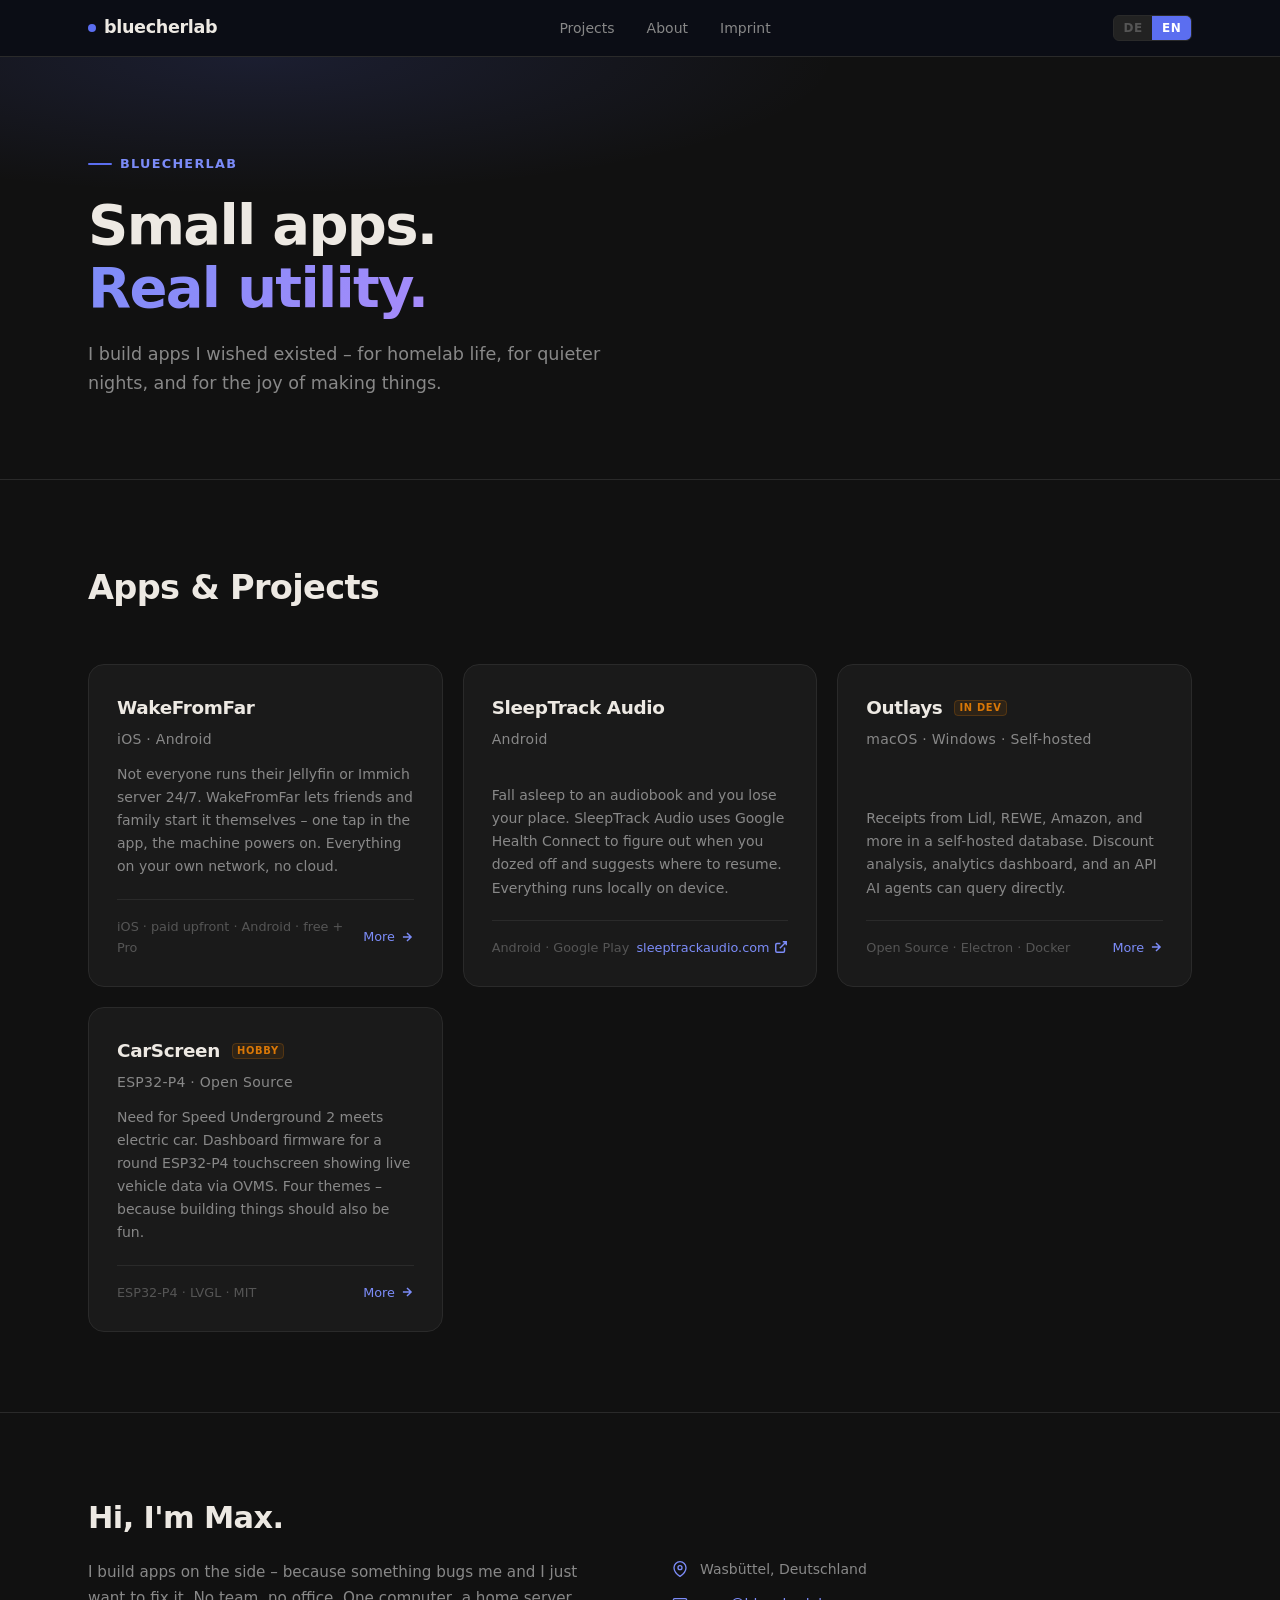
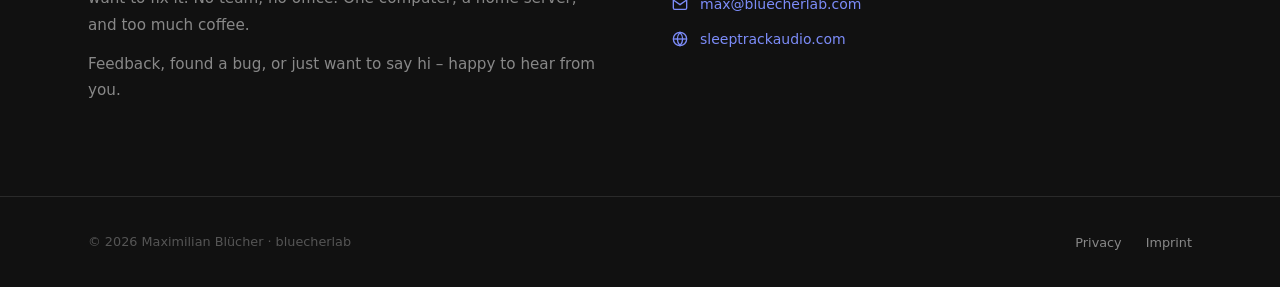
<file: website/index.html>
<!DOCTYPE html>
<html lang="de" class="lang-de">
<head>
  <meta charset="UTF-8">
  <meta name="viewport" content="width=device-width, initial-scale=1.0">
  <title>bluecherlab – Apps & Projekte von Maximilian Blücher</title>
  <meta name="description" content="Apps und Projekte von Maximilian Blücher. WakeFromFar, SleepTrack Audio, CarScreen.">
  <meta name="robots" content="index, follow">
  <link rel="canonical" href="https://bluecherlab.com">
  <meta property="og:type" content="website">
  <meta property="og:url" content="https://bluecherlab.com">
  <meta property="og:title" content="bluecherlab – Maximilian Blücher">
  <meta property="og:description" content="Apps und Projekte von Maximilian Blücher aus Wasbüttel.">
  <link rel="stylesheet" href="style.css">
</head>
<body>

<header>
  <div class="container">
    <nav class="nav">
      <a href="." class="logo">
        <span class="logo-dot"></span>
        bluecherlab
      </a>
      <ul class="nav-links">
        <li><a href="#apps"><span class="de">Projekte</span><span class="en">Projects</span></a></li>
        <li><a href="#about"><span class="de">Über mich</span><span class="en">About</span></a></li>
        <li><a href="imprint.html"><span class="de">Impressum</span><span class="en">Imprint</span></a></li>
      </ul>
      <div class="nav-right">
        <div class="lang-switch" role="group" aria-label="Language / Sprache">
          <button id="btn-de" onclick="setLang('de')" aria-label="Deutsch" class="active">DE</button>
          <button id="btn-en" onclick="setLang('en')" aria-label="English">EN</button>
        </div>
      </div>
    </nav>
  </div>
</header>

<!-- ===== HERO ===== -->
<section class="hero section">
  <div class="container">
    <p class="hero-eyebrow">bluecherlab</p>
    <h1>
      <span class="de">Kleine Apps.<br><em>Echter Nutzen.</em></span>
      <span class="en">Small apps.<br><em>Real utility.</em></span>
    </h1>
    <p class="hero-sub">
      <span class="de">Ich baue Apps, die ich selbst vermisst habe – für den Heimserver-Alltag, für ruhigere Nächte, und weil Bauen einfach Spaß macht.</span>
      <span class="en">I build apps I wished existed – for homelab life, for quieter nights, and for the joy of making things.</span>
    </p>
  </div>
</section>

<hr class="divider">

<!-- ===== PROJECTS ===== -->
<section class="section" id="apps">
  <div class="container">
    <div class="section-header">
      <h2>
        <span class="de">Apps &amp; Projekte</span>
        <span class="en">Apps &amp; Projects</span>
      </h2>
    </div>

    <div class="projects-grid">

      <!-- WakeFromFar -->
      <a href="wakefromfar/" class="project-card">
        <h3>WakeFromFar</h3>
        <p class="project-card-platform">iOS · Android</p>
        <p>
          <span class="de">Manche Jellyfin- oder Immich-Server laufen nicht 24/7. WakeFromFar lässt Freunde und Familie den Server trotzdem selbst starten – ein Tap in der App, der Rechner fährt hoch. Alles im eigenen Netzwerk, keine Cloud.</span>
          <span class="en">Not everyone runs their Jellyfin or Immich server 24/7. WakeFromFar lets friends and family start it themselves – one tap in the app, the machine powers on. Everything on your own network, no cloud.</span>
        </p>
        <div class="project-card-footer">
          <span>
            <span class="de">iOS · Einmaliger Kauf · Android · Kostenlos + Pro</span>
            <span class="en">iOS · paid upfront · Android · free + Pro</span>
          </span>
          <span class="project-card-link">
            <span class="de">Mehr</span><span class="en">More</span>
            <svg width="14" height="14" viewBox="0 0 24 24" fill="none" stroke="currentColor" stroke-width="2.5"><path d="M5 12h14M12 5l7 7-7 7"/></svg>
          </span>
        </div>
      </a>

      <!-- SleepTrack Audio -->
      <a href="https://sleeptrackaudio.com" target="_blank" rel="noopener noreferrer" class="project-card">
        <h3>SleepTrack Audio</h3>
        <p class="project-card-platform">Android</p>
        <p>
          <span class="de">Beim Einschlafen verliert man seinen Platz im Hörbuch. SleepTrack Audio merkt sich über Google Health Connect, wann du weggedämmert bist, und schlägt morgens den richtigen Moment vor. Alles lokal auf dem Gerät.</span>
          <span class="en">Fall asleep to an audiobook and you lose your place. SleepTrack Audio uses Google Health Connect to figure out when you dozed off and suggests where to resume. Everything runs locally on device.</span>
        </p>
        <div class="project-card-footer">
          <span>Android · Google Play</span>
          <span class="project-card-link">
            sleeptrackaudio.com
            <svg width="14" height="14" viewBox="0 0 24 24" fill="none" stroke="currentColor" stroke-width="2.5"><path d="M18 13v6a2 2 0 01-2 2H5a2 2 0 01-2-2V8a2 2 0 012-2h6M15 3h6v6M10 14L21 3"/></svg>
          </span>
        </div>
      </a>

      <!-- Outlays -->
      <a href="outlays/" class="project-card">
        <h3>Outlays <span class="hobby-badge"><span class="de">In Entwicklung</span><span class="en">In Dev</span></span></h3>
        <p class="project-card-platform">
          <span class="de">macOS · Windows · Self-hosted</span>
          <span class="en">macOS · Windows · Self-hosted</span>
        </p>
        <p>
          <span class="de">Kassenbons von Lidl, REWE, Amazon und mehr in einer selbst gehosteten Datenbank. Mit Rabatt-Auswertung, Analytics-Dashboard und einer API, über die auch KI-Agenten direkt abfragen können.</span>
          <span class="en">Receipts from Lidl, REWE, Amazon, and more in a self-hosted database. Discount analysis, analytics dashboard, and an API AI agents can query directly.</span>
        </p>
        <div class="project-card-footer">
          <span>Open Source · Electron · Docker</span>
          <span class="project-card-link">
            <span class="de">Mehr</span><span class="en">More</span>
            <svg width="14" height="14" viewBox="0 0 24 24" fill="none" stroke="currentColor" stroke-width="2.5"><path d="M5 12h14M12 5l7 7-7 7"/></svg>
          </span>
        </div>
      </a>

      <!-- CarScreen -->
      <a href="carscreen/" class="project-card">
        <h3>CarScreen <span class="hobby-badge"><span class="de">Hobby</span><span class="en">Hobby</span></span></h3>
        <p class="project-card-platform">ESP32-P4 · Open Source</p>
        <p>
          <span class="de">Need for Speed Underground 2 trifft Elektroauto. Dashboard-Firmware für ein rundes ESP32-P4 Touchdisplay, das Live-Fahrzeugdaten per OVMS empfängt. Vier Themes, weil Basteln auch Spaß machen darf.</span>
          <span class="en">Need for Speed Underground 2 meets electric car. Dashboard firmware for a round ESP32-P4 touchscreen showing live vehicle data via OVMS. Four themes – because building things should also be fun.</span>
        </p>
        <div class="project-card-footer">
          <span>ESP32-P4 · LVGL · MIT</span>
          <span class="project-card-link">
            <span class="de">Mehr</span><span class="en">More</span>
            <svg width="14" height="14" viewBox="0 0 24 24" fill="none" stroke="currentColor" stroke-width="2.5"><path d="M5 12h14M12 5l7 7-7 7"/></svg>
          </span>
        </div>
      </a>

    </div>
  </div>
</section>

<hr class="divider">

<!-- ===== ABOUT ===== -->
<section class="section" id="about">
  <div class="container">
    <div class="about-grid">
      <div class="about-text">
        <h2>
          <span class="de">Hallo, ich bin Max.</span>
          <span class="en">Hi, I'm Max.</span>
        </h2>
        <p>
          <span class="de">Ich entwickle Apps nebenbei – weil mich etwas nervt und ich's einfach bauen will. Kein Team, kein Büro. Ein Rechner, ein Heimserver und zu viel Kaffee.</span>
          <span class="en">I build apps on the side – because something bugs me and I just want to fix it. No team, no office. One computer, a home server, and too much coffee.</span>
        </p>
        <p>
          <span class="de">Feedback, Fehler gefunden, oder einfach Hallo sagen – ich freue mich über eine Mail.</span>
          <span class="en">Feedback, found a bug, or just want to say hi – happy to hear from you.</span>
        </p>
      </div>
      <div class="about-meta">
        <div class="meta-item">
          <svg width="16" height="16" viewBox="0 0 24 24" fill="none" stroke="currentColor" stroke-width="2"><path d="M21 10c0 7-9 13-9 13s-9-6-9-13a9 9 0 0118 0z"/><circle cx="12" cy="10" r="3"/></svg>
          Wasbüttel, Deutschland
        </div>
        <div class="meta-item">
          <svg width="16" height="16" viewBox="0 0 24 24" fill="none" stroke="currentColor" stroke-width="2"><path d="M4 4h16c1.1 0 2 .9 2 2v12c0 1.1-.9 2-2 2H4c-1.1 0-2-.9-2-2V6c0-1.1.9-2 2-2z"/><polyline points="22,6 12,13 2,6"/></svg>
          <a href="mailto:max@bluecherlab.com">max@bluecherlab.com</a>
        </div>
        <div class="meta-item">
          <svg width="16" height="16" viewBox="0 0 24 24" fill="none" stroke="currentColor" stroke-width="2"><circle cx="12" cy="12" r="10"/><line x1="2" y1="12" x2="22" y2="12"/><path d="M12 2a15.3 15.3 0 014 10 15.3 15.3 0 01-4 10 15.3 15.3 0 01-4-10 15.3 15.3 0 014-10z"/></svg>
          <a href="https://sleeptrackaudio.com" target="_blank" rel="noopener noreferrer">sleeptrackaudio.com</a>
        </div>
      </div>
    </div>
  </div>
</section>

<!-- ===== FOOTER ===== -->
<footer>
  <div class="container">
    <div class="footer-inner">
      <p class="footer-copy">© 2026 Maximilian Blücher · bluecherlab</p>
      <ul class="footer-links">
        <li><a href="privacy.html"><span class="de">Datenschutz</span><span class="en">Privacy</span></a></li>
        <li><a href="imprint.html"><span class="de">Impressum</span><span class="en">Imprint</span></a></li>
      </ul>
    </div>
  </div>
</footer>

<script>
  const LS_KEY = 'wff-lang';
  function setLang(lang) {
    document.documentElement.classList.remove('lang-de', 'lang-en');
    document.documentElement.classList.add('lang-' + lang);
    document.documentElement.lang = lang;
    document.getElementById('btn-de').classList.toggle('active', lang === 'de');
    document.getElementById('btn-en').classList.toggle('active', lang === 'en');
    try { localStorage.setItem(LS_KEY, lang); } catch(e) {}
  }
  (function() {
    let lang;
    try { lang = localStorage.getItem(LS_KEY); } catch(e) {}
    if (!lang) lang = (navigator.language || 'de').startsWith('de') ? 'de' : 'en';
    setLang(lang);
  })();
</script>

</body>
</html>
</file>
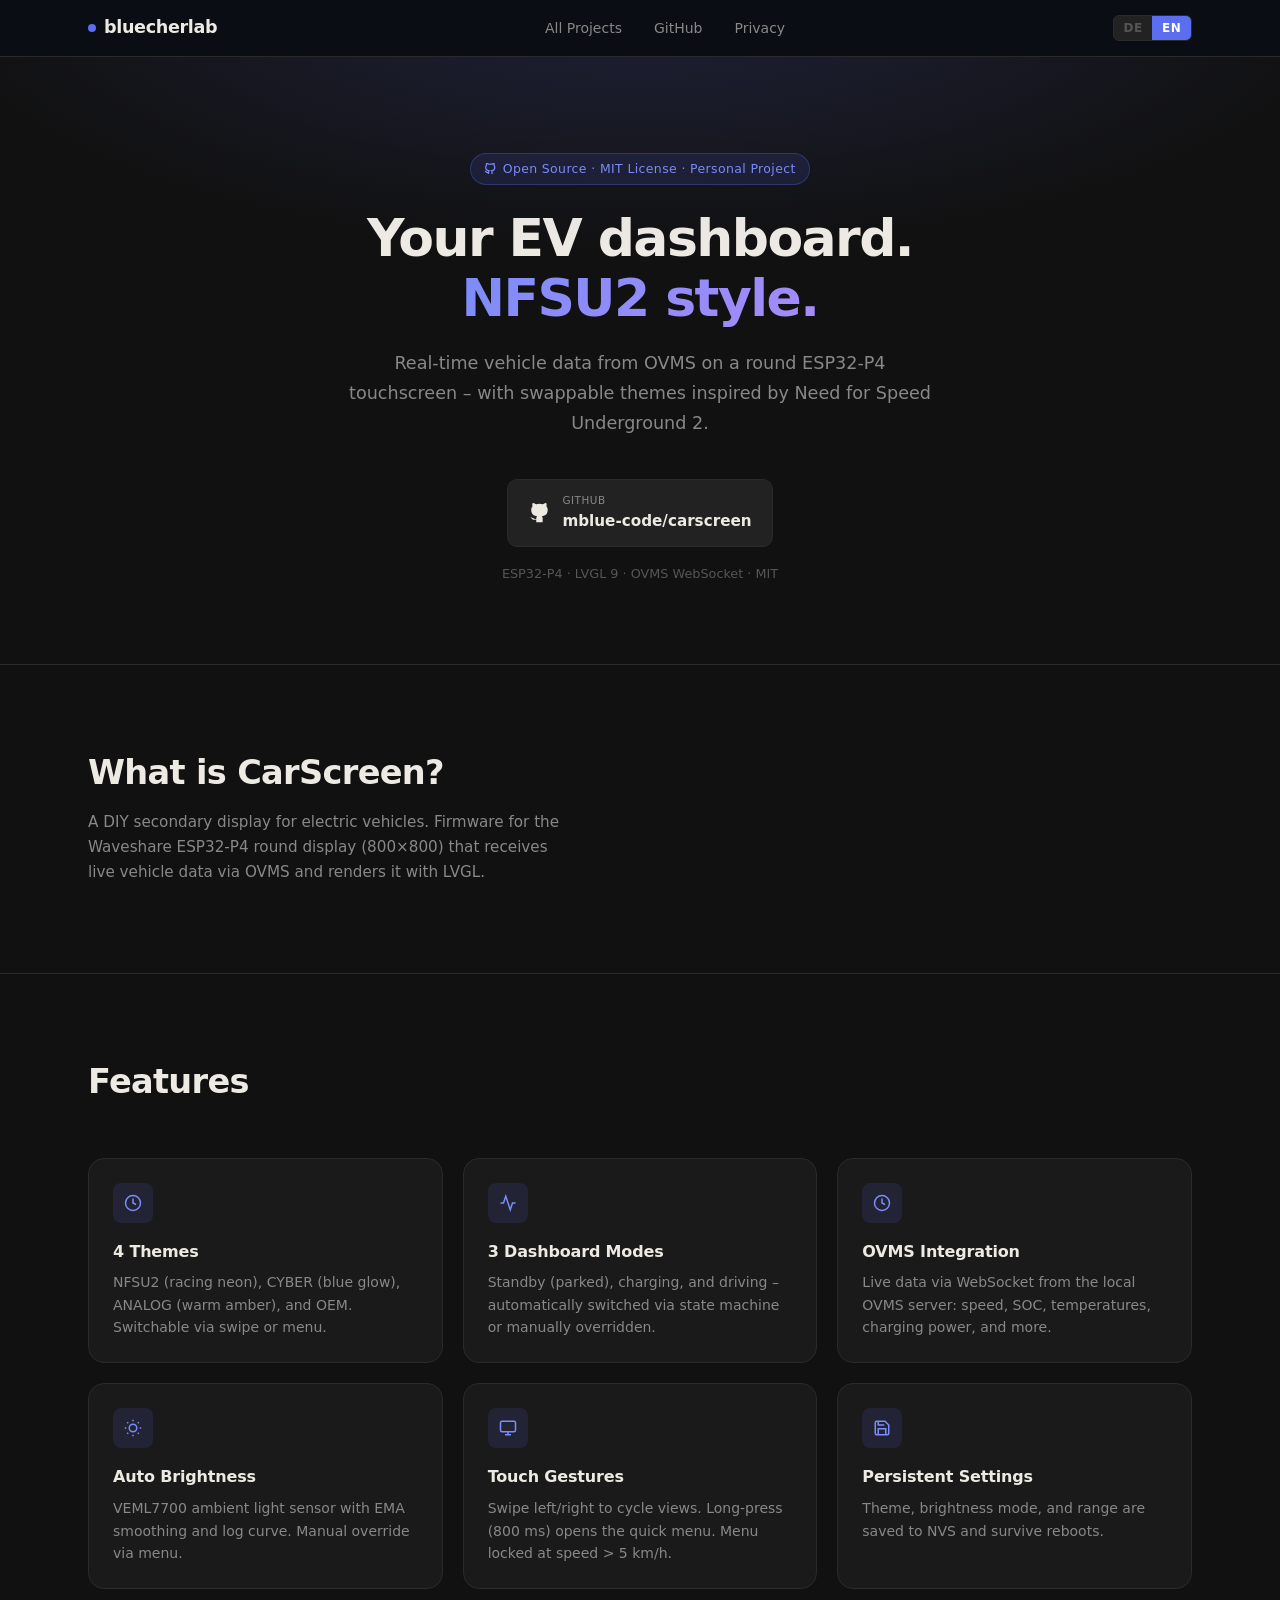
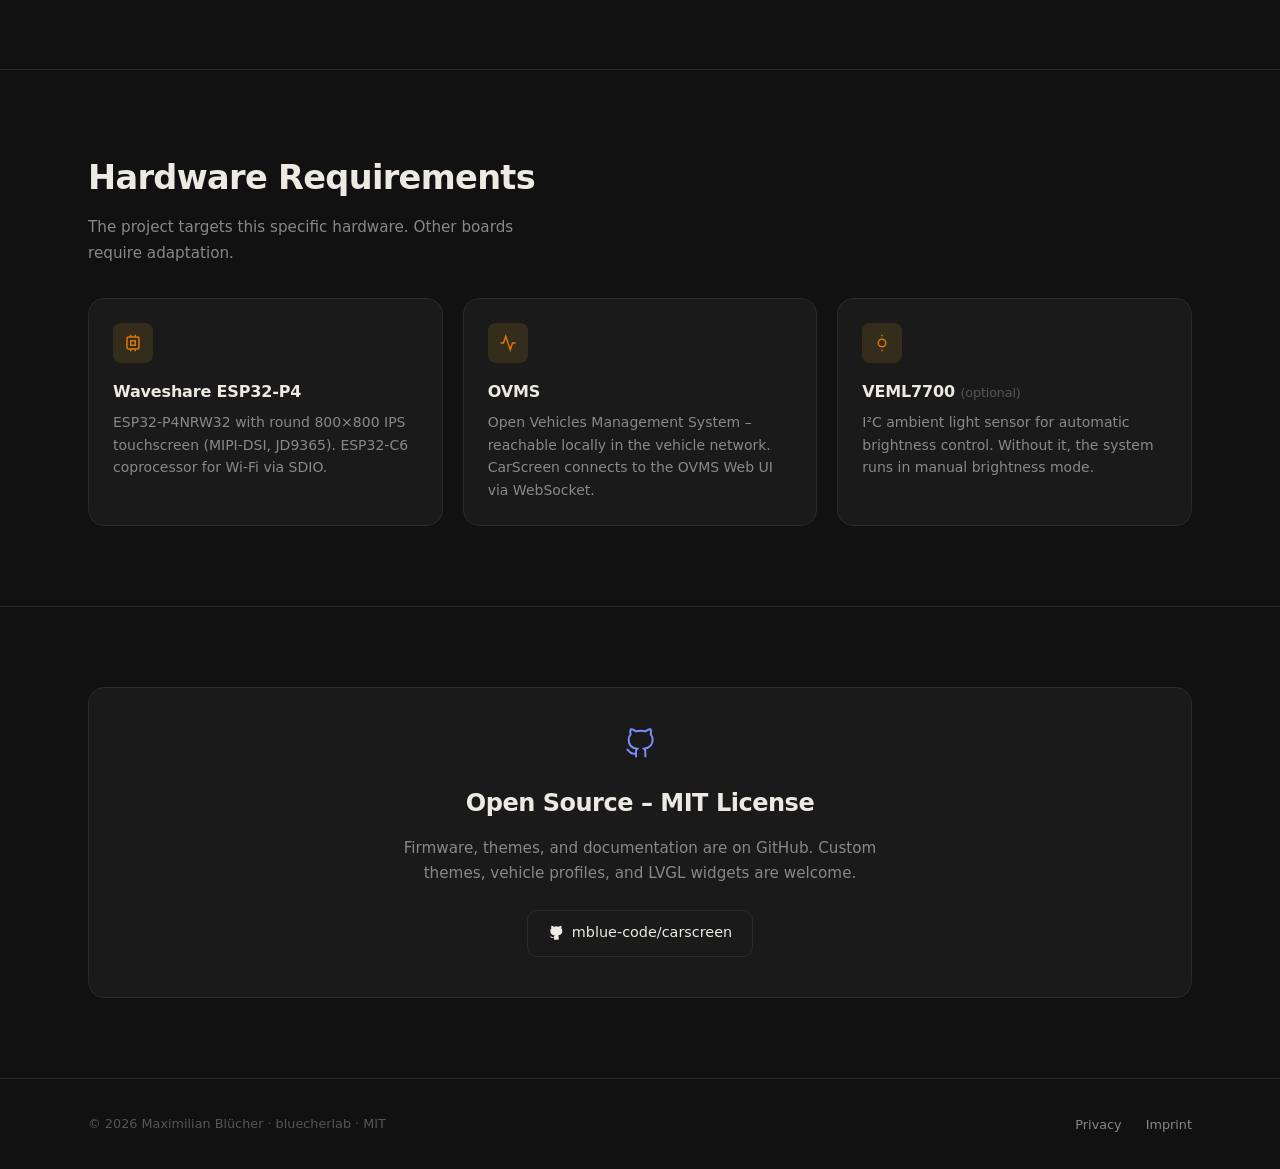
<file: website/carscreen/index.html>
<!DOCTYPE html>
<html lang="de" class="lang-de">
<head>
  <meta charset="UTF-8">
  <meta name="viewport" content="width=device-width, initial-scale=1.0">
  <title>CarScreen – EV Dashboard im NFSU2-Stil</title>
  <meta name="description" content="Selbstgebautes EV-Dashboard auf ESP32-P4 mit LVGL. NFSU2-inspirierte Themes, OVMS-Integration, Touchscreen. Open Source, MIT Lizenz.">
  <meta name="robots" content="index, follow">
  <link rel="canonical" href="https://bluecherlab.com/carscreen/">
  <meta property="og:type" content="website">
  <meta property="og:url" content="https://bluecherlab.com/carscreen/">
  <meta property="og:title" content="CarScreen – EV Dashboard">
  <meta property="og:description" content="Need for Speed Underground 2 trifft Elektroauto. ESP32-P4 Dashboard mit OVMS.">
  <link rel="stylesheet" href="../style.css">
</head>
<body>

<header>
  <div class="container">
    <nav class="nav">
      <a href="../" class="logo">
        <span class="logo-dot"></span>
        bluecherlab
      </a>
      <ul class="nav-links">
        <li><a href="../#apps"><span class="de">Alle Projekte</span><span class="en">All Projects</span></a></li>
        <li><a href="https://github.com/mblue-code/carscreen" target="_blank" rel="noopener noreferrer">GitHub</a></li>
        <li><a href="../privacy.html"><span class="de">Datenschutz</span><span class="en">Privacy</span></a></li>
      </ul>
      <div class="nav-right">
        <div class="lang-switch" role="group" aria-label="Language / Sprache">
          <button id="btn-de" onclick="setLang('de')" aria-label="Deutsch" class="active">DE</button>
          <button id="btn-en" onclick="setLang('en')" aria-label="English">EN</button>
        </div>
      </div>
    </nav>
  </div>
</header>

<!-- ===== HERO ===== -->
<section class="hero-centered">
  <div class="container">
    <div class="badge">
      <svg width="12" height="12" viewBox="0 0 24 24" fill="none" stroke="currentColor" stroke-width="2.5"><path d="M9 19c-5 1.5-5-2.5-7-3m14 6v-3.87a3.37 3.37 0 0 0-.94-2.61c3.14-.35 6.44-1.54 6.44-7A5.44 5.44 0 0 0 20 4.77 5.07 5.07 0 0 0 19.91 1S18.73.65 16 2.48a13.38 13.38 0 0 0-7 0C6.27.65 5.09 1 5.09 1A5.07 5.07 0 0 0 5 4.77a5.44 5.44 0 0 0-1.5 3.78c0 5.42 3.3 6.61 6.44 7A3.37 3.37 0 0 0 9 18.13V22"/></svg>
      <span class="de">Open Source · MIT Lizenz · Persönliches Projekt</span>
      <span class="en">Open Source · MIT License · Personal Project</span>
    </div>

    <h1>
      <span class="de">Dein EV-Dashboard.<br><em>NFSU2-Style.</em></span>
      <span class="en">Your EV dashboard.<br><em>NFSU2 style.</em></span>
    </h1>

    <p class="hero-sub-centered">
      <span class="de">Echtzeit-Fahrzeugdaten vom OVMS-System auf einem runden ESP32-P4 Touchscreen – mit wechselbaren Themes im Need for Speed Underground 2-Stil.</span>
      <span class="en">Real-time vehicle data from OVMS on a round ESP32-P4 touchscreen – with swappable themes inspired by Need for Speed Underground 2.</span>
    </p>

    <div class="store-buttons">
      <a href="https://github.com/mblue-code/carscreen" target="_blank" rel="noopener noreferrer" class="store-btn">
        <svg width="22" height="22" viewBox="0 0 24 24" fill="currentColor" aria-hidden="true">
          <path d="M9 19c-5 1.5-5-2.5-7-3m14 6v-3.87a3.37 3.37 0 0 0-.94-2.61c3.14-.35 6.44-1.54 6.44-7A5.44 5.44 0 0 0 20 4.77 5.07 5.07 0 0 0 19.91 1S18.73.65 16 2.48a13.38 13.38 0 0 0-7 0C6.27.65 5.09 1 5.09 1A5.07 5.07 0 0 0 5 4.77a5.44 5.44 0 0 0-1.5 3.78c0 5.42 3.3 6.61 6.44 7A3.37 3.37 0 0 0 9 18.13V22"/>
        </svg>
        <div class="store-btn-text">
          <small>GitHub</small>
          <strong>mblue-code/carscreen</strong>
        </div>
      </a>
    </div>

    <p class="hero-note">
      <span class="de">ESP32-P4 · LVGL 9 · OVMS WebSocket · MIT</span>
      <span class="en">ESP32-P4 · LVGL 9 · OVMS WebSocket · MIT</span>
    </p>
  </div>
</section>

<hr class="divider">

<!-- ===== ABOUT ===== -->
<section class="section" id="about">
  <div class="container">
    <div class="section-header">
      <h2>
        <span class="de">Was ist CarScreen?</span>
        <span class="en">What is CarScreen?</span>
      </h2>
      <p>
        <span class="de">Ein selbstgebautes Sekundärdisplay für Elektrofahrzeuge. Firmware für das Waveshare ESP32-P4 Round Display (800×800), das Fahrzeugdaten live über OVMS empfängt und mit LVGL visualisiert.</span>
        <span class="en">A DIY secondary display for electric vehicles. Firmware for the Waveshare ESP32-P4 round display (800×800) that receives live vehicle data via OVMS and renders it with LVGL.</span>
      </p>
    </div>
  </div>
</section>

<hr class="divider">

<!-- ===== FEATURES ===== -->
<section class="section" id="features">
  <div class="container">
    <div class="section-header">
      <h2>
        <span class="de">Funktionen</span>
        <span class="en">Features</span>
      </h2>
    </div>

    <div class="features-grid">

      <div class="feature-card">
        <div class="feature-icon">
          <svg width="18" height="18" viewBox="0 0 24 24" fill="none" stroke="currentColor" stroke-width="2"><circle cx="12" cy="12" r="10"/><polyline points="12 6 12 12 16 14"/></svg>
        </div>
        <h3><span class="de">4 Themes</span><span class="en">4 Themes</span></h3>
        <p>
          <span class="de">NFSU2 (Rennsport-Neon), CYBER (blaues Glow), ANALOG (warmes Amber) und OEM. Per Swipe oder Menü wechselbar.</span>
          <span class="en">NFSU2 (racing neon), CYBER (blue glow), ANALOG (warm amber), and OEM. Switchable via swipe or menu.</span>
        </p>
      </div>

      <div class="feature-card">
        <div class="feature-icon">
          <svg width="18" height="18" viewBox="0 0 24 24" fill="none" stroke="currentColor" stroke-width="2"><polyline points="22 12 18 12 15 21 9 3 6 12 2 12"/></svg>
        </div>
        <h3><span class="de">3 Dashboard-Modi</span><span class="en">3 Dashboard Modes</span></h3>
        <p>
          <span class="de">Standby (geparkt), Laden und Fahren – automatisch per State Machine umgeschaltet oder manuell überschrieben.</span>
          <span class="en">Standby (parked), charging, and driving – automatically switched via state machine or manually overridden.</span>
        </p>
      </div>

      <div class="feature-card">
        <div class="feature-icon">
          <svg width="18" height="18" viewBox="0 0 24 24" fill="none" stroke="currentColor" stroke-width="2"><path d="M12 2a10 10 0 110 20A10 10 0 0112 2z"/><path d="M12 6v6l4 2"/></svg>
        </div>
        <h3><span class="de">OVMS-Integration</span><span class="en">OVMS Integration</span></h3>
        <p>
          <span class="de">Live-Daten per WebSocket vom lokalen OVMS-Server: Geschwindigkeit, SOC, Temperaturen, Ladeleistung und mehr.</span>
          <span class="en">Live data via WebSocket from the local OVMS server: speed, SOC, temperatures, charging power, and more.</span>
        </p>
      </div>

      <div class="feature-card">
        <div class="feature-icon">
          <svg width="18" height="18" viewBox="0 0 24 24" fill="none" stroke="currentColor" stroke-width="2"><circle cx="12" cy="12" r="5"/><line x1="12" y1="1" x2="12" y2="3"/><line x1="12" y1="21" x2="12" y2="23"/><line x1="4.22" y1="4.22" x2="5.64" y2="5.64"/><line x1="18.36" y1="18.36" x2="19.78" y2="19.78"/><line x1="1" y1="12" x2="3" y2="12"/><line x1="21" y1="12" x2="23" y2="12"/><line x1="4.22" y1="19.78" x2="5.64" y2="18.36"/><line x1="18.36" y1="5.64" x2="19.78" y2="4.22"/></svg>
        </div>
        <h3><span class="de">Auto-Helligkeit</span><span class="en">Auto Brightness</span></h3>
        <p>
          <span class="de">VEML7700-Umgebungslichtsensor mit EMA-Glättung und logarithmischer Kurve. Manuelle Überschreibung im Menü.</span>
          <span class="en">VEML7700 ambient light sensor with EMA smoothing and log curve. Manual override via menu.</span>
        </p>
      </div>

      <div class="feature-card">
        <div class="feature-icon">
          <svg width="18" height="18" viewBox="0 0 24 24" fill="none" stroke="currentColor" stroke-width="2"><rect x="2" y="3" width="20" height="14" rx="2"/><path d="M8 21h8M12 17v4"/></svg>
        </div>
        <h3><span class="de">Touch-Gesten</span><span class="en">Touch Gestures</span></h3>
        <p>
          <span class="de">Swipe links/rechts zum Wechseln der Ansicht. Lang-Press (800 ms) öffnet das Quick-Menü. Fahrsperre bei Tempo &gt; 5 km/h.</span>
          <span class="en">Swipe left/right to cycle views. Long-press (800 ms) opens the quick menu. Menu locked at speed &gt; 5 km/h.</span>
        </p>
      </div>

      <div class="feature-card">
        <div class="feature-icon">
          <svg width="18" height="18" viewBox="0 0 24 24" fill="none" stroke="currentColor" stroke-width="2"><path d="M19 21H5a2 2 0 01-2-2V5a2 2 0 012-2h11l5 5v11a2 2 0 01-2 2z"/><polyline points="17 21 17 13 7 13 7 21"/><polyline points="7 3 7 8 15 8"/></svg>
        </div>
        <h3><span class="de">Persistente Einstellungen</span><span class="en">Persistent Settings</span></h3>
        <p>
          <span class="de">Theme, Helligkeitsmodus und -bereich werden im NVS gespeichert und überleben Neustarts.</span>
          <span class="en">Theme, brightness mode, and range are saved to NVS and survive reboots.</span>
        </p>
      </div>

    </div>
  </div>
</section>

<hr class="divider">

<!-- ===== HARDWARE ===== -->
<section class="section" id="hardware">
  <div class="container">
    <div class="section-header">
      <h2>
        <span class="de">Hardware-Voraussetzungen</span>
        <span class="en">Hardware Requirements</span>
      </h2>
      <p>
        <span class="de">Das Projekt ist auf diese Hardware ausgelegt. Andere Boards erfordern Anpassungen.</span>
        <span class="en">The project targets this specific hardware. Other boards require adaptation.</span>
      </p>
    </div>

    <div class="features-grid" style="margin-top: 2rem;">

      <div class="feature-card">
        <div class="feature-icon" style="background: rgba(240,180,41,0.12); color: var(--amber);">
          <svg width="18" height="18" viewBox="0 0 24 24" fill="none" stroke="currentColor" stroke-width="2"><rect x="4" y="4" width="16" height="16" rx="2"/><rect x="9" y="9" width="6" height="6"/><line x1="9" y1="1" x2="9" y2="4"/><line x1="15" y1="1" x2="15" y2="4"/><line x1="9" y1="20" x2="9" y2="23"/><line x1="15" y1="20" x2="15" y2="23"/></svg>
        </div>
        <h3>Waveshare ESP32-P4</h3>
        <p>
          <span class="de">ESP32-P4NRW32 mit rundem 800×800 IPS-Touchscreen (MIPI-DSI, JD9365). ESP32-C6 Koprozessor für Wi-Fi über SDIO.</span>
          <span class="en">ESP32-P4NRW32 with round 800×800 IPS touchscreen (MIPI-DSI, JD9365). ESP32-C6 coprocessor for Wi-Fi via SDIO.</span>
        </p>
      </div>

      <div class="feature-card">
        <div class="feature-icon" style="background: rgba(240,180,41,0.12); color: var(--amber);">
          <svg width="18" height="18" viewBox="0 0 24 24" fill="none" stroke="currentColor" stroke-width="2"><polyline points="22 12 18 12 15 21 9 3 6 12 2 12"/></svg>
        </div>
        <h3>OVMS</h3>
        <p>
          <span class="de">Open Vehicles Management System – lokal im Fahrzeugnetzwerk erreichbar. CarScreen verbindet sich per WebSocket mit dem OVMS Web-UI.</span>
          <span class="en">Open Vehicles Management System – reachable locally in the vehicle network. CarScreen connects to the OVMS Web UI via WebSocket.</span>
        </p>
      </div>

      <div class="feature-card">
        <div class="feature-icon" style="background: rgba(240,180,41,0.12); color: var(--amber);">
          <svg width="18" height="18" viewBox="0 0 24 24" fill="none" stroke="currentColor" stroke-width="2"><circle cx="12" cy="12" r="5"/><line x1="12" y1="1" x2="12" y2="3"/><line x1="12" y1="21" x2="12" y2="23"/></svg>
        </div>
        <h3>VEML7700 <span style="color:var(--dim);font-weight:400;font-size:0.8rem;">(optional)</span></h3>
        <p>
          <span class="de">I²C-Umgebungslichtsensor für automatische Helligkeitsregelung. Ohne den Sensor läuft das System im manuellen Modus.</span>
          <span class="en">I²C ambient light sensor for automatic brightness control. Without it, the system runs in manual brightness mode.</span>
        </p>
      </div>

    </div>
  </div>
</section>

<hr class="divider">

<!-- ===== OSS ===== -->
<section class="section">
  <div class="container">
    <div class="oss-banner">
      <svg width="32" height="32" viewBox="0 0 24 24" fill="none" stroke="currentColor" stroke-width="1.5" style="margin: 0 auto 1rem; color: var(--accent-h);" aria-hidden="true">
        <path d="M9 19c-5 1.5-5-2.5-7-3m14 6v-3.87a3.37 3.37 0 0 0-.94-2.61c3.14-.35 6.44-1.54 6.44-7A5.44 5.44 0 0 0 20 4.77 5.07 5.07 0 0 0 19.91 1S18.73.65 16 2.48a13.38 13.38 0 0 0-7 0C6.27.65 5.09 1 5.09 1A5.07 5.07 0 0 0 5 4.77a5.44 5.44 0 0 0-1.5 3.78c0 5.42 3.3 6.61 6.44 7A3.37 3.37 0 0 0 9 18.13V22"/>
      </svg>
      <h2>
        <span class="de">Open Source – MIT Lizenz</span>
        <span class="en">Open Source – MIT License</span>
      </h2>
      <p>
        <span class="de">Firmware, Themes und Dokumentation sind auf GitHub verfügbar. Eigene Themes, Fahrzeugprofile und LVGL-Widgets willkommen.</span>
        <span class="en">Firmware, themes, and documentation are on GitHub. Custom themes, vehicle profiles, and LVGL widgets are welcome.</span>
      </p>
      <a href="https://github.com/mblue-code/carscreen" target="_blank" rel="noopener noreferrer" class="btn btn-outline">
        <svg width="16" height="16" viewBox="0 0 24 24" fill="currentColor" aria-hidden="true">
          <path d="M9 19c-5 1.5-5-2.5-7-3m14 6v-3.87a3.37 3.37 0 0 0-.94-2.61c3.14-.35 6.44-1.54 6.44-7A5.44 5.44 0 0 0 20 4.77 5.07 5.07 0 0 0 19.91 1S18.73.65 16 2.48a13.38 13.38 0 0 0-7 0C6.27.65 5.09 1 5.09 1A5.07 5.07 0 0 0 5 4.77a5.44 5.44 0 0 0-1.5 3.78c0 5.42 3.3 6.61 6.44 7A3.37 3.37 0 0 0 9 18.13V22"/>
        </svg>
        mblue-code/carscreen
      </a>
    </div>
  </div>
</section>

<!-- ===== FOOTER ===== -->
<footer>
  <div class="container">
    <div class="footer-inner">
      <p class="footer-copy">© 2026 Maximilian Blücher · bluecherlab · MIT</p>
      <ul class="footer-links">
        <li><a href="../privacy.html"><span class="de">Datenschutz</span><span class="en">Privacy</span></a></li>
        <li><a href="../imprint.html"><span class="de">Impressum</span><span class="en">Imprint</span></a></li>
      </ul>
    </div>
  </div>
</footer>

<script>
  const LS_KEY = 'wff-lang';
  function setLang(lang) {
    document.documentElement.classList.remove('lang-de', 'lang-en');
    document.documentElement.classList.add('lang-' + lang);
    document.documentElement.lang = lang;
    document.getElementById('btn-de').classList.toggle('active', lang === 'de');
    document.getElementById('btn-en').classList.toggle('active', lang === 'en');
    try { localStorage.setItem(LS_KEY, lang); } catch(e) {}
  }
  (function() {
    let lang;
    try { lang = localStorage.getItem(LS_KEY); } catch(e) {}
    if (!lang) lang = (navigator.language || 'de').startsWith('de') ? 'de' : 'en';
    setLang(lang);
  })();
</script>

</body>
</html>
</file>
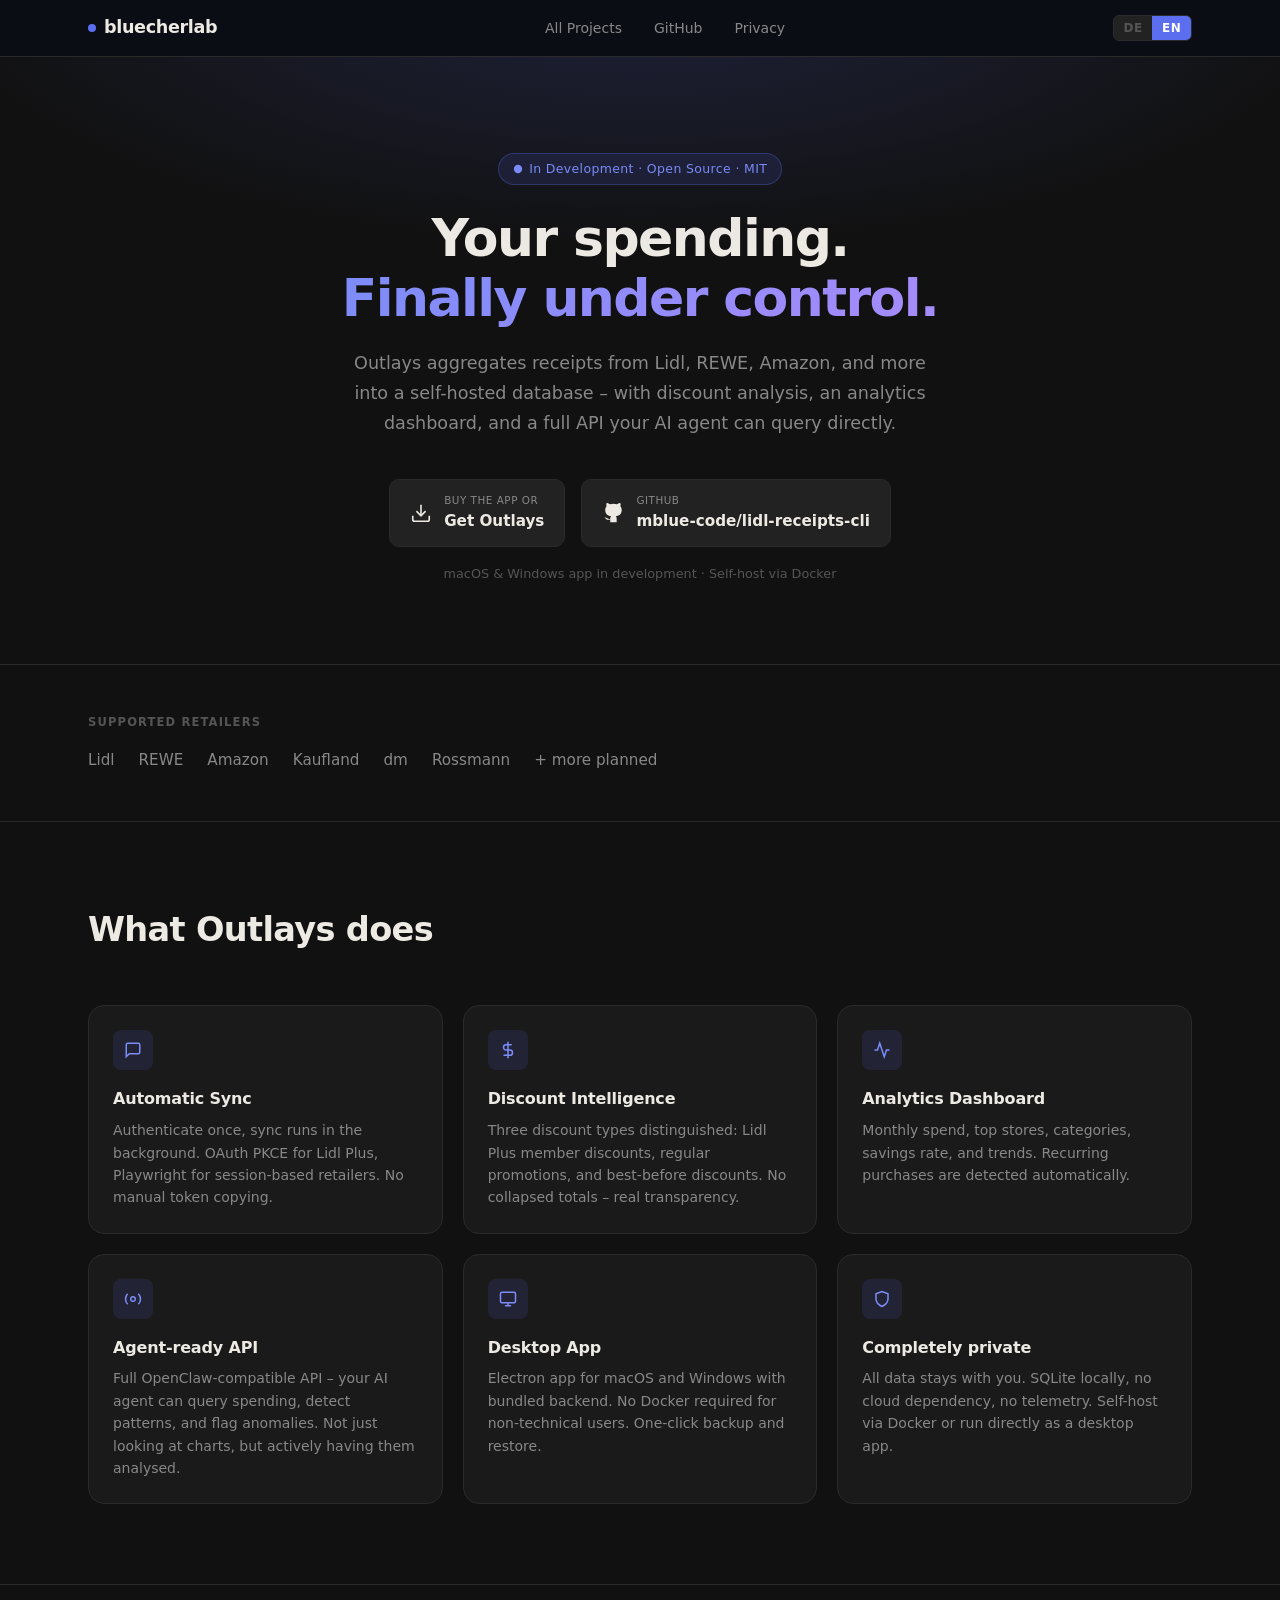
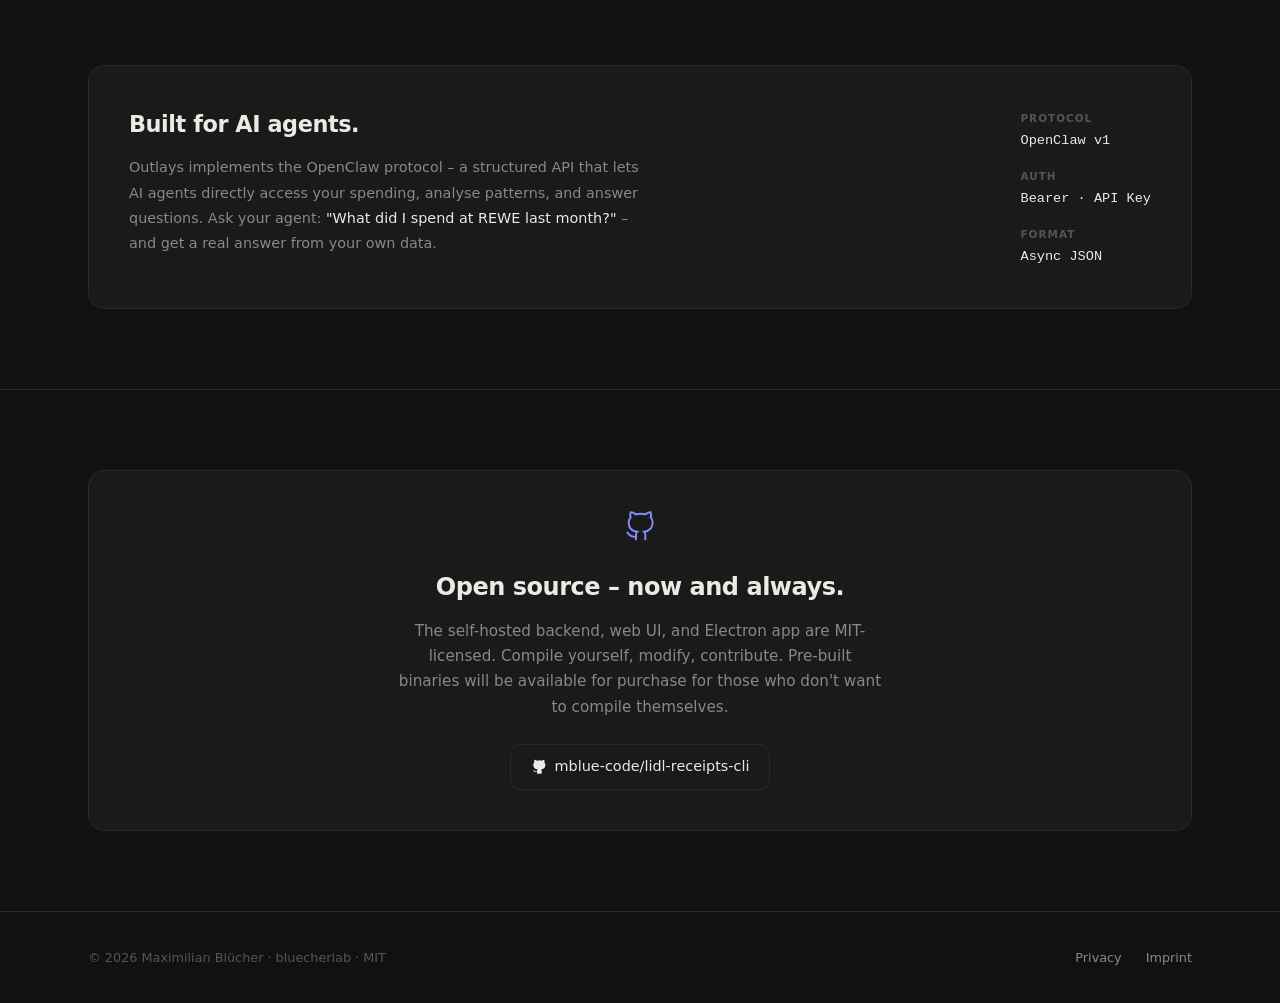
<file: website/outlays/index.html>
<!DOCTYPE html>
<html lang="de" class="lang-de">
<head>
  <meta charset="UTF-8">
  <meta name="viewport" content="width=device-width, initial-scale=1.0">
  <title>Outlays – Haushaltsausgaben. Selbst gehostet. Agent-ready.</title>
  <meta name="description" content="Outlays aggregiert deine Kassenbons von Lidl, REWE, Amazon und mehr – selbst gehostet, open source, und mit einer vollständigen API für KI-Agenten.">
  <meta name="robots" content="index, follow">
  <link rel="canonical" href="https://bluecherlab.com/outlays/">
  <meta property="og:type" content="website">
  <meta property="og:url" content="https://bluecherlab.com/outlays/">
  <meta property="og:title" content="Outlays – Self-hosted spending tracker">
  <meta property="og:description" content="Receipt aggregation, discount intelligence, and an agent-ready API. Self-hosted, open source.">
  <link rel="stylesheet" href="../style.css">
</head>
<body>

<header>
  <div class="container">
    <nav class="nav">
      <a href="../" class="logo">
        <span class="logo-dot"></span>
        bluecherlab
      </a>
      <ul class="nav-links">
        <li><a href="../#apps"><span class="de">Alle Projekte</span><span class="en">All Projects</span></a></li>
        <li><a href="https://github.com/mblue-code/lidl-receipts-cli" target="_blank" rel="noopener noreferrer">GitHub</a></li>
        <li><a href="../privacy.html"><span class="de">Datenschutz</span><span class="en">Privacy</span></a></li>
      </ul>
      <div class="nav-right">
        <div class="lang-switch" role="group" aria-label="Language / Sprache">
          <button id="btn-de" onclick="setLang('de')" aria-label="Deutsch" class="active">DE</button>
          <button id="btn-en" onclick="setLang('en')" aria-label="English">EN</button>
        </div>
      </div>
    </nav>
  </div>
</header>

<!-- ===== HERO ===== -->
<section class="hero-centered">
  <div class="container">
    <div class="badge">
      <svg width="10" height="10" viewBox="0 0 24 24" fill="currentColor" aria-hidden="true"><circle cx="12" cy="12" r="10"/></svg>
      <span class="de">In Entwicklung · Open Source · MIT</span>
      <span class="en">In Development · Open Source · MIT</span>
    </div>

    <h1>
      <span class="de">Deine Ausgaben.<br><em>Endlich im Griff.</em></span>
      <span class="en">Your spending.<br><em>Finally under control.</em></span>
    </h1>

    <p class="hero-sub-centered">
      <span class="de">Outlays sammelt Kassenbons von Lidl, REWE, Amazon und mehr in einer selbst gehosteten Datenbank – mit Rabatt-Auswertung, Analytics-Dashboard und einer vollständigen API, über die auch dein KI-Agent direkt abfragen kann.</span>
      <span class="en">Outlays aggregates receipts from Lidl, REWE, Amazon, and more into a self-hosted database – with discount analysis, an analytics dashboard, and a full API your AI agent can query directly.</span>
    </p>

    <div class="store-buttons">
      <a href="get.html" class="store-btn">
        <svg width="22" height="22" viewBox="0 0 24 24" fill="none" stroke="currentColor" stroke-width="1.75" aria-hidden="true"><path d="M21 15v4a2 2 0 01-2 2H5a2 2 0 01-2-2v-4"/><polyline points="7 10 12 15 17 10"/><line x1="12" y1="15" x2="12" y2="3"/></svg>
        <div class="store-btn-text">
          <small><span class="de">App kaufen oder</span><span class="en">Buy the app or</span></small>
          <strong><span class="de">Herunterladen</span><span class="en">Get Outlays</span></strong>
        </div>
      </a>
      <a href="https://github.com/mblue-code/lidl-receipts-cli" target="_blank" rel="noopener noreferrer" class="store-btn">
        <svg width="22" height="22" viewBox="0 0 24 24" fill="currentColor" aria-hidden="true">
          <path d="M9 19c-5 1.5-5-2.5-7-3m14 6v-3.87a3.37 3.37 0 0 0-.94-2.61c3.14-.35 6.44-1.54 6.44-7A5.44 5.44 0 0 0 20 4.77 5.07 5.07 0 0 0 19.91 1S18.73.65 16 2.48a13.38 13.38 0 0 0-7 0C6.27.65 5.09 1 5.09 1A5.07 5.07 0 0 0 5 4.77a5.44 5.44 0 0 0-1.5 3.78c0 5.42 3.3 6.61 6.44 7A3.37 3.37 0 0 0 9 18.13V22"/>
        </svg>
        <div class="store-btn-text">
          <small>GitHub</small>
          <strong>mblue-code/lidl-receipts-cli</strong>
        </div>
      </a>
    </div>

    <p class="hero-note">
      <span class="de">macOS &amp; Windows App in Entwicklung · Selbst-Hosting via Docker</span>
      <span class="en">macOS &amp; Windows app in development · Self-host via Docker</span>
    </p>
  </div>
</section>

<hr class="divider">

<!-- ===== RETAILERS ===== -->
<section class="section-sm">
  <div class="container">
    <p class="retailers-label">
      <span class="de">Unterstützte Händler</span>
      <span class="en">Supported retailers</span>
    </p>
    <div class="retailers-row">
      <span>Lidl</span>
      <span>REWE</span>
      <span>Amazon</span>
      <span>Kaufland</span>
      <span>dm</span>
      <span>Rossmann</span>
      <span class="retailers-more">
        <span class="de">+ mehr geplant</span>
        <span class="en">+ more planned</span>
      </span>
    </div>
  </div>
</section>

<hr class="divider">

<!-- ===== FEATURES ===== -->
<section class="section" id="features">
  <div class="container">
    <div class="section-header">
      <h2>
        <span class="de">Was Outlays kann</span>
        <span class="en">What Outlays does</span>
      </h2>
    </div>

    <div class="features-grid">

      <div class="feature-card">
        <div class="feature-icon">
          <svg width="18" height="18" viewBox="0 0 24 24" fill="none" stroke="currentColor" stroke-width="2"><path d="M21 15a2 2 0 0 1-2 2H7l-4 4V5a2 2 0 0 1 2-2h14a2 2 0 0 1 2 2z"/></svg>
        </div>
        <h3><span class="de">Automatische Synchronisation</span><span class="en">Automatic Sync</span></h3>
        <p>
          <span class="de">Einmal anmelden, dann läuft der Sync im Hintergrund. OAuth PKCE für Lidl Plus, Playwright für session-basierte Händler. Keine manuelle Token-Kopiererei.</span>
          <span class="en">Authenticate once, sync runs in the background. OAuth PKCE for Lidl Plus, Playwright for session-based retailers. No manual token copying.</span>
        </p>
      </div>

      <div class="feature-card">
        <div class="feature-icon">
          <svg width="18" height="18" viewBox="0 0 24 24" fill="none" stroke="currentColor" stroke-width="2"><line x1="12" y1="1" x2="12" y2="23"/><path d="M17 5H9.5a3.5 3.5 0 0 0 0 7h5a3.5 3.5 0 0 1 0 7H6"/></svg>
        </div>
        <h3><span class="de">Rabatt-Intelligenz</span><span class="en">Discount Intelligence</span></h3>
        <p>
          <span class="de">Drei Rabatttypen auseinandergehalten: Lidl Plus Mitgliedsrabatte, reguläre Aktionen und MHD-Rabatte. Keine zusammengefassten Totals – echte Transparenz.</span>
          <span class="en">Three discount types distinguished: Lidl Plus member discounts, regular promotions, and best-before discounts. No collapsed totals – real transparency.</span>
        </p>
      </div>

      <div class="feature-card">
        <div class="feature-icon">
          <svg width="18" height="18" viewBox="0 0 24 24" fill="none" stroke="currentColor" stroke-width="2"><polyline points="22 12 18 12 15 21 9 3 6 12 2 12"/></svg>
        </div>
        <h3><span class="de">Analytics Dashboard</span><span class="en">Analytics Dashboard</span></h3>
        <p>
          <span class="de">Monatliche Ausgaben, Top-Händler, Kategorien, Sparquote und Trends. Wiederkehrende Ausgaben werden automatisch erkannt.</span>
          <span class="en">Monthly spend, top stores, categories, savings rate, and trends. Recurring purchases are detected automatically.</span>
        </p>
      </div>

      <div class="feature-card">
        <div class="feature-icon">
          <svg width="18" height="18" viewBox="0 0 24 24" fill="none" stroke="currentColor" stroke-width="2"><circle cx="12" cy="12" r="3"/><path d="M19.07 4.93a10 10 0 0 1 0 14.14M4.93 4.93a10 10 0 0 0 0 14.14"/></svg>
        </div>
        <h3><span class="de">Agent-ready API</span><span class="en">Agent-ready API</span></h3>
        <p>
          <span class="de">Vollständige OpenClaw-kompatible API – dein KI-Agent kann Ausgaben abfragen, Muster erkennen und Anomalien melden. Nicht nur Diagramme ansehen, sondern aktiv analysieren lassen.</span>
          <span class="en">Full OpenClaw-compatible API – your AI agent can query spending, detect patterns, and flag anomalies. Not just looking at charts, but actively having them analysed.</span>
        </p>
      </div>

      <div class="feature-card">
        <div class="feature-icon">
          <svg width="18" height="18" viewBox="0 0 24 24" fill="none" stroke="currentColor" stroke-width="2"><rect x="2" y="3" width="20" height="14" rx="2"/><path d="M8 21h8M12 17v4"/></svg>
        </div>
        <h3><span class="de">Desktop App</span><span class="en">Desktop App</span></h3>
        <p>
          <span class="de">Electron-App für macOS und Windows mit gebündeltem Backend. Kein Docker nötig für Nicht-Techniker. Backup und Restore per Klick.</span>
          <span class="en">Electron app for macOS and Windows with bundled backend. No Docker required for non-technical users. One-click backup and restore.</span>
        </p>
      </div>

      <div class="feature-card">
        <div class="feature-icon">
          <svg width="18" height="18" viewBox="0 0 24 24" fill="none" stroke="currentColor" stroke-width="2"><path d="M12 22s8-4 8-10V5l-8-3-8 3v7c0 6 8 10 8 10z"/></svg>
        </div>
        <h3><span class="de">Komplett privat</span><span class="en">Completely private</span></h3>
        <p>
          <span class="de">Alle Daten bleiben bei dir. SQLite lokal, kein Cloud-Zwang, keine Telemetrie. Selbst gehostet via Docker oder direkt als Desktop-App.</span>
          <span class="en">All data stays with you. SQLite locally, no cloud dependency, no telemetry. Self-host via Docker or run directly as a desktop app.</span>
        </p>
      </div>

    </div>
  </div>
</section>

<hr class="divider">

<!-- ===== AGENT SECTION ===== -->
<section class="section">
  <div class="container">
    <div class="agent-banner">
      <div class="agent-banner-text">
        <h2>
          <span class="de">Gebaut für KI-Agenten.</span>
          <span class="en">Built for AI agents.</span>
        </h2>
        <p>
          <span class="de">Outlays implementiert das OpenClaw-Protokoll – eine strukturierte API, über die KI-Agenten direkt auf deine Ausgaben zugreifen, Muster analysieren und Fragen beantworten können. Frag deinen Agenten: <em>„Was habe ich letzten Monat bei REWE ausgegeben?"</em> – und bekomm eine echte Antwort aus deinen eigenen Daten.</span>
          <span class="en">Outlays implements the OpenClaw protocol – a structured API that lets AI agents directly access your spending, analyse patterns, and answer questions. Ask your agent: <em>"What did I spend at REWE last month?"</em> – and get a real answer from your own data.</span>
        </p>
      </div>
      <div class="agent-banner-meta">
        <div class="agent-meta-item">
          <span class="agent-meta-label">Protocol</span>
          <span class="agent-meta-value">OpenClaw v1</span>
        </div>
        <div class="agent-meta-item">
          <span class="agent-meta-label">Auth</span>
          <span class="agent-meta-value">Bearer · API Key</span>
        </div>
        <div class="agent-meta-item">
          <span class="agent-meta-label">Format</span>
          <span class="agent-meta-value">Async JSON</span>
        </div>
      </div>
    </div>
  </div>
</section>

<hr class="divider">

<!-- ===== OSS ===== -->
<section class="section">
  <div class="container">
    <div class="oss-banner">
      <svg width="32" height="32" viewBox="0 0 24 24" fill="none" stroke="currentColor" stroke-width="1.5" style="margin: 0 auto 1rem; color: var(--accent-h);" aria-hidden="true">
        <path d="M9 19c-5 1.5-5-2.5-7-3m14 6v-3.87a3.37 3.37 0 0 0-.94-2.61c3.14-.35 6.44-1.54 6.44-7A5.44 5.44 0 0 0 20 4.77 5.07 5.07 0 0 0 19.91 1S18.73.65 16 2.48a13.38 13.38 0 0 0-7 0C6.27.65 5.09 1 5.09 1A5.07 5.07 0 0 0 5 4.77a5.44 5.44 0 0 0-1.5 3.78c0 5.42 3.3 6.61 6.44 7A3.37 3.37 0 0 0 9 18.13V22"/>
      </svg>
      <h2>
        <span class="de">Open Source – jetzt und für immer.</span>
        <span class="en">Open source – now and always.</span>
      </h2>
      <p>
        <span class="de">Das selbst gehostete Backend, die Web-UI und die Electron-App sind MIT-lizenziert. Selbst kompilieren, anpassen, beitragen. Wer nicht selbst kompilieren möchte, kann später vorkompilierte Builds kaufen.</span>
        <span class="en">The self-hosted backend, web UI, and Electron app are MIT-licensed. Compile yourself, modify, contribute. Pre-built binaries will be available for purchase for those who don't want to compile themselves.</span>
      </p>
      <a href="https://github.com/mblue-code/lidl-receipts-cli" target="_blank" rel="noopener noreferrer" class="btn btn-outline">
        <svg width="16" height="16" viewBox="0 0 24 24" fill="currentColor" aria-hidden="true">
          <path d="M9 19c-5 1.5-5-2.5-7-3m14 6v-3.87a3.37 3.37 0 0 0-.94-2.61c3.14-.35 6.44-1.54 6.44-7A5.44 5.44 0 0 0 20 4.77 5.07 5.07 0 0 0 19.91 1S18.73.65 16 2.48a13.38 13.38 0 0 0-7 0C6.27.65 5.09 1 5.09 1A5.07 5.07 0 0 0 5 4.77a5.44 5.44 0 0 0-1.5 3.78c0 5.42 3.3 6.61 6.44 7A3.37 3.37 0 0 0 9 18.13V22"/>
        </svg>
        mblue-code/lidl-receipts-cli
      </a>
    </div>
  </div>
</section>

<!-- ===== FOOTER ===== -->
<footer>
  <div class="container">
    <div class="footer-inner">
      <p class="footer-copy">© 2026 Maximilian Blücher · bluecherlab · MIT</p>
      <ul class="footer-links">
        <li><a href="../privacy.html"><span class="de">Datenschutz</span><span class="en">Privacy</span></a></li>
        <li><a href="../imprint.html"><span class="de">Impressum</span><span class="en">Imprint</span></a></li>
      </ul>
    </div>
  </div>
</footer>

<script>
  const LS_KEY = 'wff-lang';
  function setLang(lang) {
    document.documentElement.classList.remove('lang-de', 'lang-en');
    document.documentElement.classList.add('lang-' + lang);
    document.documentElement.lang = lang;
    document.getElementById('btn-de').classList.toggle('active', lang === 'de');
    document.getElementById('btn-en').classList.toggle('active', lang === 'en');
    try { localStorage.setItem(LS_KEY, lang); } catch(e) {}
  }
  (function() {
    let lang;
    try { lang = localStorage.getItem(LS_KEY); } catch(e) {}
    if (!lang) lang = (navigator.language || 'de').startsWith('de') ? 'de' : 'en';
    setLang(lang);
  })();
</script>

</body>
</html>
</file>
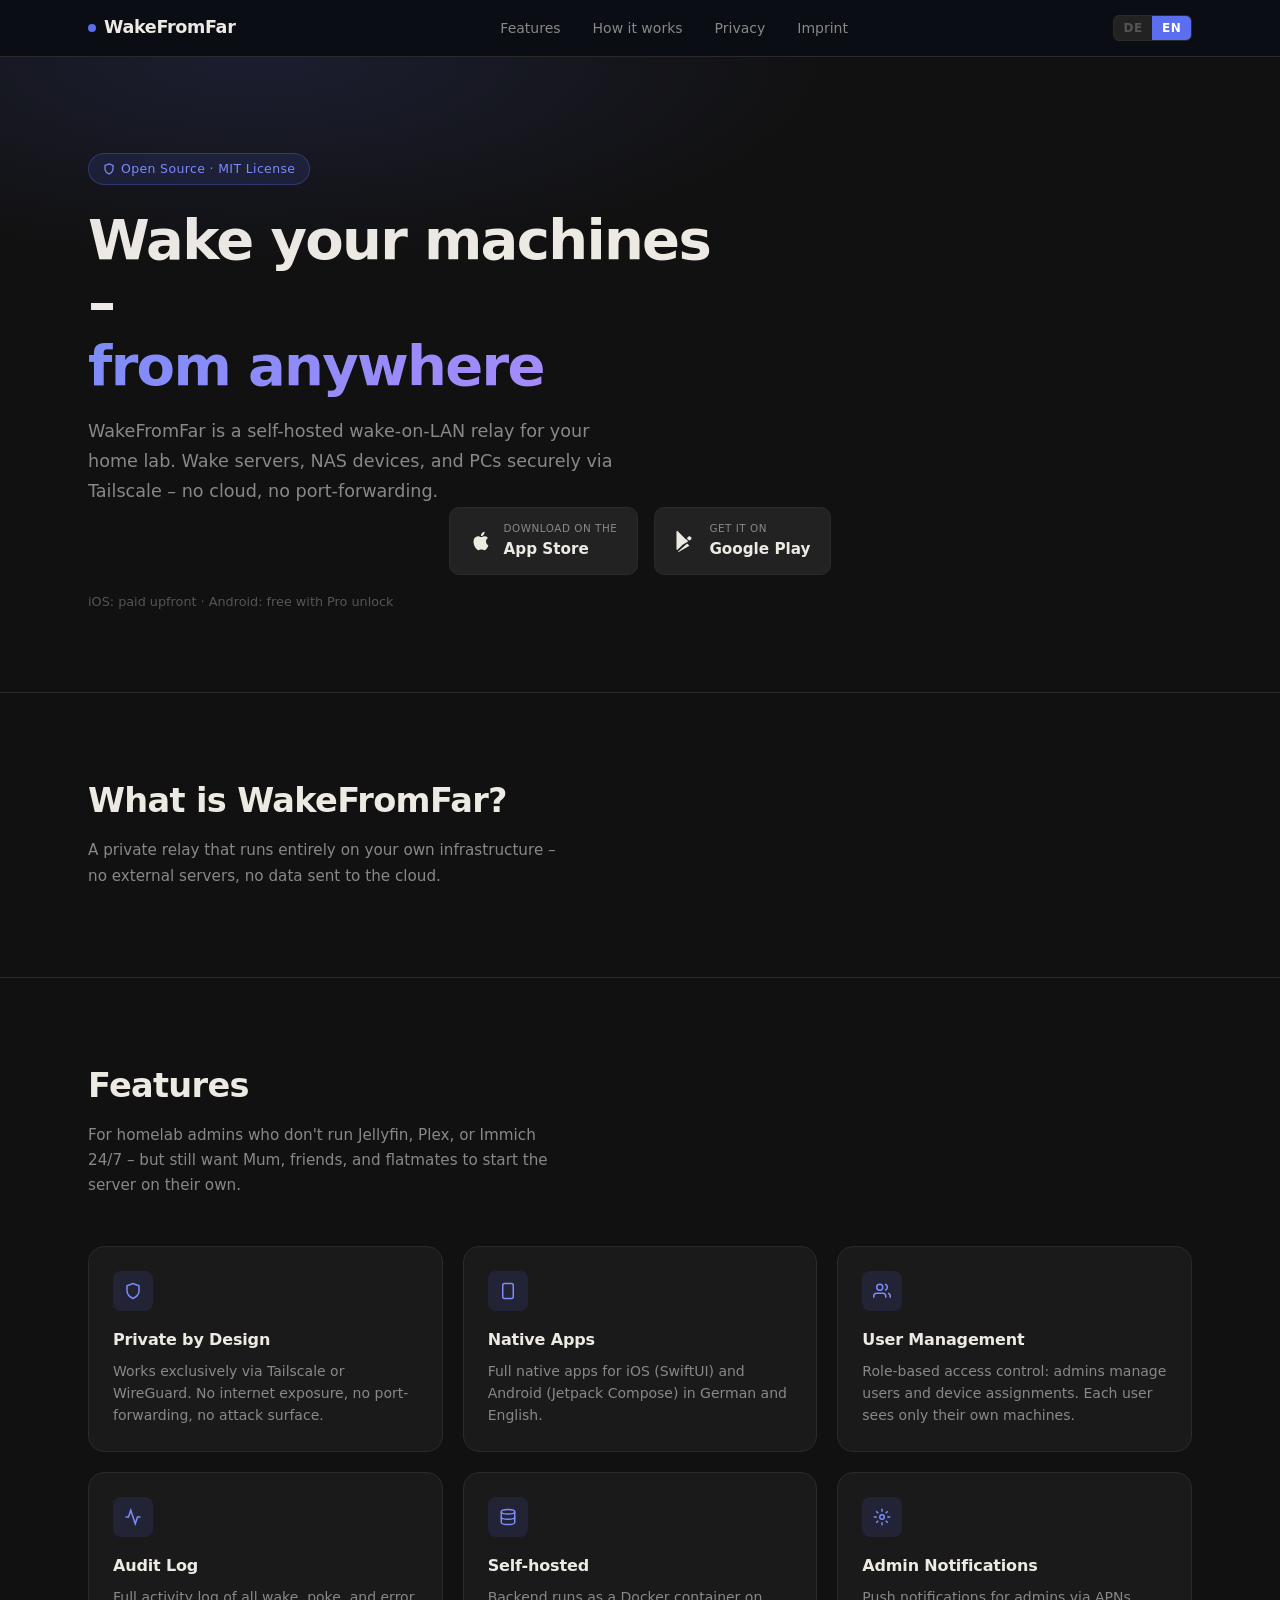
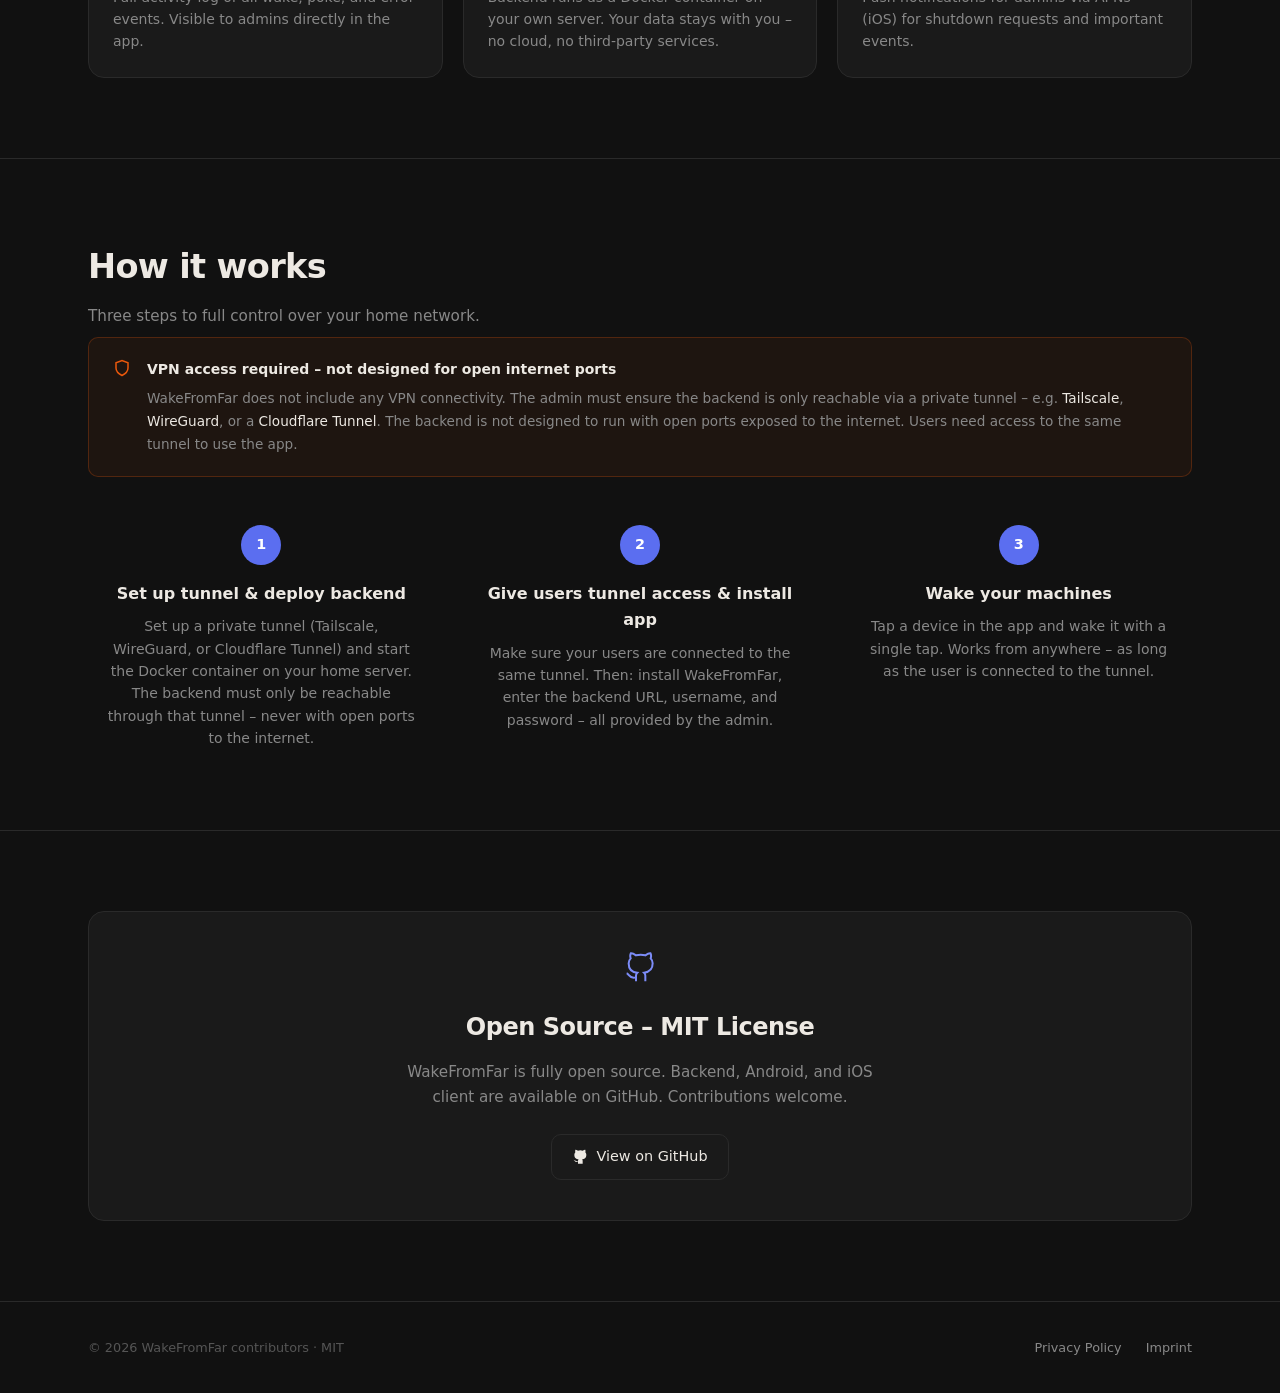
<file: website/wakefromfar/index.html>
<!DOCTYPE html>
<html lang="de" class="lang-de">
<head>
  <meta charset="UTF-8">
  <meta name="viewport" content="width=device-width, initial-scale=1.0">
  <title>WakeFromFar – Remote Wake-on-LAN für dein Heimnetz</title>
  <meta name="description" content="Selbst gehostetes Wake-on-LAN-Relay für dein Heimlabor. Wecke Server und NAS-Geräte sicher über Tailscale – ohne Cloud, ohne Port-Forwarding. Apps für iOS und Android.">
  <meta name="robots" content="index, follow">
  <link rel="canonical" href="https://bluecherlab.com/wakefromfar/">
  <!-- Open Graph -->
  <meta property="og:type" content="website">
  <meta property="og:url" content="https://projects.bluecherlab.com/wakefromfar">
  <meta property="og:title" content="WakeFromFar – Remote Wake-on-LAN">
  <meta property="og:description" content="Selbst gehostetes Wake-on-LAN-Relay. Wecke Maschinen sicher über deinen VPN-Tunnel.">
  <link rel="stylesheet" href="../style.css">
</head>
<body>

<header>
  <div class="container">
    <nav class="nav">
      <a href="../" class="logo">
        <span class="logo-dot"></span>
        WakeFromFar
      </a>
      <ul class="nav-links">
        <li><a href="#features"><span class="de">Funktionen</span><span class="en">Features</span></a></li>
        <li><a href="#how-it-works"><span class="de">So funktioniert's</span><span class="en">How it works</span></a></li>
        <li><a href="../privacy.html"><span class="de">Datenschutz</span><span class="en">Privacy</span></a></li>
        <li><a href="../imprint.html"><span class="de">Impressum</span><span class="en">Imprint</span></a></li>
      </ul>
      <div class="nav-right">
        <div class="lang-switch" role="group" aria-label="Language / Sprache">
          <button id="btn-de" onclick="setLang('de')" aria-label="Deutsch" class="active">DE</button>
          <button id="btn-en" onclick="setLang('en')" aria-label="English">EN</button>
        </div>
      </div>
    </nav>
  </div>
</header>

<!-- ===== HERO ===== -->
<section class="hero">
  <div class="container">
    <div class="badge">
      <svg width="12" height="12" viewBox="0 0 24 24" fill="none" stroke="currentColor" stroke-width="2.5"><path d="M12 22s8-4 8-10V5l-8-3-8 3v7c0 6 8 10 8 10z"/></svg>
      <span class="de">Open Source · MIT Lizenz</span>
      <span class="en">Open Source · MIT License</span>
    </div>

    <h1>
      <span class="de">Wecke deine Maschinen –<br><em>von überall</em></span>
      <span class="en">Wake your machines –<br><em>from anywhere</em></span>
    </h1>

    <p class="hero-sub">
      <span class="de">WakeFromFar ist ein selbst gehostetes Wake-on-LAN-Relay für dein Heimlabor. Server, NAS und PCs sicher über Tailscale aufwecken – ohne Cloud, ohne Port-Forwarding.</span>
      <span class="en">WakeFromFar is a self-hosted wake-on-LAN relay for your home lab. Wake servers, NAS devices, and PCs securely via Tailscale – no cloud, no port-forwarding.</span>
    </p>

    <div class="store-buttons">
      <!-- iOS: Replace href with actual App Store URL when published -->
      <a href="#" class="store-btn" id="ios-badge" aria-label="Download on the App Store">
        <svg width="22" height="22" viewBox="0 0 24 24" fill="currentColor" aria-hidden="true">
          <path d="M18.71 19.5c-.83 1.24-1.71 2.45-3.05 2.47-1.34.03-1.77-.79-3.29-.79-1.53 0-2 .77-3.27.82-1.31.05-2.3-1.32-3.14-2.53C4.25 17 2.94 12.45 4.7 9.39c.87-1.52 2.43-2.48 4.12-2.51 1.28-.02 2.5.87 3.29.87.78 0 2.26-1.07 3.8-.91.65.03 2.47.26 3.64 1.98-.09.06-2.17 1.28-2.15 3.81.03 3.02 2.65 4.03 2.68 4.04-.03.07-.42 1.44-1.38 2.83M13 3.5c.73-.83 1.94-1.46 2.94-1.5.13 1.17-.34 2.35-1.04 3.19-.69.85-1.83 1.51-2.95 1.42-.15-1.15.41-2.35 1.05-3.11z"/>
        </svg>
        <div class="store-btn-text">
          <small><span class="de">Laden im</span><span class="en">Download on the</span></small>
          <strong>App Store</strong>
        </div>
      </a>

      <!-- Android: Replace href with actual Play Store URL when published -->
      <a href="#" class="store-btn" id="android-badge" aria-label="Get it on Google Play">
        <svg width="22" height="22" viewBox="0 0 24 24" fill="currentColor" aria-hidden="true">
          <path d="M3.18 23.76c.37.21.82.21 1.25-.05l11.32-6.53-2.5-2.5L3.18 23.76zm-1.56-1.9V2.14c0-.65.34-1.17.87-1.4l10.59 10.59L2.49 21.9c-.53-.23-.87-.75-.87-1.04zm16.02-11.59l-2.26 1.31-2.5-2.5 2.5-2.5 2.28 1.31c.63.36.63 1.01 0 1.38zm-5.19 3.48l-10.63 6.14 10.15-10.15 2.5 2.5-2.02 1.51z"/>
        </svg>
        <div class="store-btn-text">
          <small><span class="de">Jetzt bei</span><span class="en">Get it on</span></small>
          <strong>Google Play</strong>
        </div>
      </a>
    </div>

    <p class="hero-note">
      <span class="de">iOS: Einmaliger Kauf · Android: Kostenlos mit Pro-Erweiterung</span>
      <span class="en">iOS: paid upfront · Android: free with Pro unlock</span>
    </p>
  </div>
</section>

<hr class="divider">

<!-- ===== ABOUT ===== -->
<section class="section" id="about">
  <div class="container">
    <div class="section-header">
      <h2>
        <span class="de">Was ist WakeFromFar?</span>
        <span class="en">What is WakeFromFar?</span>
      </h2>
      <p>
        <span class="de">Ein privates Relay, das vollständig auf deiner eigenen Infrastruktur läuft – ohne fremde Server, ohne Datenübertragung in die Cloud.</span>
        <span class="en">A private relay that runs entirely on your own infrastructure – no external servers, no data sent to the cloud.</span>
      </p>
    </div>
  </div>
</section>

<hr class="divider">

<!-- ===== FEATURES ===== -->
<section class="section" id="features">
  <div class="container">
    <div class="section-header">
      <h2>
        <span class="de">Funktionen</span>
        <span class="en">Features</span>
      </h2>
      <p>
        <span class="de">Für Heimserver-Admins, die Jellyfin, Plex oder Immich nicht 24/7 laufen lassen – aber Mütter, Freunde und Mitbewohner trotzdem selbstständig den Server starten lassen wollen.</span>
        <span class="en">For homelab admins who don't run Jellyfin, Plex, or Immich 24/7 – but still want Mum, friends, and flatmates to start the server on their own.</span>
      </p>
    </div>

    <div class="features-grid">

      <div class="feature-card">
        <div class="feature-icon">
          <svg width="18" height="18" viewBox="0 0 24 24" fill="none" stroke="currentColor" stroke-width="2"><path d="M12 22s8-4 8-10V5l-8-3-8 3v7c0 6 8 10 8 10z"/></svg>
        </div>
        <h3><span class="de">Privat by Design</span><span class="en">Private by Design</span></h3>
        <p>
          <span class="de">Funktioniert ausschließlich über Tailscale oder WireGuard. Kein Internetzugang, kein Port-Forwarding, keine Angriffsfläche.</span>
          <span class="en">Works exclusively via Tailscale or WireGuard. No internet exposure, no port-forwarding, no attack surface.</span>
        </p>
      </div>

      <div class="feature-card">
        <div class="feature-icon">
          <svg width="18" height="18" viewBox="0 0 24 24" fill="none" stroke="currentColor" stroke-width="2"><rect x="5" y="2" width="14" height="20" rx="2"/><path d="M12 18h.01"/></svg>
        </div>
        <h3><span class="de">Native Apps</span><span class="en">Native Apps</span></h3>
        <p>
          <span class="de">Vollständige native Apps für iOS (SwiftUI) und Android (Jetpack Compose) mit Deutsch und Englisch.</span>
          <span class="en">Full native apps for iOS (SwiftUI) and Android (Jetpack Compose) in German and English.</span>
        </p>
      </div>

      <div class="feature-card">
        <div class="feature-icon">
          <svg width="18" height="18" viewBox="0 0 24 24" fill="none" stroke="currentColor" stroke-width="2"><path d="M17 21v-2a4 4 0 0 0-4-4H5a4 4 0 0 0-4 4v2"/><circle cx="9" cy="7" r="4"/><path d="M23 21v-2a4 4 0 0 0-3-3.87"/><path d="M16 3.13a4 4 0 0 1 0 7.75"/></svg>
        </div>
        <h3><span class="de">Nutzerverwaltung</span><span class="en">User Management</span></h3>
        <p>
          <span class="de">Rollenbasiertes Zugriffsmodell: Admins verwalten Nutzer und Gerätezuweisungen. Jeder Nutzer sieht nur seine eigenen Maschinen.</span>
          <span class="en">Role-based access control: admins manage users and device assignments. Each user sees only their own machines.</span>
        </p>
      </div>

      <div class="feature-card">
        <div class="feature-icon">
          <svg width="18" height="18" viewBox="0 0 24 24" fill="none" stroke="currentColor" stroke-width="2"><polyline points="22 12 18 12 15 21 9 3 6 12 2 12"/></svg>
        </div>
        <h3><span class="de">Audit-Log</span><span class="en">Audit Log</span></h3>
        <p>
          <span class="de">Vollständiges Aktivitätsprotokoll aller Wake-, Poke- und Fehler-Ereignisse. Nachvollziehbar für Admins in der App.</span>
          <span class="en">Full activity log of all wake, poke, and error events. Visible to admins directly in the app.</span>
        </p>
      </div>

      <div class="feature-card">
        <div class="feature-icon">
          <svg width="18" height="18" viewBox="0 0 24 24" fill="none" stroke="currentColor" stroke-width="2"><ellipse cx="12" cy="5" rx="9" ry="3"/><path d="M3 5v14c0 1.66 4 3 9 3s9-1.34 9-3V5"/><path d="M3 12c0 1.66 4 3 9 3s9-1.34 9-3"/></svg>
        </div>
        <h3><span class="de">Selbst gehostet</span><span class="en">Self-hosted</span></h3>
        <p>
          <span class="de">Backend als Docker-Container auf deinem eigenen Server. Deine Daten bleiben bei dir – keine Cloud, kein Drittanbieter.</span>
          <span class="en">Backend runs as a Docker container on your own server. Your data stays with you – no cloud, no third-party services.</span>
        </p>
      </div>

      <div class="feature-card">
        <div class="feature-icon">
          <svg width="18" height="18" viewBox="0 0 24 24" fill="none" stroke="currentColor" stroke-width="2"><circle cx="12" cy="12" r="3"/><path d="M12 1v4M12 19v4M4.22 4.22l2.83 2.83M16.95 16.95l2.83 2.83M1 12h4M19 12h4M4.22 19.78l2.83-2.83M16.95 7.05l2.83-2.83"/></svg>
        </div>
        <h3><span class="de">Admin-Benachrichtigungen</span><span class="en">Admin Notifications</span></h3>
        <p>
          <span class="de">Push-Benachrichtigungen für Admins über APNs (iOS) bei Shutdown-Anfragen und wichtigen Ereignissen.</span>
          <span class="en">Push notifications for admins via APNs (iOS) for shutdown requests and important events.</span>
        </p>
      </div>

    </div>
  </div>
</section>

<hr class="divider">

<!-- ===== HOW IT WORKS ===== -->
<section class="section" id="how-it-works">
  <div class="container">
    <div class="section-header">
      <h2>
        <span class="de">So funktioniert's</span>
        <span class="en">How it works</span>
      </h2>
      <p>
        <span class="de">Drei Schritte zur vollständigen Kontrolle über dein Heimnetz.</span>
        <span class="en">Three steps to full control over your home network.</span>
      </p>
    </div>

    <!-- Security requirement notice -->
    <div class="security-notice">
      <div class="security-notice-icon">
        <svg width="18" height="18" viewBox="0 0 24 24" fill="none" stroke="currentColor" stroke-width="2"><path d="M12 22s8-4 8-10V5l-8-3-8 3v7c0 6 8 10 8 10z"/></svg>
      </div>
      <div>
        <p class="security-notice-title">
          <span class="de">VPN-Zugang erforderlich – nicht für offene Ports gedacht</span>
          <span class="en">VPN access required – not designed for open internet ports</span>
        </p>
        <p class="security-notice-body">
          <span class="de">WakeFromFar bringt keine eigene VPN-Verbindung mit. Der Admin muss sicherstellen, dass das Backend ausschließlich über einen privaten Tunnel erreichbar ist – z.B. <strong>Tailscale</strong>, <strong>WireGuard</strong> oder einen <strong>Cloudflare Tunnel</strong>. Das Backend ist nicht dafür ausgelegt, mit offenen Ports im Internet betrieben zu werden. Nutzer brauchen Zugang zum selben Tunnel, um die App verwenden zu können.</span>
          <span class="en">WakeFromFar does not include any VPN connectivity. The admin must ensure the backend is only reachable via a private tunnel – e.g. <strong>Tailscale</strong>, <strong>WireGuard</strong>, or a <strong>Cloudflare Tunnel</strong>. The backend is not designed to run with open ports exposed to the internet. Users need access to the same tunnel to use the app.</span>
        </p>
      </div>
    </div>

    <div class="steps">

      <div class="step">
        <div class="step-num">1</div>
        <h3>
          <span class="de">Tunnel einrichten &amp; Backend deployen</span>
          <span class="en">Set up tunnel &amp; deploy backend</span>
        </h3>
        <p>
          <span class="de">Richte einen privaten Tunnel ein (Tailscale, WireGuard oder Cloudflare Tunnel) und starte den Docker-Container auf deinem Heimserver. Das Backend darf nur über diesen Tunnel erreichbar sein – niemals mit offenen Ports ins Internet.</span>
          <span class="en">Set up a private tunnel (Tailscale, WireGuard, or Cloudflare Tunnel) and start the Docker container on your home server. The backend must only be reachable through that tunnel – never with open ports to the internet.</span>
        </p>
      </div>

      <div class="step">
        <div class="step-num">2</div>
        <h3>
          <span class="de">Nutzer Tunnel-Zugang geben &amp; App installieren</span>
          <span class="en">Give users tunnel access &amp; install app</span>
        </h3>
        <p>
          <span class="de">Stelle sicher, dass deine Nutzer über denselben Tunnel erreichbar sind. Dann: WakeFromFar installieren, Backend-URL, Nutzername und Passwort eingeben – alles vom Admin bereitgestellt.</span>
          <span class="en">Make sure your users are connected to the same tunnel. Then: install WakeFromFar, enter the backend URL, username, and password – all provided by the admin.</span>
        </p>
      </div>

      <div class="step">
        <div class="step-num">3</div>
        <h3>
          <span class="de">Maschinen aufwecken</span>
          <span class="en">Wake your machines</span>
        </h3>
        <p>
          <span class="de">Tippe auf ein Gerät in der App und wecke es mit einem Tap auf. Funktioniert von überall – solange der Nutzer mit dem Tunnel verbunden ist.</span>
          <span class="en">Tap a device in the app and wake it with a single tap. Works from anywhere – as long as the user is connected to the tunnel.</span>
        </p>
      </div>

    </div>
  </div>
</section>

<hr class="divider">

<!-- ===== OPEN SOURCE ===== -->
<section class="section">
  <div class="container">
    <div class="oss-banner">
      <svg width="32" height="32" viewBox="0 0 24 24" fill="none" stroke="currentColor" stroke-width="1.5" style="margin: 0 auto 1rem; color: var(--accent-h);" aria-hidden="true">
        <path d="M9 19c-5 1.5-5-2.5-7-3m14 6v-3.87a3.37 3.37 0 0 0-.94-2.61c3.14-.35 6.44-1.54 6.44-7A5.44 5.44 0 0 0 20 4.77 5.07 5.07 0 0 0 19.91 1S18.73.65 16 2.48a13.38 13.38 0 0 0-7 0C6.27.65 5.09 1 5.09 1A5.07 5.07 0 0 0 5 4.77a5.44 5.44 0 0 0-1.5 3.78c0 5.42 3.3 6.61 6.44 7A3.37 3.37 0 0 0 9 18.13V22"/>
      </svg>
      <h2>
        <span class="de">Open Source – MIT Lizenz</span>
        <span class="en">Open Source – MIT License</span>
      </h2>
      <p>
        <span class="de">WakeFromFar ist vollständig quelloffen. Backend, Android- und iOS-Client sind auf GitHub verfügbar. Beiträge willkommen.</span>
        <span class="en">WakeFromFar is fully open source. Backend, Android, and iOS client are available on GitHub. Contributions welcome.</span>
      </p>
      <!-- Replace href with actual GitHub URL when published -->
      <a href="#" class="btn btn-outline" aria-label="GitHub Repository">
        <svg width="16" height="16" viewBox="0 0 24 24" fill="currentColor" aria-hidden="true">
          <path d="M9 19c-5 1.5-5-2.5-7-3m14 6v-3.87a3.37 3.37 0 0 0-.94-2.61c3.14-.35 6.44-1.54 6.44-7A5.44 5.44 0 0 0 20 4.77 5.07 5.07 0 0 0 19.91 1S18.73.65 16 2.48a13.38 13.38 0 0 0-7 0C6.27.65 5.09 1 5.09 1A5.07 5.07 0 0 0 5 4.77a5.44 5.44 0 0 0-1.5 3.78c0 5.42 3.3 6.61 6.44 7A3.37 3.37 0 0 0 9 18.13V22"/>
        </svg>
        <span class="de">Auf GitHub ansehen</span>
        <span class="en">View on GitHub</span>
      </a>
    </div>
  </div>
</section>

<!-- ===== FOOTER ===== -->
<footer>
  <div class="container">
    <div class="footer-inner">
      <p class="footer-copy">© 2026 WakeFromFar <span class="de">Mitwirkende</span><span class="en">contributors</span> · MIT</p>
      <ul class="footer-links">
        <li><a href="../privacy.html"><span class="de">Datenschutzerklärung</span><span class="en">Privacy Policy</span></a></li>
        <li><a href="../imprint.html"><span class="de">Impressum</span><span class="en">Imprint</span></a></li>
      </ul>
    </div>
  </div>
</footer>

<script>
  const LS_KEY = 'wff-lang';

  function setLang(lang) {
    document.documentElement.classList.remove('lang-de', 'lang-en');
    document.documentElement.classList.add('lang-' + lang);
    document.documentElement.lang = lang;
    document.getElementById('btn-de').classList.toggle('active', lang === 'de');
    document.getElementById('btn-en').classList.toggle('active', lang === 'en');
    try { localStorage.setItem(LS_KEY, lang); } catch(e) {}
  }

  (function() {
    let lang;
    try { lang = localStorage.getItem(LS_KEY); } catch(e) {}
    if (!lang) {
      lang = (navigator.language || navigator.userLanguage || 'de').startsWith('de') ? 'de' : 'en';
    }
    setLang(lang);
  })();
</script>

</body>
</html>
</file>
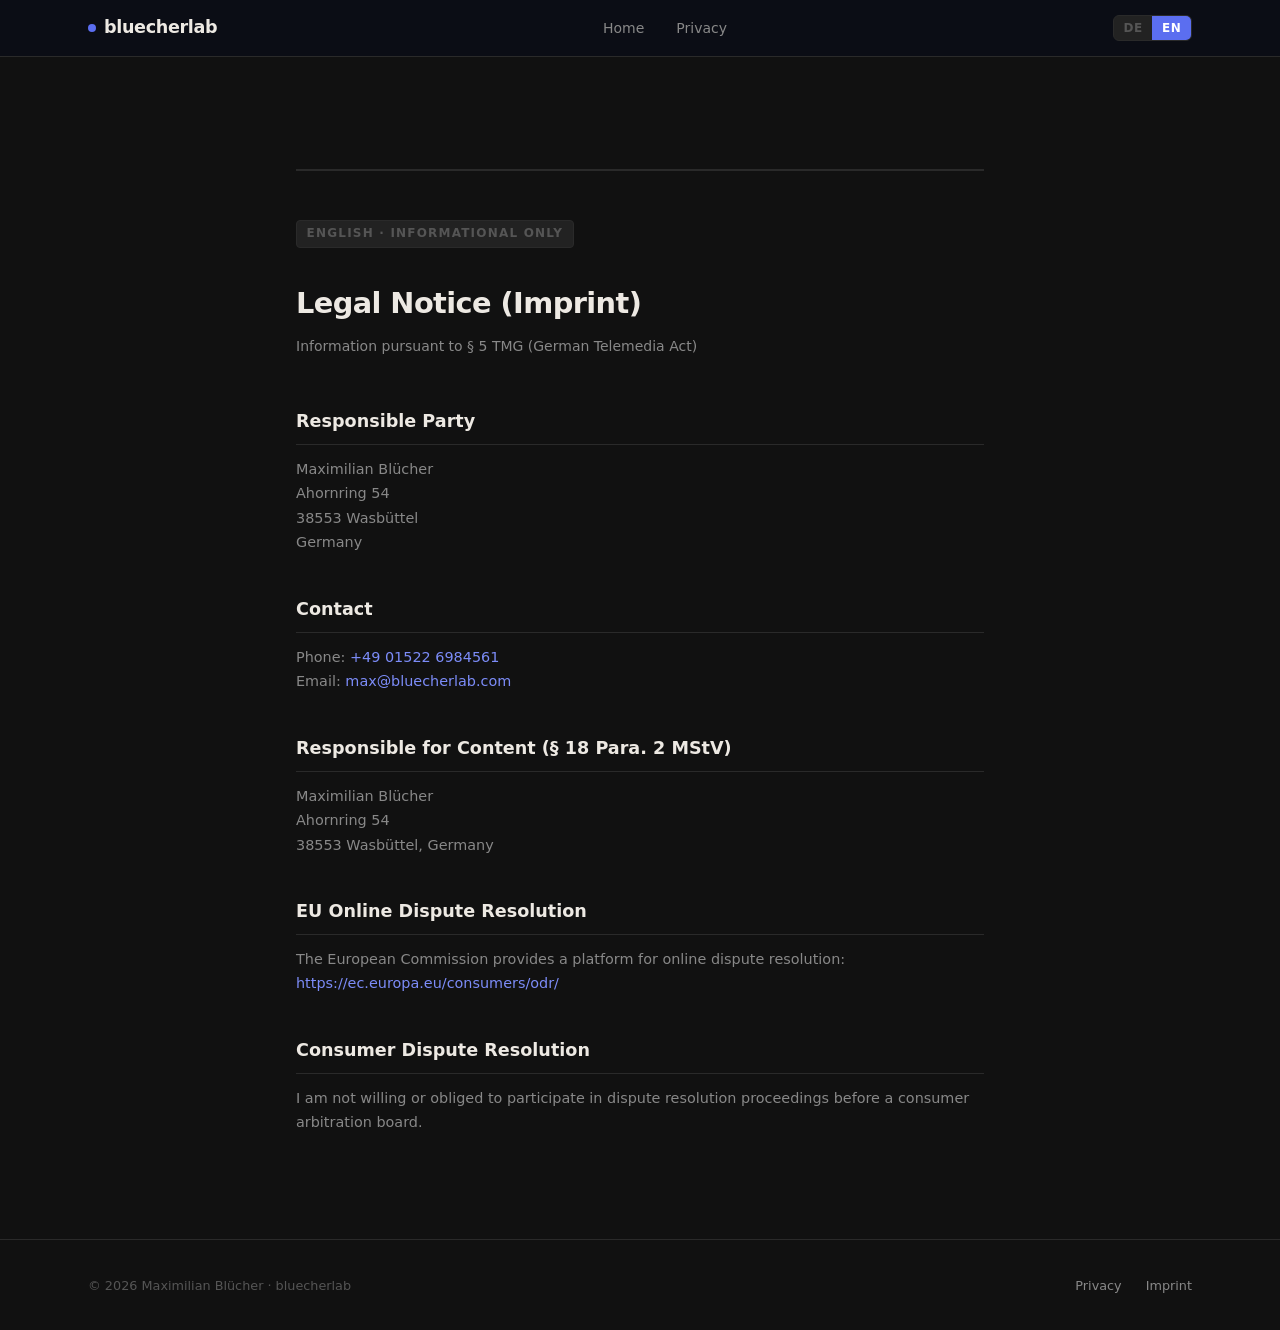
<file: website/imprint.html>
<!DOCTYPE html>
<html lang="de" class="lang-de">
<head>
  <meta charset="UTF-8">
  <meta name="viewport" content="width=device-width, initial-scale=1.0">
  <title>Impressum / Imprint – bluecherlab</title>
  <meta name="robots" content="noindex, follow">
  <link rel="stylesheet" href="style.css">
</head>
<body>

<header>
  <div class="container">
    <nav class="nav">
      <a href="." class="logo"><span class="logo-dot"></span>bluecherlab</a>
      <ul class="nav-links">
        <li><a href="."><span class="de">Startseite</span><span class="en">Home</span></a></li>
        <li><a href="privacy.html"><span class="de">Datenschutz</span><span class="en">Privacy</span></a></li>
      </ul>
      <div class="nav-right">
        <div class="lang-switch" role="group" aria-label="Language / Sprache">
          <button id="btn-de" onclick="setLang('de')" aria-label="Deutsch" class="active">DE</button>
          <button id="btn-en" onclick="setLang('en')" aria-label="English">EN</button>
        </div>
      </div>
    </nav>
  </div>
</header>

<main>
  <div class="legal-page">

    <div class="de">
      <span class="lang-label">Deutsch · Rechtsverbindliche Fassung</span>
      <h1>Impressum</h1>
      <p class="subtitle">Angaben gemäß § 5 TMG</p>

      <div class="legal-section">
        <h2>Verantwortlicher</h2>
        <p>Maximilian Blücher<br>Ahornring 54<br>38553 Wasbüttel<br>Deutschland</p>
      </div>

      <div class="legal-section">
        <h2>Kontakt</h2>
        <p>
          Telefon: <a href="tel:+4901522698456">+49 01522 6984561</a><br>
          E-Mail: <a href="mailto:max@bluecherlab.com">max@bluecherlab.com</a>
        </p>
      </div>

      <div class="legal-section">
        <h2>Inhaltlich Verantwortlicher gemäß § 18 Abs. 2 MStV</h2>
        <p>Maximilian Blücher<br>Ahornring 54<br>38553 Wasbüttel</p>
      </div>

      <div class="legal-section">
        <h2>EU-Streitschlichtung</h2>
        <p>Die Europäische Kommission stellt eine Plattform zur Online-Streitbeilegung (OS) bereit:
        <a href="https://ec.europa.eu/consumers/odr/" target="_blank" rel="noopener noreferrer">https://ec.europa.eu/consumers/odr/</a></p>
        <p>Meine E-Mail-Adresse finden Sie oben im Impressum.</p>
      </div>

      <div class="legal-section">
        <h2>Verbraucherstreitbeilegung</h2>
        <p>Ich bin nicht bereit oder verpflichtet, an Streitbeilegungsverfahren vor einer Verbraucherschlichtungsstelle teilzunehmen.</p>
      </div>

      <div class="legal-section">
        <h2>Haftung für Inhalte</h2>
        <p>Als Diensteanbieter bin ich gemäß § 7 Abs. 1 TMG für eigene Inhalte auf diesen Seiten nach den allgemeinen Gesetzen verantwortlich. Nach §§ 8 bis 10 TMG bin ich als Diensteanbieter jedoch nicht verpflichtet, übermittelte oder gespeicherte fremde Informationen zu überwachen oder nach Umständen zu forschen, die auf eine rechtswidrige Tätigkeit hinweisen.</p>
        <p>Verpflichtungen zur Entfernung oder Sperrung der Nutzung von Informationen nach den allgemeinen Gesetzen bleiben hiervon unberührt. Eine diesbezügliche Haftung ist jedoch erst ab dem Zeitpunkt der Kenntnis einer konkreten Rechtsverletzung möglich. Bei Bekanntwerden von entsprechenden Rechtsverletzungen werde ich diese Inhalte umgehend entfernen.</p>
      </div>

      <div class="legal-section">
        <h2>Haftung für Links</h2>
        <p>Unser Angebot enthält Links zu externen Websites Dritter, auf deren Inhalte wir keinen Einfluss haben. Für die Inhalte der verlinkten Seiten ist stets der jeweilige Anbieter oder Betreiber der Seiten verantwortlich. Die verlinkten Seiten wurden zum Zeitpunkt der Verlinkung auf mögliche Rechtsverstöße überprüft. Bei Bekanntwerden von Rechtsverletzungen werde ich derartige Links umgehend entfernen.</p>
      </div>

      <div class="legal-section">
        <h2>Urheberrecht</h2>
        <p>Die durch den Seitenbetreiber erstellten Inhalte und Werke auf diesen Seiten unterliegen dem deutschen Urheberrecht. Downloads und Kopien dieser Seite sind nur für den privaten, nicht kommerziellen Gebrauch gestattet. Bei Bekanntwerden von Rechtsverletzungen werde ich entsprechende Inhalte umgehend entfernen.</p>
      </div>
    </div>

    <hr class="lang-divider">

    <div class="en">
      <span class="lang-label">English · Informational only</span>
      <h1>Legal Notice (Imprint)</h1>
      <p class="subtitle">Information pursuant to § 5 TMG (German Telemedia Act)</p>

      <div class="legal-section">
        <h2>Responsible Party</h2>
        <p>Maximilian Blücher<br>Ahornring 54<br>38553 Wasbüttel<br>Germany</p>
      </div>

      <div class="legal-section">
        <h2>Contact</h2>
        <p>
          Phone: <a href="tel:+4901522698456">+49 01522 6984561</a><br>
          Email: <a href="mailto:max@bluecherlab.com">max@bluecherlab.com</a>
        </p>
      </div>

      <div class="legal-section">
        <h2>Responsible for Content (§ 18 Para. 2 MStV)</h2>
        <p>Maximilian Blücher<br>Ahornring 54<br>38553 Wasbüttel, Germany</p>
      </div>

      <div class="legal-section">
        <h2>EU Online Dispute Resolution</h2>
        <p>The European Commission provides a platform for online dispute resolution:
        <a href="https://ec.europa.eu/consumers/odr/" target="_blank" rel="noopener noreferrer">https://ec.europa.eu/consumers/odr/</a></p>
      </div>

      <div class="legal-section">
        <h2>Consumer Dispute Resolution</h2>
        <p>I am not willing or obliged to participate in dispute resolution proceedings before a consumer arbitration board.</p>
      </div>
    </div>

  </div>
</main>

<footer>
  <div class="container">
    <div class="footer-inner">
      <p class="footer-copy">© 2026 Maximilian Blücher · bluecherlab</p>
      <ul class="footer-links">
        <li><a href="privacy.html"><span class="de">Datenschutz</span><span class="en">Privacy</span></a></li>
        <li><a href="imprint.html"><span class="de">Impressum</span><span class="en">Imprint</span></a></li>
      </ul>
    </div>
  </div>
</footer>

<script>
  const LS_KEY = 'wff-lang';
  function setLang(lang) {
    document.documentElement.classList.remove('lang-de', 'lang-en');
    document.documentElement.classList.add('lang-' + lang);
    document.documentElement.lang = lang;
    document.getElementById('btn-de').classList.toggle('active', lang === 'de');
    document.getElementById('btn-en').classList.toggle('active', lang === 'en');
    try { localStorage.setItem(LS_KEY, lang); } catch(e) {}
  }
  (function() {
    let lang;
    try { lang = localStorage.getItem(LS_KEY); } catch(e) {}
    if (!lang) lang = (navigator.language || 'de').startsWith('de') ? 'de' : 'en';
    setLang(lang);
  })();
</script>

</body>
</html>
</file>
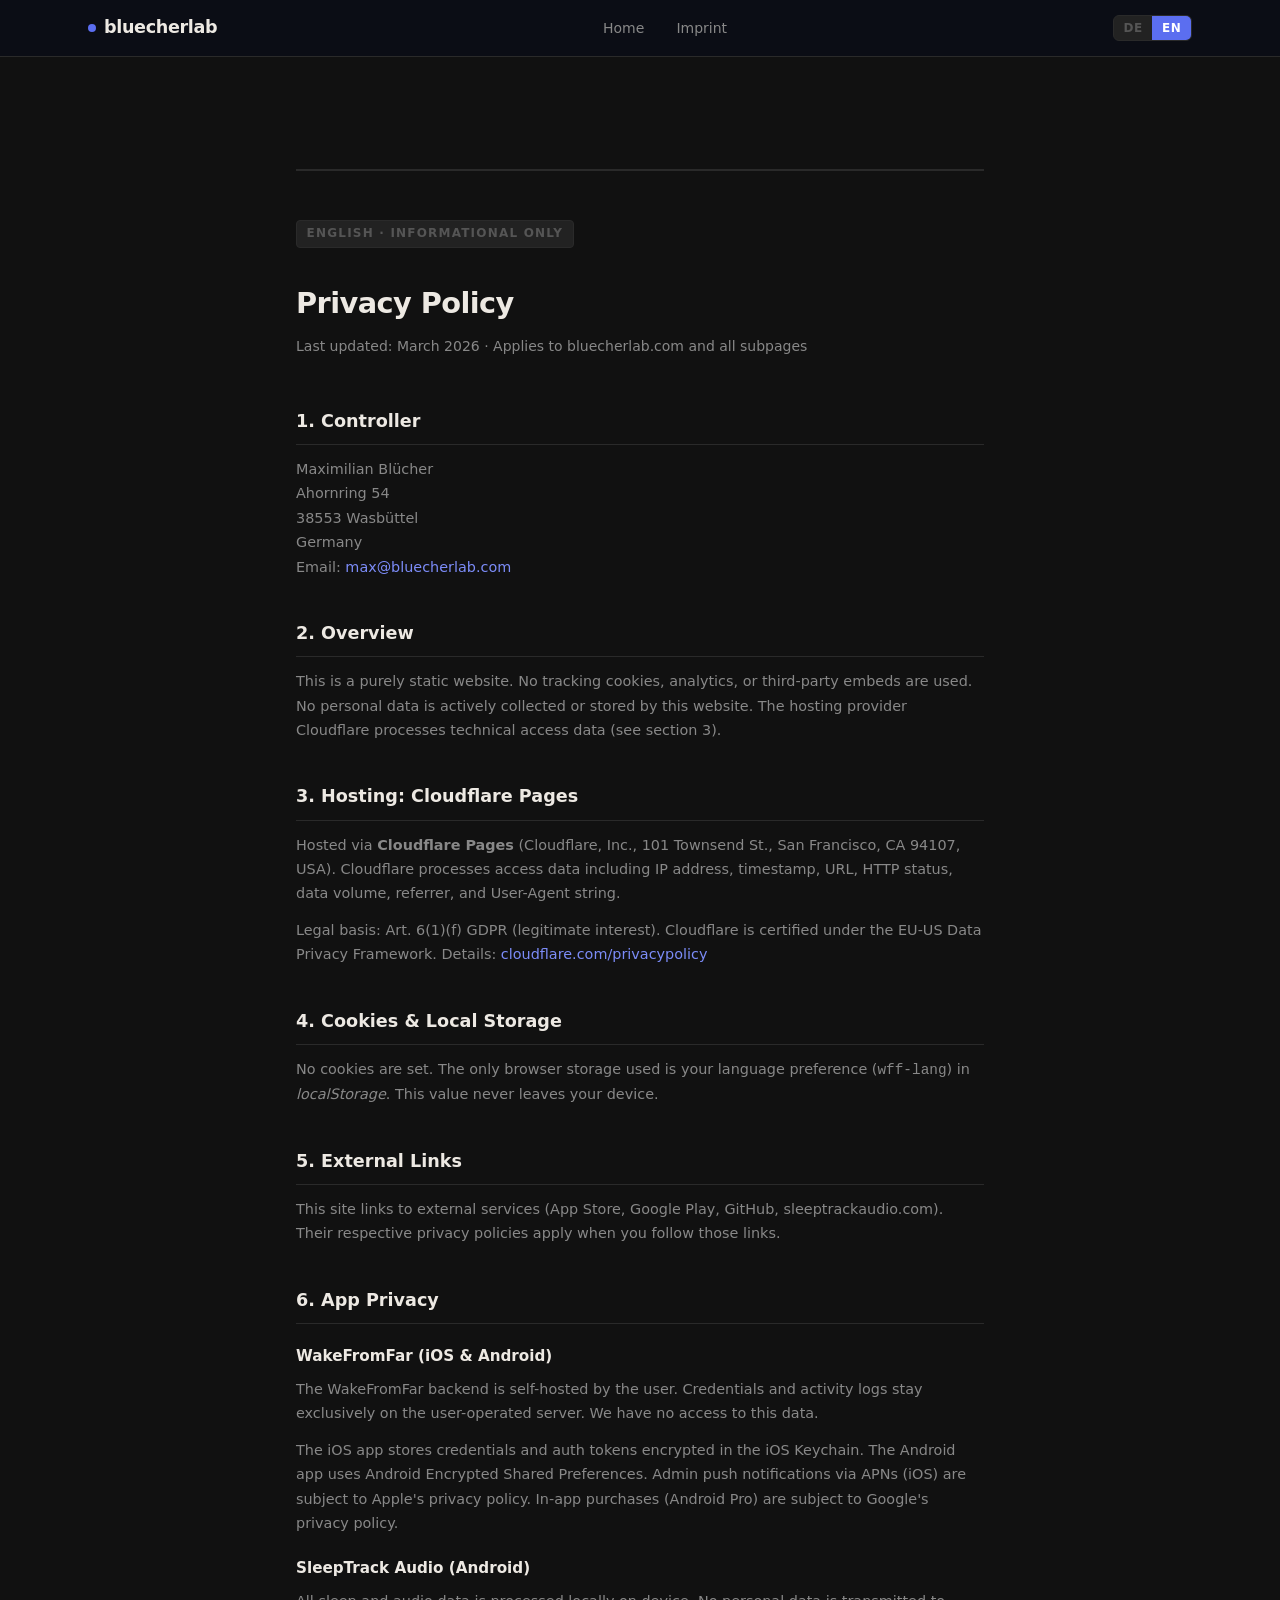
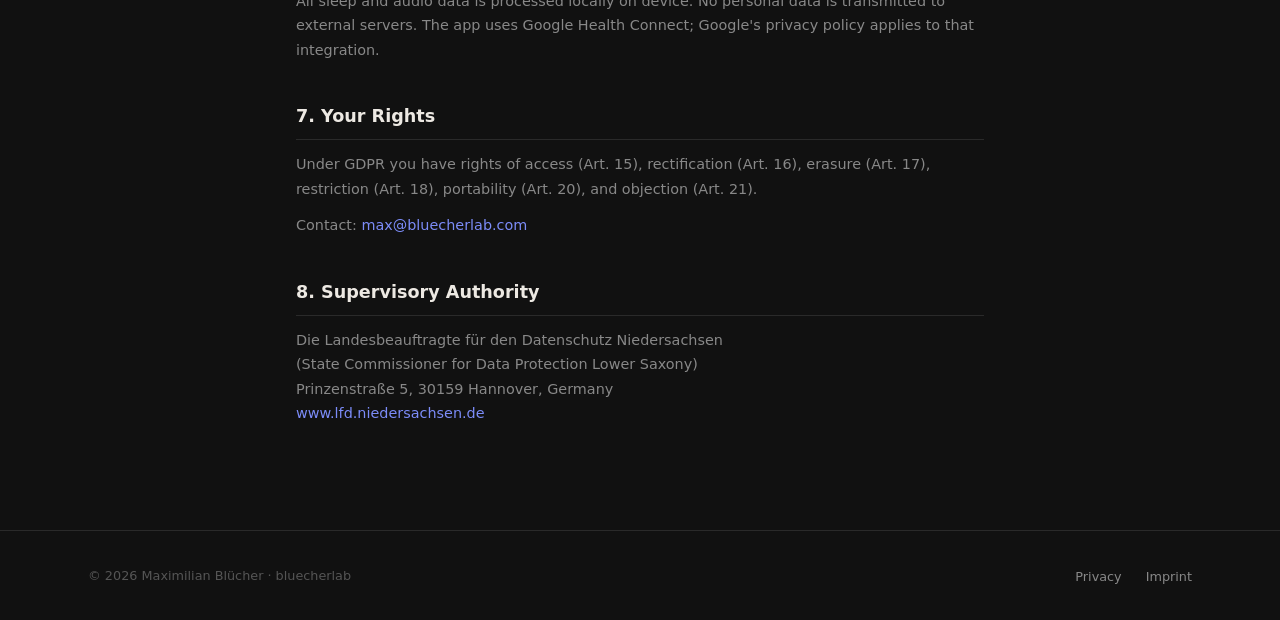
<file: website/privacy.html>
<!DOCTYPE html>
<html lang="de" class="lang-de">
<head>
  <meta charset="UTF-8">
  <meta name="viewport" content="width=device-width, initial-scale=1.0">
  <title>Datenschutzerklärung / Privacy Policy – bluecherlab</title>
  <meta name="robots" content="noindex, follow">
  <link rel="stylesheet" href="style.css">
</head>
<body>

<header>
  <div class="container">
    <nav class="nav">
      <a href="." class="logo"><span class="logo-dot"></span>bluecherlab</a>
      <ul class="nav-links">
        <li><a href="."><span class="de">Startseite</span><span class="en">Home</span></a></li>
        <li><a href="imprint.html"><span class="de">Impressum</span><span class="en">Imprint</span></a></li>
      </ul>
      <div class="nav-right">
        <div class="lang-switch" role="group" aria-label="Language / Sprache">
          <button id="btn-de" onclick="setLang('de')" aria-label="Deutsch" class="active">DE</button>
          <button id="btn-en" onclick="setLang('en')" aria-label="English">EN</button>
        </div>
      </div>
    </nav>
  </div>
</header>

<main>
  <div class="legal-page">

    <!-- ========== DEUTSCH ========== -->
    <div class="de">
      <span class="lang-label">Deutsch · Rechtsverbindliche Fassung</span>
      <h1>Datenschutzerklärung</h1>
      <p class="subtitle">Stand: März 2026 · Gilt für bluecherlab.com und alle Subseiten</p>

      <div class="legal-section">
        <h2>1. Verantwortlicher</h2>
        <p>Maximilian Blücher<br>Ahornring 54<br>38553 Wasbüttel<br>Deutschland<br>
        E-Mail: <a href="mailto:max@bluecherlab.com">max@bluecherlab.com</a></p>
      </div>

      <div class="legal-section">
        <h2>2. Allgemeines</h2>
        <p>Diese Website ist eine rein statische Informationsseite. Es werden keine Tracking-Cookies, keine Analyse-Dienste und keine eingebetteten Inhalte Dritter eingesetzt. Es werden durch diese Website selbst keine personenbezogenen Daten aktiv erhoben oder gespeichert.</p>
        <p>Beim Abruf der Seite verarbeitet der Hosting-Anbieter Cloudflare technisch bedingte Zugriffsdaten (siehe Abschnitt 3).</p>
      </div>

      <div class="legal-section">
        <h2>3. Hosting: Cloudflare Pages</h2>
        <p>Diese Website wird über <strong>Cloudflare Pages</strong> der Cloudflare, Inc., 101 Townsend St., San Francisco, CA 94107, USA bereitgestellt. Cloudflare verarbeitet beim Seitenaufruf technische Zugriffsdaten, darunter:</p>
        <ul>
          <li>IP-Adresse des anfragenden Endgeräts</li>
          <li>Datum und Uhrzeit des Abrufs</li>
          <li>Aufgerufene URL, HTTP-Statuscode</li>
          <li>Übertragene Datenmenge, Referrer-URL</li>
          <li>Browser- und Betriebssysteminformationen (User-Agent)</li>
        </ul>
        <p>Rechtsgrundlage: Art. 6 Abs. 1 lit. f DSGVO (berechtigtes Interesse). Cloudflare ist unter dem EU-US Data Privacy Framework zertifiziert. Weitere Infos: <a href="https://www.cloudflare.com/privacypolicy/" target="_blank" rel="noopener noreferrer">cloudflare.com/privacypolicy</a></p>
      </div>

      <div class="legal-section">
        <h2>4. Cookies &amp; lokaler Speicher</h2>
        <p>Diese Website setzt keine Cookies. Die einzige im Browser gespeicherte Information ist die gewählte Spracheinstellung (<code>wff-lang</code>) im <em>localStorage</em>. Dieser Wert verlässt Ihr Gerät nicht und wird nicht an Server übertragen.</p>
      </div>

      <div class="legal-section">
        <h2>5. Externe Links</h2>
        <p>Diese Website enthält Links zu externen Diensten (App Store, Google Play, GitHub, sleeptrackaudio.com). Beim Aufruf dieser Links gelten die jeweiligen Datenschutzerklärungen der verlinkten Anbieter. Auf die dortige Datenverarbeitung haben wir keinen Einfluss.</p>
      </div>

      <div class="legal-section">
        <h2>6. Datenschutz in den Apps</h2>

        <h3>WakeFromFar (iOS &amp; Android)</h3>
        <p>Das Backend von WakeFromFar wird vom Nutzer selbst auf eigener Infrastruktur betrieben. Zugangsdaten und Aktivitätsprotokolle verbleiben ausschließlich auf dem nutzerseitig betriebenen Server. Wir als Entwickler haben keinen Zugriff auf diese Daten.</p>
        <p>Die iOS-App speichert Backend-URL, Zugangsdaten und Auth-Token verschlüsselt im iOS-Keychain. Die Android-App nutzt Android Encrypted Shared Preferences. Admin-Push-Benachrichtigungen über APNs (iOS) unterliegen Apples Datenschutzerklärung. In-App-Käufe (Android, Pro) unterliegen Googles Datenschutzerklärung.</p>

        <h3>SleepTrack Audio (Android)</h3>
        <p>SleepTrack Audio verarbeitet Schlaf- und Audiodaten ausschließlich lokal auf dem Gerät. Es werden keine personenbezogenen Daten an externe Server übertragen. Die App nutzt Google Health Connect; die dortige Datenverarbeitung unterliegt Googles Datenschutzerklärung.</p>
      </div>

      <div class="legal-section">
        <h2>7. Ihre Rechte</h2>
        <p>Sie haben das Recht auf Auskunft (Art. 15), Berichtigung (Art. 16), Löschung (Art. 17), Einschränkung (Art. 18), Datenübertragbarkeit (Art. 20) und Widerspruch (Art. 21 DSGVO).</p>
        <p>Zur Ausübung Ihrer Rechte: <a href="mailto:max@bluecherlab.com">max@bluecherlab.com</a></p>
      </div>

      <div class="legal-section">
        <h2>8. Beschwerderecht</h2>
        <p>Sie haben das Recht, sich bei einer Datenschutzbehörde zu beschweren. Zuständige Aufsichtsbehörde:</p>
        <p>Die Landesbeauftragte für den Datenschutz Niedersachsen<br>
        Prinzenstraße 5, 30159 Hannover<br>
        <a href="https://www.lfd.niedersachsen.de" target="_blank" rel="noopener noreferrer">www.lfd.niedersachsen.de</a></p>
      </div>
    </div>

    <hr class="lang-divider">

    <!-- ========== ENGLISH ========== -->
    <div class="en">
      <span class="lang-label">English · Informational only</span>
      <h1>Privacy Policy</h1>
      <p class="subtitle">Last updated: March 2026 · Applies to bluecherlab.com and all subpages</p>

      <div class="legal-section">
        <h2>1. Controller</h2>
        <p>Maximilian Blücher<br>Ahornring 54<br>38553 Wasbüttel<br>Germany<br>
        Email: <a href="mailto:max@bluecherlab.com">max@bluecherlab.com</a></p>
      </div>

      <div class="legal-section">
        <h2>2. Overview</h2>
        <p>This is a purely static website. No tracking cookies, analytics, or third-party embeds are used. No personal data is actively collected or stored by this website. The hosting provider Cloudflare processes technical access data (see section 3).</p>
      </div>

      <div class="legal-section">
        <h2>3. Hosting: Cloudflare Pages</h2>
        <p>Hosted via <strong>Cloudflare Pages</strong> (Cloudflare, Inc., 101 Townsend St., San Francisco, CA 94107, USA). Cloudflare processes access data including IP address, timestamp, URL, HTTP status, data volume, referrer, and User-Agent string.</p>
        <p>Legal basis: Art. 6(1)(f) GDPR (legitimate interest). Cloudflare is certified under the EU-US Data Privacy Framework. Details: <a href="https://www.cloudflare.com/privacypolicy/" target="_blank" rel="noopener noreferrer">cloudflare.com/privacypolicy</a></p>
      </div>

      <div class="legal-section">
        <h2>4. Cookies &amp; Local Storage</h2>
        <p>No cookies are set. The only browser storage used is your language preference (<code>wff-lang</code>) in <em>localStorage</em>. This value never leaves your device.</p>
      </div>

      <div class="legal-section">
        <h2>5. External Links</h2>
        <p>This site links to external services (App Store, Google Play, GitHub, sleeptrackaudio.com). Their respective privacy policies apply when you follow those links.</p>
      </div>

      <div class="legal-section">
        <h2>6. App Privacy</h2>

        <h3>WakeFromFar (iOS &amp; Android)</h3>
        <p>The WakeFromFar backend is self-hosted by the user. Credentials and activity logs stay exclusively on the user-operated server. We have no access to this data.</p>
        <p>The iOS app stores credentials and auth tokens encrypted in the iOS Keychain. The Android app uses Android Encrypted Shared Preferences. Admin push notifications via APNs (iOS) are subject to Apple's privacy policy. In-app purchases (Android Pro) are subject to Google's privacy policy.</p>

        <h3>SleepTrack Audio (Android)</h3>
        <p>All sleep and audio data is processed locally on device. No personal data is transmitted to external servers. The app uses Google Health Connect; Google's privacy policy applies to that integration.</p>
      </div>

      <div class="legal-section">
        <h2>7. Your Rights</h2>
        <p>Under GDPR you have rights of access (Art. 15), rectification (Art. 16), erasure (Art. 17), restriction (Art. 18), portability (Art. 20), and objection (Art. 21).</p>
        <p>Contact: <a href="mailto:max@bluecherlab.com">max@bluecherlab.com</a></p>
      </div>

      <div class="legal-section">
        <h2>8. Supervisory Authority</h2>
        <p>Die Landesbeauftragte für den Datenschutz Niedersachsen<br>
        (State Commissioner for Data Protection Lower Saxony)<br>
        Prinzenstraße 5, 30159 Hannover, Germany<br>
        <a href="https://www.lfd.niedersachsen.de" target="_blank" rel="noopener noreferrer">www.lfd.niedersachsen.de</a></p>
      </div>
    </div>

  </div>
</main>

<footer>
  <div class="container">
    <div class="footer-inner">
      <p class="footer-copy">© 2026 Maximilian Blücher · bluecherlab</p>
      <ul class="footer-links">
        <li><a href="privacy.html"><span class="de">Datenschutz</span><span class="en">Privacy</span></a></li>
        <li><a href="imprint.html"><span class="de">Impressum</span><span class="en">Imprint</span></a></li>
      </ul>
    </div>
  </div>
</footer>

<script>
  const LS_KEY = 'wff-lang';
  function setLang(lang) {
    document.documentElement.classList.remove('lang-de', 'lang-en');
    document.documentElement.classList.add('lang-' + lang);
    document.documentElement.lang = lang;
    document.getElementById('btn-de').classList.toggle('active', lang === 'de');
    document.getElementById('btn-en').classList.toggle('active', lang === 'en');
    try { localStorage.setItem(LS_KEY, lang); } catch(e) {}
  }
  (function() {
    let lang;
    try { lang = localStorage.getItem(LS_KEY); } catch(e) {}
    if (!lang) lang = (navigator.language || 'de').startsWith('de') ? 'de' : 'en';
    setLang(lang);
  })();
</script>

</body>
</html>
</file>
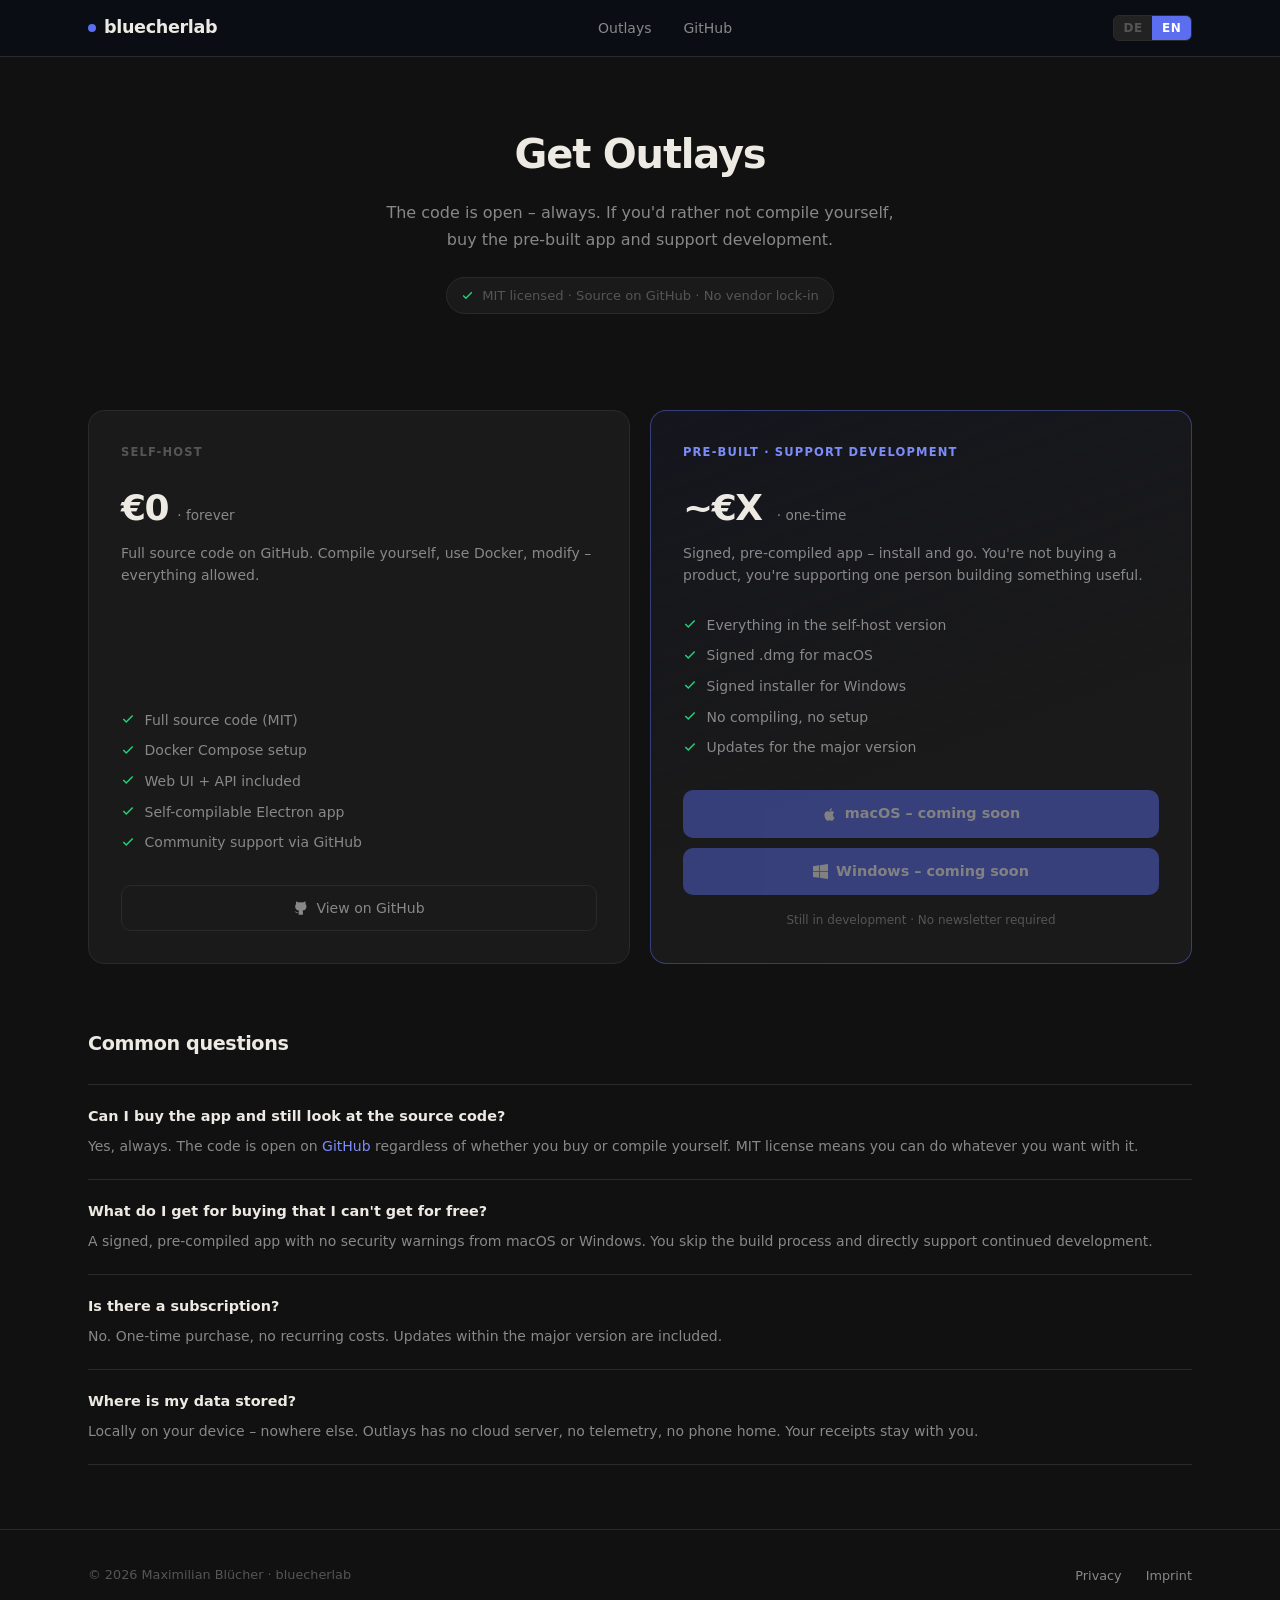
<file: website/outlays/get.html>
<!DOCTYPE html>
<html lang="de" class="lang-de">
<head>
  <meta charset="UTF-8">
  <meta name="viewport" content="width=device-width, initial-scale=1.0">
  <title>Outlays herunterladen – bluecherlab</title>
  <meta name="robots" content="noindex">
  <link rel="stylesheet" href="../style.css">
  <style>
    /* ===== Get page specific ===== */
    .get-intro {
      padding: 4rem 0 3rem;
      text-align: center;
    }

    .get-intro h1 {
      font-size: clamp(1.8rem, 4vw, 2.5rem);
      font-weight: 700;
      letter-spacing: -0.03em;
      margin-bottom: 0.75rem;
    }

    .get-intro p {
      font-size: 1rem;
      color: var(--muted);
      max-width: 50ch;
      margin: 0 auto;
      line-height: 1.7;
    }

    .oss-statement {
      display: inline-flex;
      align-items: center;
      gap: 0.5rem;
      margin-top: 1.5rem;
      font-size: 0.82rem;
      color: var(--dim);
      background: var(--surface);
      border: 1px solid var(--border);
      padding: 0.4rem 0.9rem;
      border-radius: 999px;
    }

    .oss-statement svg { color: var(--green); flex-shrink: 0; }

    /* ===== Pricing grid ===== */
    .pricing-grid {
      display: grid;
      grid-template-columns: 1fr 1fr;
      gap: 1.25rem;
      margin-top: 3rem;
    }

    .pricing-card {
      background: var(--surface);
      border: 1px solid var(--border);
      border-radius: var(--r-lg);
      padding: 2rem;
      display: flex;
      flex-direction: column;
    }

    .pricing-card.featured {
      border-color: rgba(91,110,240,0.45);
      background: linear-gradient(160deg, rgba(91,110,240,0.06) 0%, var(--surface) 60%);
    }

    .pricing-tier {
      font-size: 0.72rem;
      font-weight: 600;
      letter-spacing: 0.1em;
      text-transform: uppercase;
      color: var(--dim);
      margin-bottom: 1rem;
    }

    .pricing-card.featured .pricing-tier {
      color: var(--accent-h);
    }

    .pricing-price {
      margin-bottom: 0.3rem;
    }

    .pricing-price .amount {
      font-size: 2.25rem;
      font-weight: 800;
      letter-spacing: -0.04em;
      color: var(--text);
    }

    .pricing-price .period {
      font-size: 0.85rem;
      color: var(--muted);
      margin-left: 0.25rem;
    }

    .pricing-desc {
      font-size: 0.875rem;
      color: var(--muted);
      line-height: 1.6;
      margin-bottom: 1.75rem;
      flex: 1;
    }

    .pricing-features {
      list-style: none;
      padding: 0;
      margin: 0 0 2rem;
      display: flex;
      flex-direction: column;
      gap: 0.6rem;
    }

    .pricing-features li {
      display: flex;
      align-items: flex-start;
      gap: 0.6rem;
      font-size: 0.875rem;
      color: var(--muted);
      line-height: 1.5;
    }

    .pricing-features li svg {
      flex-shrink: 0;
      margin-top: 0.15rem;
      color: var(--green);
    }

    .pricing-features li.muted svg { color: var(--dim); }
    .pricing-features li.muted { color: var(--dim); }

    .pricing-actions {
      display: flex;
      flex-direction: column;
      gap: 0.6rem;
      margin-top: auto;
    }

    .btn-primary {
      display: flex;
      align-items: center;
      justify-content: center;
      gap: 0.5rem;
      padding: 0.75rem 1.25rem;
      border-radius: var(--radius);
      font-family: var(--font);
      font-size: 0.9rem;
      font-weight: 600;
      cursor: pointer;
      background: var(--accent);
      color: #fff;
      border: none;
      text-decoration: none;
      transition: background var(--trans), transform var(--trans);
    }

    .btn-primary:hover {
      background: var(--accent-h);
      color: #fff;
      transform: translateY(-1px);
    }

    .btn-primary:disabled,
    .btn-primary.soon {
      opacity: 0.45;
      cursor: not-allowed;
      transform: none;
    }

    .btn-secondary {
      display: flex;
      align-items: center;
      justify-content: center;
      gap: 0.5rem;
      padding: 0.65rem 1.25rem;
      border-radius: var(--radius);
      font-family: var(--font);
      font-size: 0.875rem;
      font-weight: 500;
      cursor: pointer;
      background: transparent;
      color: var(--muted);
      border: 1px solid var(--border);
      text-decoration: none;
      transition: border-color var(--trans), color var(--trans);
    }

    .btn-secondary:hover {
      border-color: var(--accent);
      color: var(--accent-h);
    }

    .soon-note {
      text-align: center;
      font-size: 0.75rem;
      color: var(--dim);
      margin-top: 0.4rem;
    }

    /* ===== FAQ ===== */
    .faq { margin-top: 4rem; }

    .faq h2 {
      font-size: 1.2rem;
      font-weight: 700;
      letter-spacing: -0.02em;
      margin-bottom: 1.5rem;
    }

    .faq-list {
      display: flex;
      flex-direction: column;
      gap: 0;
    }

    .faq-item {
      padding: 1.25rem 0;
      border-top: 1px solid var(--border);
    }

    .faq-item:last-child { border-bottom: 1px solid var(--border); }

    .faq-q {
      font-size: 0.9rem;
      font-weight: 600;
      color: var(--text);
      margin-bottom: 0.4rem;
    }

    .faq-a {
      font-size: 0.875rem;
      color: var(--muted);
      line-height: 1.7;
    }

    .faq-a a { color: var(--accent-h); }

    @media (max-width: 640px) {
      .pricing-grid { grid-template-columns: 1fr; }
    }
  </style>
</head>
<body>

<header>
  <div class="container">
    <nav class="nav">
      <a href="../" class="logo"><span class="logo-dot"></span>bluecherlab</a>
      <ul class="nav-links">
        <li><a href="index.html">Outlays</a></li>
        <li><a href="https://github.com/mblue-code/lidl-receipts-cli" target="_blank" rel="noopener noreferrer">GitHub</a></li>
      </ul>
      <div class="nav-right">
        <div class="lang-switch" role="group" aria-label="Language / Sprache">
          <button id="btn-de" onclick="setLang('de')" aria-label="Deutsch" class="active">DE</button>
          <button id="btn-en" onclick="setLang('en')" aria-label="English">EN</button>
        </div>
      </div>
    </nav>
  </div>
</header>

<main>
  <div class="container">

    <!-- Intro -->
    <div class="get-intro">
      <h1>
        <span class="de">Outlays herunterladen</span>
        <span class="en">Get Outlays</span>
      </h1>
      <p>
        <span class="de">Der Code ist offen – immer. Wer nicht selbst kompilieren möchte, kann die fertige App kaufen und damit die Entwicklung unterstützen.</span>
        <span class="en">The code is open – always. If you'd rather not compile yourself, buy the pre-built app and support development.</span>
      </p>
      <div class="oss-statement">
        <svg width="13" height="13" viewBox="0 0 24 24" fill="none" stroke="currentColor" stroke-width="2.5"><polyline points="20 6 9 17 4 12"/></svg>
        <span class="de">MIT-lizenziert · Quellcode auf GitHub · Keine Vendor Lock-in</span>
        <span class="en">MIT licensed · Source on GitHub · No vendor lock-in</span>
      </div>
    </div>

    <!-- Pricing -->
    <div class="pricing-grid">

      <!-- Free / Self-host -->
      <div class="pricing-card">
        <p class="pricing-tier">
          <span class="de">Selbst hosten</span>
          <span class="en">Self-host</span>
        </p>
        <div class="pricing-price">
          <span class="amount">€0</span>
          <span class="period">
            <span class="de">· für immer</span>
            <span class="en">· forever</span>
          </span>
        </div>
        <p class="pricing-desc">
          <span class="de">Vollständiger Quellcode auf GitHub. Selbst kompilieren, Docker nutzen, anpassen – alles erlaubt.</span>
          <span class="en">Full source code on GitHub. Compile yourself, use Docker, modify – everything allowed.</span>
        </p>

        <ul class="pricing-features">
          <li>
            <svg width="14" height="14" viewBox="0 0 24 24" fill="none" stroke="currentColor" stroke-width="2.5"><polyline points="20 6 9 17 4 12"/></svg>
            <span class="de">Vollständiger Quellcode (MIT)</span><span class="en">Full source code (MIT)</span>
          </li>
          <li>
            <svg width="14" height="14" viewBox="0 0 24 24" fill="none" stroke="currentColor" stroke-width="2.5"><polyline points="20 6 9 17 4 12"/></svg>
            <span class="de">Docker Compose Setup</span><span class="en">Docker Compose setup</span>
          </li>
          <li>
            <svg width="14" height="14" viewBox="0 0 24 24" fill="none" stroke="currentColor" stroke-width="2.5"><polyline points="20 6 9 17 4 12"/></svg>
            <span class="de">Web UI + API inklusive</span><span class="en">Web UI + API included</span>
          </li>
          <li>
            <svg width="14" height="14" viewBox="0 0 24 24" fill="none" stroke="currentColor" stroke-width="2.5"><polyline points="20 6 9 17 4 12"/></svg>
            <span class="de">Selbst kompilierbare Electron-App</span><span class="en">Self-compilable Electron app</span>
          </li>
          <li>
            <svg width="14" height="14" viewBox="0 0 24 24" fill="none" stroke="currentColor" stroke-width="2.5"><polyline points="20 6 9 17 4 12"/></svg>
            <span class="de">Community Support via GitHub</span><span class="en">Community support via GitHub</span>
          </li>
        </ul>

        <div class="pricing-actions">
          <a href="https://github.com/mblue-code/lidl-receipts-cli" target="_blank" rel="noopener noreferrer" class="btn-secondary">
            <svg width="15" height="15" viewBox="0 0 24 24" fill="currentColor"><path d="M9 19c-5 1.5-5-2.5-7-3m14 6v-3.87a3.37 3.37 0 0 0-.94-2.61c3.14-.35 6.44-1.54 6.44-7A5.44 5.44 0 0 0 20 4.77 5.07 5.07 0 0 0 19.91 1S18.73.65 16 2.48a13.38 13.38 0 0 0-7 0C6.27.65 5.09 1 5.09 1A5.07 5.07 0 0 0 5 4.77a5.44 5.44 0 0 0-1.5 3.78c0 5.42 3.3 6.61 6.44 7A3.37 3.37 0 0 0 9 18.13V22"/></svg>
            <span class="de">Auf GitHub ansehen</span><span class="en">View on GitHub</span>
          </a>
        </div>
      </div>

      <!-- Paid / Pre-built -->
      <div class="pricing-card featured">
        <p class="pricing-tier">
          <span class="de">Fertige App · Entwicklung unterstützen</span>
          <span class="en">Pre-built · Support development</span>
        </p>
        <div class="pricing-price">
          <span class="amount">
            <span class="de">~€X</span>
            <span class="en">~€X</span>
          </span>
          <span class="period">
            <span class="de">· einmalig</span>
            <span class="en">· one-time</span>
          </span>
        </div>
        <p class="pricing-desc">
          <span class="de">Signierte, fertig kompilierte App – einfach installieren und loslegen. Kaufst du nicht ein Produkt, sondern unterstützt eine Person beim Bauen.</span>
          <span class="en">Signed, pre-compiled app – install and go. You're not buying a product, you're supporting one person building something useful.</span>
        </p>

        <ul class="pricing-features">
          <li>
            <svg width="14" height="14" viewBox="0 0 24 24" fill="none" stroke="currentColor" stroke-width="2.5"><polyline points="20 6 9 17 4 12"/></svg>
            <span class="de">Alles aus der Self-Host-Version</span><span class="en">Everything in the self-host version</span>
          </li>
          <li>
            <svg width="14" height="14" viewBox="0 0 24 24" fill="none" stroke="currentColor" stroke-width="2.5"><polyline points="20 6 9 17 4 12"/></svg>
            <span class="de">Signiertes .dmg für macOS</span><span class="en">Signed .dmg for macOS</span>
          </li>
          <li>
            <svg width="14" height="14" viewBox="0 0 24 24" fill="none" stroke="currentColor" stroke-width="2.5"><polyline points="20 6 9 17 4 12"/></svg>
            <span class="de">Signierter Installer für Windows</span><span class="en">Signed installer for Windows</span>
          </li>
          <li>
            <svg width="14" height="14" viewBox="0 0 24 24" fill="none" stroke="currentColor" stroke-width="2.5"><polyline points="20 6 9 17 4 12"/></svg>
            <span class="de">Kein Compilieren, kein Setup</span><span class="en">No compiling, no setup</span>
          </li>
          <li>
            <svg width="14" height="14" viewBox="0 0 24 24" fill="none" stroke="currentColor" stroke-width="2.5"><polyline points="20 6 9 17 4 12"/></svg>
            <span class="de">Updates für die Hauptversion</span><span class="en">Updates for the major version</span>
          </li>
        </ul>

        <div class="pricing-actions">
          <a href="#" class="btn-primary soon" aria-disabled="true">
            <svg width="15" height="15" viewBox="0 0 24 24" fill="currentColor"><path d="M18.71 19.5c-.83 1.24-1.71 2.45-3.05 2.47-1.34.03-1.77-.79-3.29-.79-1.53 0-2 .77-3.27.82-1.31.05-2.3-1.32-3.14-2.53C4.25 17 2.94 12.45 4.7 9.39c.87-1.52 2.43-2.48 4.12-2.51 1.28-.02 2.5.87 3.29.87.78 0 2.26-1.07 3.8-.91.65.03 2.47.26 3.64 1.98-.09.06-2.17 1.28-2.15 3.81.03 3.02 2.65 4.03 2.68 4.04-.03.07-.42 1.44-1.38 2.83M13 3.5c.73-.83 1.94-1.46 2.94-1.5.13 1.17-.34 2.35-1.04 3.19-.69.85-1.83 1.51-2.95 1.42-.15-1.15.41-2.35 1.05-3.11z"/></svg>
            <span class="de">macOS – bald verfügbar</span><span class="en">macOS – coming soon</span>
          </a>
          <a href="#" class="btn-primary soon" aria-disabled="true">
            <svg width="15" height="15" viewBox="0 0 24 24" fill="currentColor"><path d="M0 3.449L9.75 2.1v9.451H0m10.949-9.602L24 0v11.4H10.949M0 12.6h9.75v9.451L0 20.699M10.949 12.6H24V24l-12.9-1.801"/></svg>
            <span class="de">Windows – bald verfügbar</span><span class="en">Windows – coming soon</span>
          </a>
          <p class="soon-note">
            <span class="de">Noch in Entwicklung · Kein Newsletter-Pflicht</span>
            <span class="en">Still in development · No newsletter required</span>
          </p>
        </div>
      </div>

    </div>

    <!-- FAQ -->
    <div class="faq">
      <h2>
        <span class="de">Häufige Fragen</span>
        <span class="en">Common questions</span>
      </h2>
      <div class="faq-list">

        <div class="faq-item">
          <p class="faq-q">
            <span class="de">Kann ich die App kaufen und trotzdem den Code anschauen?</span>
            <span class="en">Can I buy the app and still look at the source code?</span>
          </p>
          <p class="faq-a">
            <span class="de">Ja, immer. Der Code ist auf <a href="https://github.com/mblue-code/lidl-receipts-cli" target="_blank" rel="noopener noreferrer">GitHub</a> offen – egal ob du die App kaufst oder selbst kompilierst. MIT-Lizenz bedeutet: du kannst damit machen, was du willst.</span>
            <span class="en">Yes, always. The code is open on <a href="https://github.com/mblue-code/lidl-receipts-cli" target="_blank" rel="noopener noreferrer">GitHub</a> regardless of whether you buy or compile yourself. MIT license means you can do whatever you want with it.</span>
          </p>
        </div>

        <div class="faq-item">
          <p class="faq-q">
            <span class="de">Was bekomme ich für den Kauf, das ich nicht kostenlos bekommen kann?</span>
            <span class="en">What do I get for buying that I can't get for free?</span>
          </p>
          <p class="faq-a">
            <span class="de">Eine signierte, fertig kompilierte App ohne Sicherheitswarnungen von macOS oder Windows. Du sparst dir den Build-Prozess und unterstützt direkt die Weiterentwicklung.</span>
            <span class="en">A signed, pre-compiled app with no security warnings from macOS or Windows. You skip the build process and directly support continued development.</span>
          </p>
        </div>

        <div class="faq-item">
          <p class="faq-q">
            <span class="de">Gibt es ein Abo?</span>
            <span class="en">Is there a subscription?</span>
          </p>
          <p class="faq-a">
            <span class="de">Nein. Einmaliger Kauf, keine wiederkehrenden Kosten. Updates innerhalb der Hauptversion sind inklusive.</span>
            <span class="en">No. One-time purchase, no recurring costs. Updates within the major version are included.</span>
          </p>
        </div>

        <div class="faq-item">
          <p class="faq-q">
            <span class="de">Wie werden meine Daten gespeichert?</span>
            <span class="en">Where is my data stored?</span>
          </p>
          <p class="faq-a">
            <span class="de">Lokal auf deinem Gerät – nirgendwo sonst. Outlays hat keinen Cloud-Server, keine Telemetrie, keine Verbindung nach Hause. Deine Kassenbons bleiben bei dir.</span>
            <span class="en">Locally on your device – nowhere else. Outlays has no cloud server, no telemetry, no phone home. Your receipts stay with you.</span>
          </p>
        </div>

      </div>
    </div>

  </div>
</main>

<footer style="margin-top: 4rem;">
  <div class="container">
    <div class="footer-inner">
      <p class="footer-copy">© 2026 Maximilian Blücher · bluecherlab</p>
      <ul class="footer-links">
        <li><a href="../privacy.html"><span class="de">Datenschutz</span><span class="en">Privacy</span></a></li>
        <li><a href="../imprint.html"><span class="de">Impressum</span><span class="en">Imprint</span></a></li>
      </ul>
    </div>
  </div>
</footer>

<script>
  const LS_KEY = 'wff-lang';
  function setLang(lang) {
    document.documentElement.classList.remove('lang-de', 'lang-en');
    document.documentElement.classList.add('lang-' + lang);
    document.documentElement.lang = lang;
    document.getElementById('btn-de').classList.toggle('active', lang === 'de');
    document.getElementById('btn-en').classList.toggle('active', lang === 'en');
    try { localStorage.setItem(LS_KEY, lang); } catch(e) {}
  }
  (function() {
    let lang;
    try { lang = localStorage.getItem(LS_KEY); } catch(e) {}
    if (!lang) lang = (navigator.language || 'de').startsWith('de') ? 'de' : 'en';
    setLang(lang);
  })();
</script>

</body>
</html>
</file>
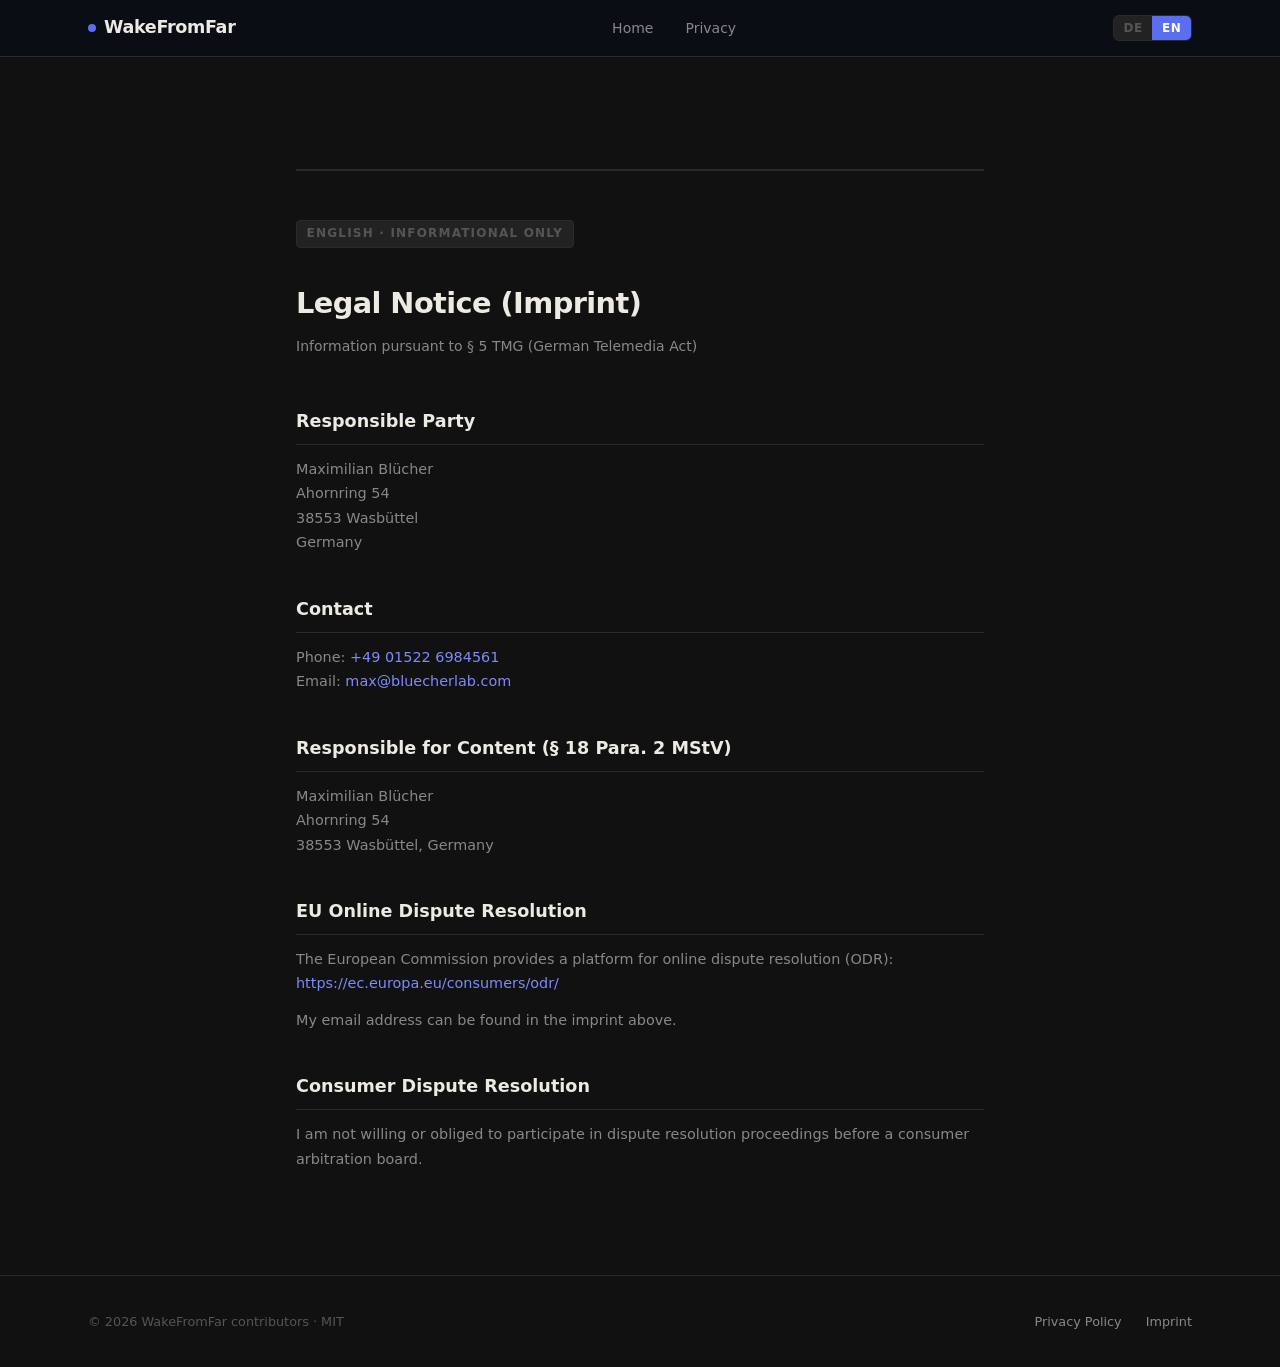
<file: website/wakefromfar/imprint.html>
<!DOCTYPE html>
<html lang="de" class="lang-de">
<head>
  <meta charset="UTF-8">
  <meta name="viewport" content="width=device-width, initial-scale=1.0">
  <title>Impressum / Imprint – WakeFromFar</title>
  <meta name="robots" content="noindex, follow">
  <link rel="stylesheet" href="../style.css">
</head>
<body>

<header>
  <div class="container">
    <nav class="nav">
      <a href="index.html" class="logo">
        <span class="logo-dot"></span>
        WakeFromFar
      </a>
      <ul class="nav-links">
        <li><a href="index.html"><span class="de">Startseite</span><span class="en">Home</span></a></li>
        <li><a href="privacy.html"><span class="de">Datenschutz</span><span class="en">Privacy</span></a></li>
      </ul>
      <div class="nav-right">
        <div class="lang-switch" role="group" aria-label="Language / Sprache">
          <button id="btn-de" onclick="setLang('de')" aria-label="Deutsch" class="active">DE</button>
          <button id="btn-en" onclick="setLang('en')" aria-label="English">EN</button>
        </div>
      </div>
    </nav>
  </div>
</header>

<main>
  <div class="legal-page">

    <!-- GERMAN (legally binding) -->
    <div class="de">
      <span class="lang-label">Deutsch · Rechtsverbindliche Fassung</span>
      <h1>Impressum</h1>
      <p class="subtitle">Angaben gemäß § 5 TMG</p>

      <div class="legal-section">
        <h2>Verantwortlicher</h2>
        <p>
          Maximilian Blücher<br>
          Ahornring 54<br>
          38553 Wasbüttel<br>
          Deutschland
        </p>
      </div>

      <div class="legal-section">
        <h2>Kontakt</h2>
        <p>
          Telefon: <a href="tel:+4901522698456">+49 01522 6984561</a><br>
          E-Mail: <a href="mailto:max@bluecherlab.com">max@bluecherlab.com</a>
        </p>
      </div>

      <div class="legal-section">
        <h2>Inhaltlich Verantwortlicher gemäß § 18 Abs. 2 MStV</h2>
        <p>
          Maximilian Blücher<br>
          Ahornring 54<br>
          38553 Wasbüttel
        </p>
      </div>

      <div class="legal-section">
        <h2>EU-Streitschlichtung</h2>
        <p>
          Die Europäische Kommission stellt eine Plattform zur Online-Streitbeilegung (OS) bereit:
          <a href="https://ec.europa.eu/consumers/odr/" target="_blank" rel="noopener noreferrer">https://ec.europa.eu/consumers/odr/</a>
        </p>
        <p>
          Meine E-Mail-Adresse finden Sie oben im Impressum.
        </p>
      </div>

      <div class="legal-section">
        <h2>Verbraucherstreitbeilegung / Universalschlichtungsstelle</h2>
        <p>
          Ich bin nicht bereit oder verpflichtet, an Streitbeilegungsverfahren vor einer
          Verbraucherschlichtungsstelle teilzunehmen.
        </p>
      </div>

      <div class="legal-section">
        <h2>Haftung für Inhalte</h2>
        <p>
          Als Diensteanbieter bin ich gemäß § 7 Abs. 1 TMG für eigene Inhalte auf diesen Seiten nach
          den allgemeinen Gesetzen verantwortlich. Nach §§ 8 bis 10 TMG bin ich als Diensteanbieter
          jedoch nicht verpflichtet, übermittelte oder gespeicherte fremde Informationen zu überwachen
          oder nach Umständen zu forschen, die auf eine rechtswidrige Tätigkeit hinweisen.
        </p>
        <p>
          Verpflichtungen zur Entfernung oder Sperrung der Nutzung von Informationen nach den
          allgemeinen Gesetzen bleiben hiervon unberührt. Eine diesbezügliche Haftung ist jedoch erst
          ab dem Zeitpunkt der Kenntnis einer konkreten Rechtsverletzung möglich. Bei Bekanntwerden
          von entsprechenden Rechtsverletzungen werde ich diese Inhalte umgehend entfernen.
        </p>
      </div>

      <div class="legal-section">
        <h2>Haftung für Links</h2>
        <p>
          Unser Angebot enthält Links zu externen Websites Dritter, auf deren Inhalte wir keinen
          Einfluss haben. Deshalb können wir für diese fremden Inhalte auch keine Gewähr übernehmen.
          Für die Inhalte der verlinkten Seiten ist stets der jeweilige Anbieter oder Betreiber der
          Seiten verantwortlich.
        </p>
        <p>
          Die verlinkten Seiten wurden zum Zeitpunkt der Verlinkung auf mögliche Rechtsverstöße
          überprüft. Rechtswidrige Inhalte waren zum Zeitpunkt der Verlinkung nicht erkennbar. Eine
          permanente inhaltliche Kontrolle der verlinkten Seiten ist jedoch ohne konkrete Anhaltspunkte
          einer Rechtsverletzung nicht zumutbar. Bei Bekanntwerden von Rechtsverletzungen werde ich
          derartige Links umgehend entfernen.
        </p>
      </div>

      <div class="legal-section">
        <h2>Urheberrecht</h2>
        <p>
          Die durch den Seitenbetreiber erstellten Inhalte und Werke auf diesen Seiten unterliegen dem
          deutschen Urheberrecht. Die Vervielfältigung, Bearbeitung, Verbreitung und jede Art der
          Verwertung außerhalb der Grenzen des Urheberrechtes bedürfen der schriftlichen Zustimmung
          des jeweiligen Autors bzw. Erstellers.
        </p>
        <p>
          Downloads und Kopien dieser Seite sind nur für den privaten, nicht kommerziellen Gebrauch
          gestattet. Soweit die Inhalte auf dieser Seite nicht vom Betreiber erstellt wurden, werden
          die Urheberrechte Dritter beachtet. Insbesondere werden Inhalte Dritter als solche
          gekennzeichnet. Sollten Sie trotzdem auf eine Urheberrechtsverletzung aufmerksam werden,
          bitten wir um einen entsprechenden Hinweis. Bei Bekanntwerden von Rechtsverletzungen werde
          ich derartige Inhalte umgehend entfernen.
        </p>
      </div>
    </div><!-- /de -->

    <hr class="lang-divider">

    <!-- ENGLISH (informational, not legally binding) -->
    <div class="en">
      <span class="lang-label">English · Informational only</span>
      <h1>Legal Notice (Imprint)</h1>
      <p class="subtitle">Information pursuant to § 5 TMG (German Telemedia Act)</p>

      <div class="legal-section">
        <h2>Responsible Party</h2>
        <p>
          Maximilian Blücher<br>
          Ahornring 54<br>
          38553 Wasbüttel<br>
          Germany
        </p>
      </div>

      <div class="legal-section">
        <h2>Contact</h2>
        <p>
          Phone: <a href="tel:+4901522698456">+49 01522 6984561</a><br>
          Email: <a href="mailto:max@bluecherlab.com">max@bluecherlab.com</a>
        </p>
      </div>

      <div class="legal-section">
        <h2>Responsible for Content (§ 18 Para. 2 MStV)</h2>
        <p>
          Maximilian Blücher<br>
          Ahornring 54<br>
          38553 Wasbüttel, Germany
        </p>
      </div>

      <div class="legal-section">
        <h2>EU Online Dispute Resolution</h2>
        <p>
          The European Commission provides a platform for online dispute resolution (ODR):
          <a href="https://ec.europa.eu/consumers/odr/" target="_blank" rel="noopener noreferrer">https://ec.europa.eu/consumers/odr/</a>
        </p>
        <p>My email address can be found in the imprint above.</p>
      </div>

      <div class="legal-section">
        <h2>Consumer Dispute Resolution</h2>
        <p>
          I am not willing or obliged to participate in dispute resolution proceedings before a
          consumer arbitration board.
        </p>
      </div>
    </div><!-- /en -->

  </div>
</main>

<footer>
  <div class="container">
    <div class="footer-inner">
      <p class="footer-copy">© 2026 WakeFromFar <span class="de">Mitwirkende</span><span class="en">contributors</span> · MIT</p>
      <ul class="footer-links">
        <li><a href="privacy.html"><span class="de">Datenschutzerklärung</span><span class="en">Privacy Policy</span></a></li>
        <li><a href="imprint.html"><span class="de">Impressum</span><span class="en">Imprint</span></a></li>
      </ul>
    </div>
  </div>
</footer>

<script>
  const LS_KEY = 'wff-lang';
  function setLang(lang) {
    document.documentElement.classList.remove('lang-de', 'lang-en');
    document.documentElement.classList.add('lang-' + lang);
    document.documentElement.lang = lang;
    document.getElementById('btn-de').classList.toggle('active', lang === 'de');
    document.getElementById('btn-en').classList.toggle('active', lang === 'en');
    try { localStorage.setItem(LS_KEY, lang); } catch(e) {}
  }
  (function() {
    let lang;
    try { lang = localStorage.getItem(LS_KEY); } catch(e) {}
    if (!lang) lang = (navigator.language || 'de').startsWith('de') ? 'de' : 'en';
    setLang(lang);
  })();
</script>

</body>
</html>
</file>
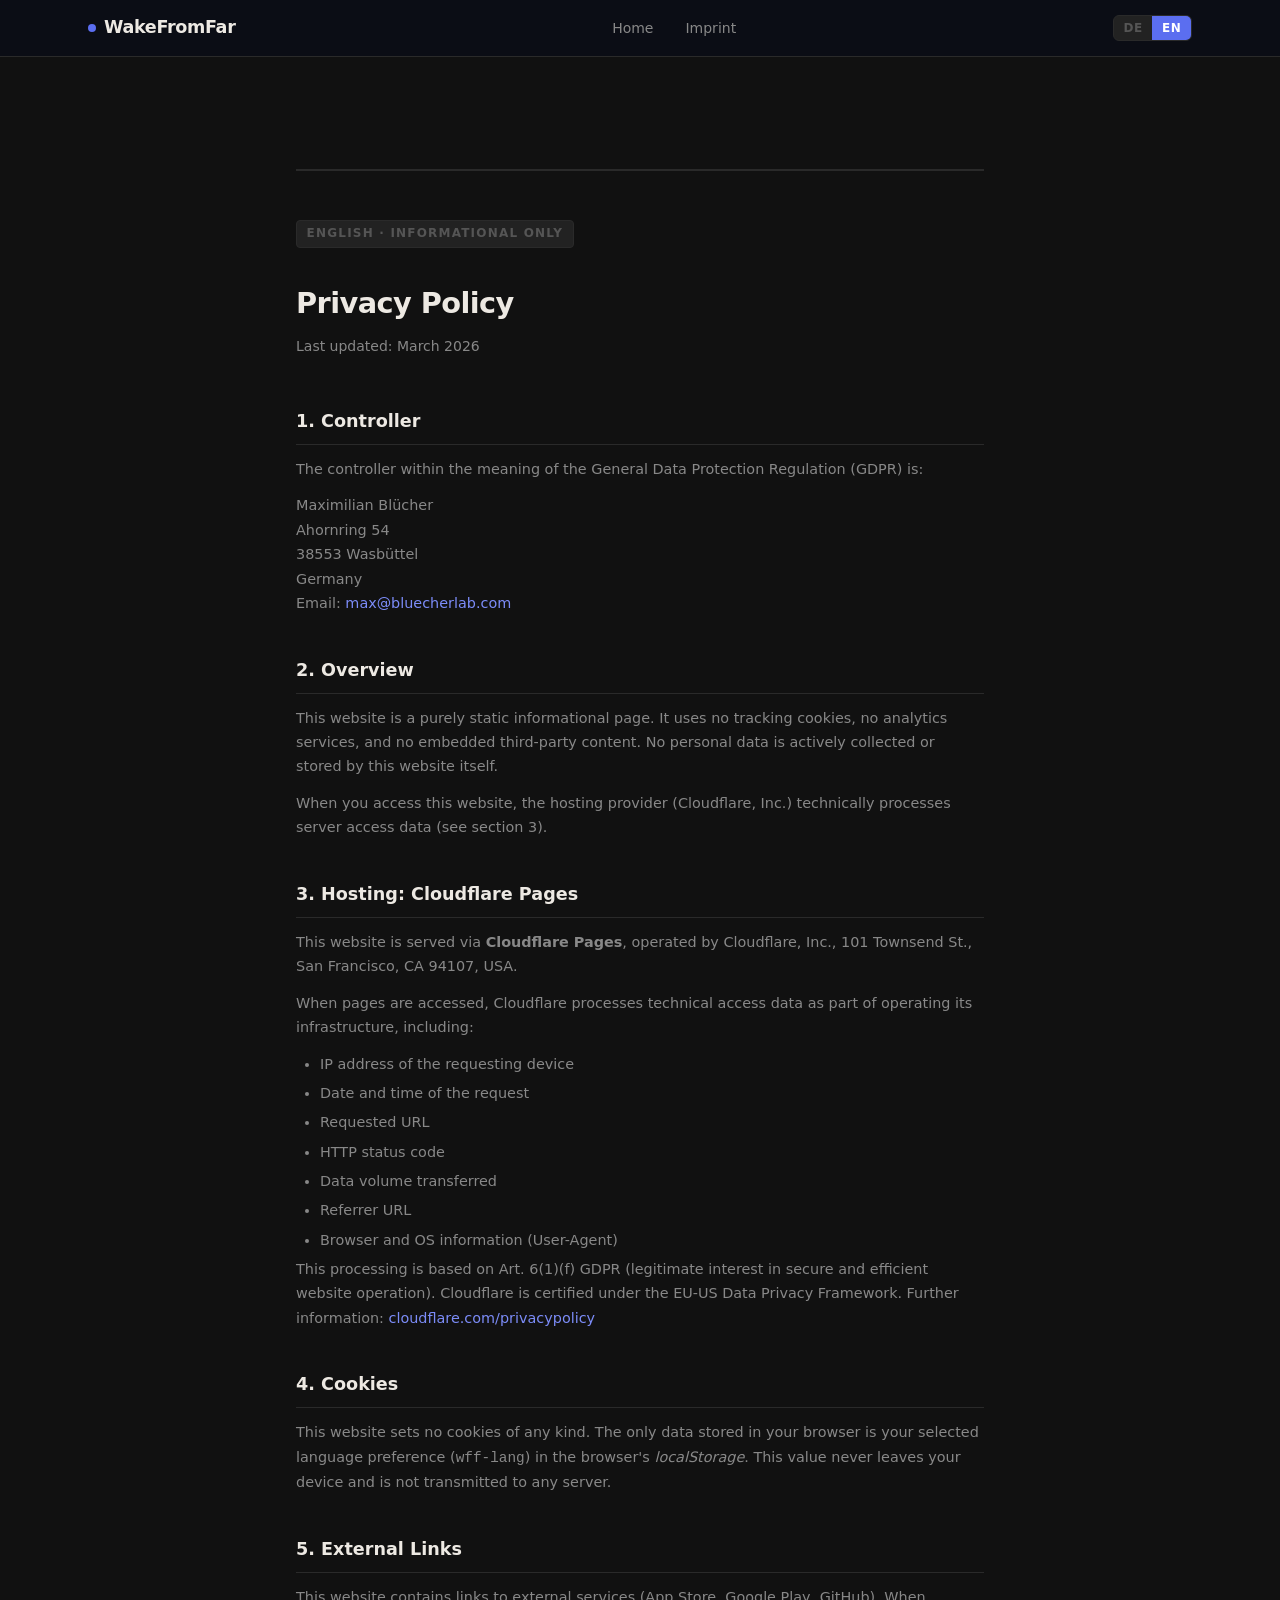
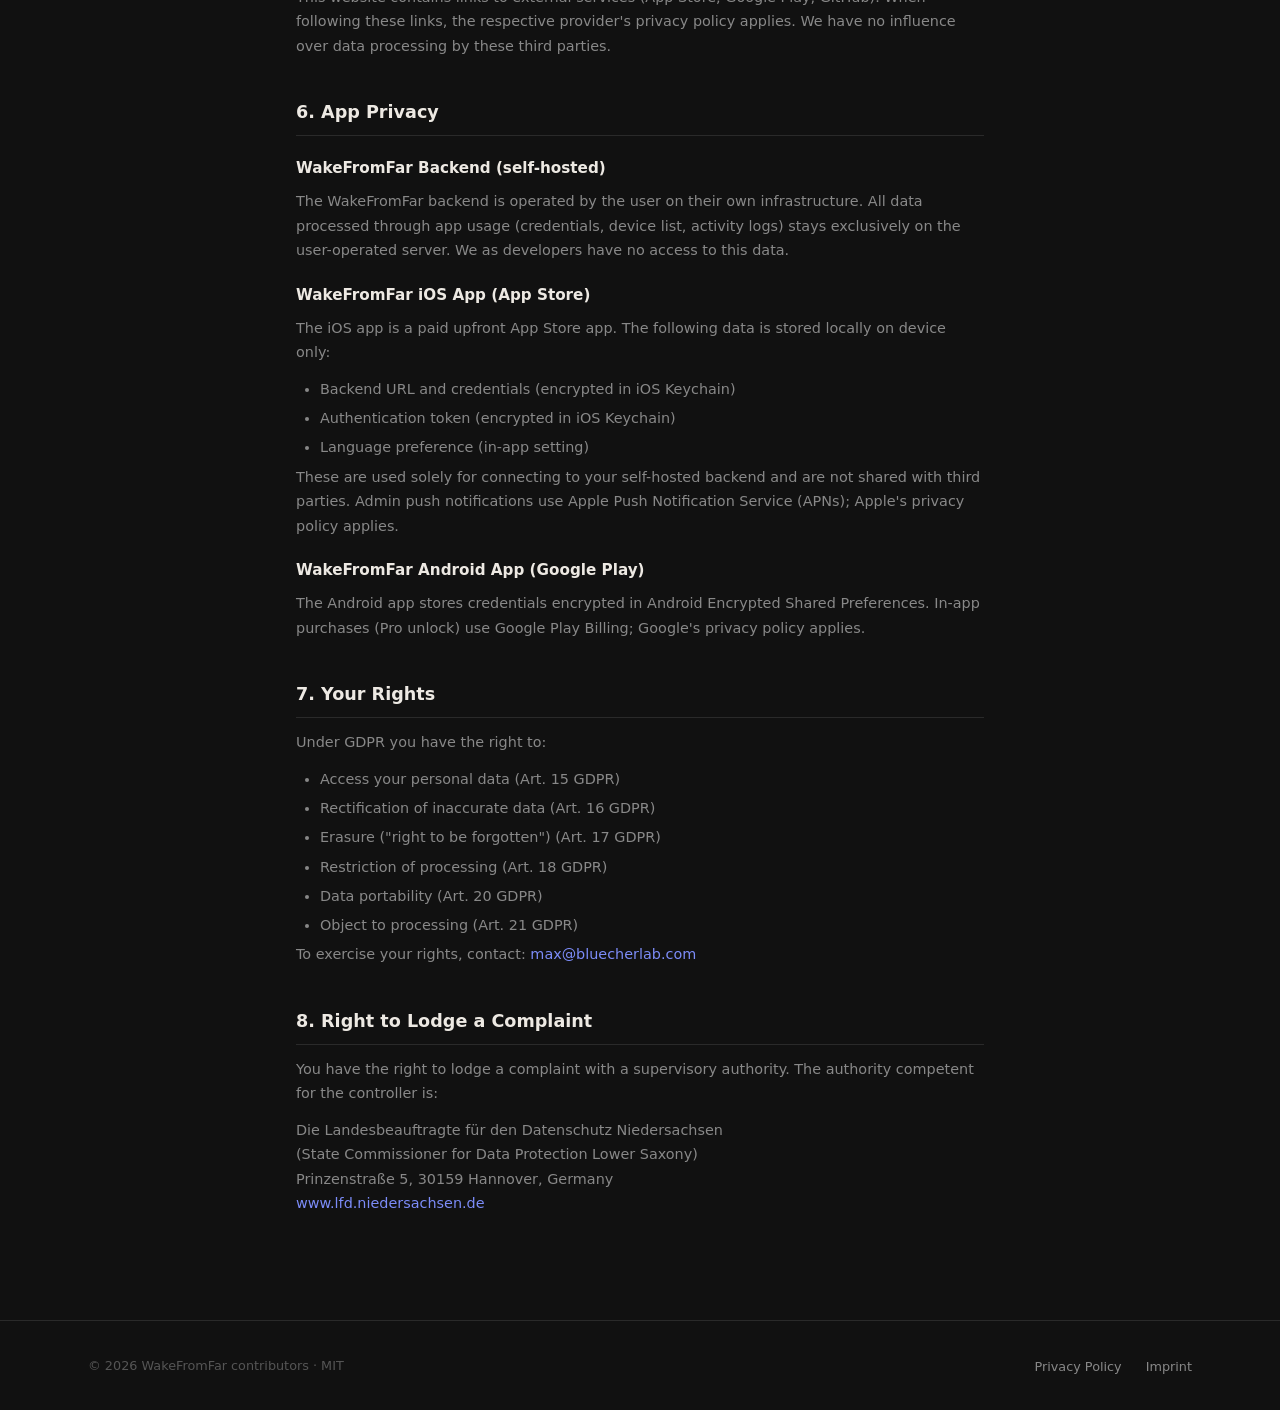
<file: website/wakefromfar/privacy.html>
<!DOCTYPE html>
<html lang="de" class="lang-de">
<head>
  <meta charset="UTF-8">
  <meta name="viewport" content="width=device-width, initial-scale=1.0">
  <title>Datenschutzerklärung / Privacy Policy – WakeFromFar</title>
  <meta name="robots" content="noindex, follow">
  <link rel="stylesheet" href="../style.css">
</head>
<body>

<header>
  <div class="container">
    <nav class="nav">
      <a href="index.html" class="logo">
        <span class="logo-dot"></span>
        WakeFromFar
      </a>
      <ul class="nav-links">
        <li><a href="index.html"><span class="de">Startseite</span><span class="en">Home</span></a></li>
        <li><a href="imprint.html"><span class="de">Impressum</span><span class="en">Imprint</span></a></li>
      </ul>
      <div class="nav-right">
        <div class="lang-switch" role="group" aria-label="Language / Sprache">
          <button id="btn-de" onclick="setLang('de')" aria-label="Deutsch" class="active">DE</button>
          <button id="btn-en" onclick="setLang('en')" aria-label="English">EN</button>
        </div>
      </div>
    </nav>
  </div>
</header>

<main>
  <div class="legal-page">

    <!-- ========== DEUTSCH (rechtsverbindlich) ========== -->
    <div class="de">
      <span class="lang-label">Deutsch · Rechtsverbindliche Fassung</span>
      <h1>Datenschutzerklärung</h1>
      <p class="subtitle">Stand: März 2026</p>

      <div class="legal-section">
        <h2>1. Verantwortlicher</h2>
        <p>
          Verantwortlicher im Sinne der Datenschutz-Grundverordnung (DSGVO) ist:
        </p>
        <p>
          Maximilian Blücher<br>
          Ahornring 54<br>
          38553 Wasbüttel<br>
          Deutschland<br>
          E-Mail: <a href="mailto:max@bluecherlab.com">max@bluecherlab.com</a>
        </p>
      </div>

      <div class="legal-section">
        <h2>2. Allgemeines zur Datenverarbeitung</h2>
        <p>
          Diese Website ist eine rein statische Informationsseite. Sie setzt keine Tracking-Cookies,
          keine Analyse-Dienste und keine eingebetteten Inhalte Dritter ein. Es werden durch diese
          Website selbst keine personenbezogenen Daten aktiv erhoben oder gespeichert.
        </p>
        <p>
          Beim Abruf dieser Website werden durch den Hosting-Anbieter (Cloudflare, Inc.) technisch
          bedingt Server-Zugriffsdaten verarbeitet (siehe Abschnitt 3).
        </p>
      </div>

      <div class="legal-section">
        <h2>3. Hosting: Cloudflare Pages</h2>
        <p>
          Diese Website wird über den Dienst <strong>Cloudflare Pages</strong> der
          Cloudflare, Inc., 101 Townsend St., San Francisco, CA 94107, USA, bereitgestellt.
        </p>
        <p>
          Beim Aufruf von Seiten dieser Website verarbeitet Cloudflare im Rahmen des Betriebs
          seiner Infrastruktur technische Zugriffsdaten, darunter:
        </p>
        <ul>
          <li>IP-Adresse des anfragenden Endgeräts</li>
          <li>Datum und Uhrzeit des Abrufs</li>
          <li>Aufgerufene URL</li>
          <li>HTTP-Statuscode</li>
          <li>Übertragene Datenmenge</li>
          <li>Referrer-URL (zuvor besuchte Seite)</li>
          <li>Browser- und Betriebssysteminformationen (User-Agent)</li>
        </ul>
        <p>
          Diese Datenverarbeitung erfolgt auf Basis von Art. 6 Abs. 1 lit. f DSGVO
          (berechtigtes Interesse an einem sicheren und effizienten Betrieb der Website).
        </p>
        <p>
          Cloudflare ist unter dem EU-US Data Privacy Framework zertifiziert, was ein
          angemessenes Datenschutzniveau für Übertragungen in die USA sicherstellt.
          Weitere Informationen: <a href="https://www.cloudflare.com/privacypolicy/" target="_blank" rel="noopener noreferrer">cloudflare.com/privacypolicy</a>
        </p>
      </div>

      <div class="legal-section">
        <h2>4. Cookies</h2>
        <p>
          Diese Website setzt keine Cookies, weder eigene noch von Dritten.
          Die einzige im Webbrowser gespeicherte Information ist die gewählte Spracheinstellung
          (<code>wff-lang</code>) im <em>localStorage</em> des Browsers. Dieser Wert verlässt
          Ihr Gerät nicht und wird nicht an Server übertragen.
        </p>
      </div>

      <div class="legal-section">
        <h2>5. Externe Links</h2>
        <p>
          Diese Website enthält Links zu externen Diensten (App Store, Google Play, GitHub).
          Beim Aufruf dieser Links gelten die jeweiligen Datenschutzerklärungen der verlinkten
          Anbieter. Auf die Datenverarbeitung durch diese Drittanbieter haben wir keinen Einfluss.
        </p>
      </div>

      <div class="legal-section">
        <h2>6. Datenschutzhinweise zu den Apps</h2>

        <h3>WakeFromFar Backend (selbst gehostet)</h3>
        <p>
          Das Backend von WakeFromFar wird vom jeweiligen Nutzer selbst auf eigener Infrastruktur
          betrieben. Die Datenverarbeitung im Rahmen der App-Nutzung (Zugangsdaten, Geräteliste,
          Aktivitätsprotokolle) erfolgt ausschließlich auf dem vom Nutzer betriebenen Server.
          Wir als Entwickler haben keinen Zugriff auf diese Daten.
        </p>

        <h3>WakeFromFar iOS-App (App Store)</h3>
        <p>
          Die iOS-App wird als bezahlte App im Apple App Store angeboten. In der App werden
          folgende Daten lokal auf dem Gerät gespeichert:
        </p>
        <ul>
          <li>Backend-URL und Zugangsdaten (verschlüsselt im iOS-Keychain)</li>
          <li>Authentifizierungstoken (verschlüsselt im iOS-Keychain)</li>
          <li>Spracheinstellung (App-interne Einstellung)</li>
        </ul>
        <p>
          Diese Daten werden ausschließlich für die Verbindung zum selbst gehosteten Backend
          verwendet und nicht an Dritte übertragen. Für Admin-Benachrichtigungen wird
          Apple Push Notification Service (APNs) genutzt; hierbei gilt Apples Datenschutzerklärung.
        </p>

        <h3>WakeFromFar Android-App (Google Play)</h3>
        <p>
          Die Android-App speichert Zugangsdaten verschlüsselt in den Android
          Encrypted Shared Preferences. Für In-App-Käufe (Pro-Erweiterung) wird
          Google Play Billing genutzt; hierbei gilt Googles Datenschutzerklärung.
        </p>
      </div>

      <div class="legal-section">
        <h2>7. Ihre Rechte</h2>
        <p>Sie haben gegenüber dem Verantwortlichen folgende Rechte:</p>
        <ul>
          <li>Recht auf Auskunft (Art. 15 DSGVO)</li>
          <li>Recht auf Berichtigung (Art. 16 DSGVO)</li>
          <li>Recht auf Löschung (Art. 17 DSGVO)</li>
          <li>Recht auf Einschränkung der Verarbeitung (Art. 18 DSGVO)</li>
          <li>Recht auf Datenübertragbarkeit (Art. 20 DSGVO)</li>
          <li>Recht auf Widerspruch (Art. 21 DSGVO)</li>
        </ul>
        <p>
          Zur Ausübung Ihrer Rechte wenden Sie sich bitte an:
          <a href="mailto:max@bluecherlab.com">max@bluecherlab.com</a>
        </p>
      </div>

      <div class="legal-section">
        <h2>8. Beschwerderecht bei der Aufsichtsbehörde</h2>
        <p>
          Sie haben das Recht, sich bei einer Datenschutzbehörde zu beschweren. Die für den
          Verantwortlichen zuständige Aufsichtsbehörde ist:
        </p>
        <p>
          Die Landesbeauftragte für den Datenschutz Niedersachsen<br>
          Prinzenstraße 5, 30159 Hannover<br>
          <a href="https://www.lfd.niedersachsen.de" target="_blank" rel="noopener noreferrer">www.lfd.niedersachsen.de</a>
        </p>
      </div>

    </div><!-- /de -->

    <hr class="lang-divider">

    <!-- ========== ENGLISH (informational) ========== -->
    <div class="en">
      <span class="lang-label">English · Informational only</span>
      <h1>Privacy Policy</h1>
      <p class="subtitle">Last updated: March 2026</p>

      <div class="legal-section">
        <h2>1. Controller</h2>
        <p>
          The controller within the meaning of the General Data Protection Regulation (GDPR) is:
        </p>
        <p>
          Maximilian Blücher<br>
          Ahornring 54<br>
          38553 Wasbüttel<br>
          Germany<br>
          Email: <a href="mailto:max@bluecherlab.com">max@bluecherlab.com</a>
        </p>
      </div>

      <div class="legal-section">
        <h2>2. Overview</h2>
        <p>
          This website is a purely static informational page. It uses no tracking cookies,
          no analytics services, and no embedded third-party content. No personal data is
          actively collected or stored by this website itself.
        </p>
        <p>
          When you access this website, the hosting provider (Cloudflare, Inc.) technically
          processes server access data (see section 3).
        </p>
      </div>

      <div class="legal-section">
        <h2>3. Hosting: Cloudflare Pages</h2>
        <p>
          This website is served via <strong>Cloudflare Pages</strong>, operated by
          Cloudflare, Inc., 101 Townsend St., San Francisco, CA 94107, USA.
        </p>
        <p>
          When pages are accessed, Cloudflare processes technical access data as part of
          operating its infrastructure, including:
        </p>
        <ul>
          <li>IP address of the requesting device</li>
          <li>Date and time of the request</li>
          <li>Requested URL</li>
          <li>HTTP status code</li>
          <li>Data volume transferred</li>
          <li>Referrer URL</li>
          <li>Browser and OS information (User-Agent)</li>
        </ul>
        <p>
          This processing is based on Art. 6(1)(f) GDPR (legitimate interest in secure and
          efficient website operation). Cloudflare is certified under the EU-US Data Privacy
          Framework. Further information:
          <a href="https://www.cloudflare.com/privacypolicy/" target="_blank" rel="noopener noreferrer">cloudflare.com/privacypolicy</a>
        </p>
      </div>

      <div class="legal-section">
        <h2>4. Cookies</h2>
        <p>
          This website sets no cookies of any kind. The only data stored in your browser is
          your selected language preference (<code>wff-lang</code>) in the browser's
          <em>localStorage</em>. This value never leaves your device and is not transmitted
          to any server.
        </p>
      </div>

      <div class="legal-section">
        <h2>5. External Links</h2>
        <p>
          This website contains links to external services (App Store, Google Play, GitHub).
          When following these links, the respective provider's privacy policy applies. We have
          no influence over data processing by these third parties.
        </p>
      </div>

      <div class="legal-section">
        <h2>6. App Privacy</h2>

        <h3>WakeFromFar Backend (self-hosted)</h3>
        <p>
          The WakeFromFar backend is operated by the user on their own infrastructure. All data
          processed through app usage (credentials, device list, activity logs) stays exclusively
          on the user-operated server. We as developers have no access to this data.
        </p>

        <h3>WakeFromFar iOS App (App Store)</h3>
        <p>
          The iOS app is a paid upfront App Store app. The following data is stored locally
          on device only:
        </p>
        <ul>
          <li>Backend URL and credentials (encrypted in iOS Keychain)</li>
          <li>Authentication token (encrypted in iOS Keychain)</li>
          <li>Language preference (in-app setting)</li>
        </ul>
        <p>
          These are used solely for connecting to your self-hosted backend and are not shared
          with third parties. Admin push notifications use Apple Push Notification Service
          (APNs); Apple's privacy policy applies.
        </p>

        <h3>WakeFromFar Android App (Google Play)</h3>
        <p>
          The Android app stores credentials encrypted in Android Encrypted Shared Preferences.
          In-app purchases (Pro unlock) use Google Play Billing; Google's privacy policy applies.
        </p>
      </div>

      <div class="legal-section">
        <h2>7. Your Rights</h2>
        <p>Under GDPR you have the right to:</p>
        <ul>
          <li>Access your personal data (Art. 15 GDPR)</li>
          <li>Rectification of inaccurate data (Art. 16 GDPR)</li>
          <li>Erasure ("right to be forgotten") (Art. 17 GDPR)</li>
          <li>Restriction of processing (Art. 18 GDPR)</li>
          <li>Data portability (Art. 20 GDPR)</li>
          <li>Object to processing (Art. 21 GDPR)</li>
        </ul>
        <p>
          To exercise your rights, contact:
          <a href="mailto:max@bluecherlab.com">max@bluecherlab.com</a>
        </p>
      </div>

      <div class="legal-section">
        <h2>8. Right to Lodge a Complaint</h2>
        <p>
          You have the right to lodge a complaint with a supervisory authority. The authority
          competent for the controller is:
        </p>
        <p>
          Die Landesbeauftragte für den Datenschutz Niedersachsen<br>
          (State Commissioner for Data Protection Lower Saxony)<br>
          Prinzenstraße 5, 30159 Hannover, Germany<br>
          <a href="https://www.lfd.niedersachsen.de" target="_blank" rel="noopener noreferrer">www.lfd.niedersachsen.de</a>
        </p>
      </div>

    </div><!-- /en -->

  </div>
</main>

<footer>
  <div class="container">
    <div class="footer-inner">
      <p class="footer-copy">© 2026 WakeFromFar <span class="de">Mitwirkende</span><span class="en">contributors</span> · MIT</p>
      <ul class="footer-links">
        <li><a href="privacy.html"><span class="de">Datenschutzerklärung</span><span class="en">Privacy Policy</span></a></li>
        <li><a href="imprint.html"><span class="de">Impressum</span><span class="en">Imprint</span></a></li>
      </ul>
    </div>
  </div>
</footer>

<script>
  const LS_KEY = 'wff-lang';
  function setLang(lang) {
    document.documentElement.classList.remove('lang-de', 'lang-en');
    document.documentElement.classList.add('lang-' + lang);
    document.documentElement.lang = lang;
    document.getElementById('btn-de').classList.toggle('active', lang === 'de');
    document.getElementById('btn-en').classList.toggle('active', lang === 'en');
    try { localStorage.setItem(LS_KEY, lang); } catch(e) {}
  }
  (function() {
    let lang;
    try { lang = localStorage.getItem(LS_KEY); } catch(e) {}
    if (!lang) lang = (navigator.language || 'de').startsWith('de') ? 'de' : 'en';
    setLang(lang);
  })();
</script>

</body>
</html>
</file>
<file: website/style.css>
/* ===== Reset & Base ===== */
*, *::before, *::after { box-sizing: border-box; margin: 0; padding: 0; }

:root {
  --bg:        #111111;
  --surface:   #1a1a1a;
  --surface-2: #222222;
  --border:    #2a2a2a;
  --accent:    #5b6ef0;
  --accent-h:  #7c8cf8;
  --text:      #ede9e3;
  --muted:     #888888;
  --dim:       #555555;
  --green:     #22d47a;
  --amber:     #d97706;
  --radius:    10px;
  --r-lg:      16px;
  --font:      -apple-system, BlinkMacSystemFont, 'Segoe UI', system-ui, sans-serif;
  --font-mono: 'SF Mono', 'Fira Code', 'Consolas', monospace;
  --max-w:     72rem;
  --trans:     0.18s ease;
}

html { font-size: 16px; scroll-behavior: smooth; }

body {
  font-family: var(--font);
  background: var(--bg);
  color: var(--text);
  line-height: 1.65;
  -webkit-font-smoothing: antialiased;
}

a { color: var(--accent-h); text-decoration: none; transition: color var(--trans); }
a:hover { color: var(--text); }

img { max-width: 100%; display: block; }

/* ===== Language Toggle ===== */
html.lang-en .de { display: none !important; }
html.lang-de .en { display: none !important; }

/* ===== Layout ===== */
.container { max-width: var(--max-w); margin: 0 auto; padding: 0 1.5rem; }
.section { padding: 5rem 0; }
.section-sm { padding: 3rem 0; }

/* ===== Header ===== */
header {
  position: sticky;
  top: 0;
  z-index: 100;
  background: rgba(11, 13, 22, 0.88);
  backdrop-filter: blur(14px);
  -webkit-backdrop-filter: blur(14px);
  border-bottom: 1px solid var(--border);
}

.nav {
  display: flex;
  align-items: center;
  justify-content: space-between;
  height: 3.5rem;
  gap: 1.5rem;
}

.logo {
  font-weight: 700;
  font-size: 1.1rem;
  color: var(--text);
  letter-spacing: -0.02em;
  display: flex;
  align-items: center;
  gap: 0.5rem;
}

.logo-dot {
  width: 8px; height: 8px;
  background: var(--accent);
  border-radius: 50%;
  display: inline-block;
  animation: pulse-dot 2.4s ease-in-out infinite;
}

@keyframes pulse-dot {
  0%, 100% { opacity: 1; transform: scale(1); }
  50% { opacity: 0.5; transform: scale(0.75); }
}

.nav-links {
  display: flex;
  align-items: center;
  gap: 2rem;
  list-style: none;
}

.nav-links a {
  color: var(--muted);
  font-size: 0.875rem;
  transition: color var(--trans);
}

.nav-links a:hover { color: var(--text); }

.nav-right {
  display: flex;
  align-items: center;
  gap: 1rem;
}

/* Language switcher */
.lang-switch {
  display: flex;
  background: var(--surface-2);
  border: 1px solid var(--border);
  border-radius: 6px;
  overflow: hidden;
}

.lang-switch button {
  background: none;
  border: none;
  padding: 0.3rem 0.6rem;
  font-size: 0.75rem;
  font-weight: 600;
  letter-spacing: 0.05em;
  color: var(--dim);
  cursor: pointer;
  transition: background var(--trans), color var(--trans);
  font-family: var(--font);
}

.lang-switch button.active {
  background: var(--accent);
  color: #fff;
}

/* ===== Hero ===== */
.hero {
  padding: 6rem 0 5rem;
  position: relative;
  overflow: hidden;
}

.hero::before {
  content: '';
  position: absolute;
  inset: 0;
  background: radial-gradient(ellipse 70% 50% at 20% 0%, rgba(91,110,240,0.14) 0%, transparent 65%);
  pointer-events: none;
}

.hero-eyebrow {
  font-size: 0.8rem;
  font-weight: 600;
  letter-spacing: 0.1em;
  text-transform: uppercase;
  color: var(--accent-h);
  margin-bottom: 1.25rem;
  display: flex;
  align-items: center;
  gap: 0.5rem;
}

.hero-eyebrow::before {
  content: '';
  display: inline-block;
  width: 1.5rem;
  height: 2px;
  background: var(--accent);
  border-radius: 1px;
}

.hero h1 {
  font-size: clamp(2.2rem, 5vw, 3.5rem);
  font-weight: 800;
  letter-spacing: -0.03em;
  line-height: 1.12;
  margin-bottom: 1.25rem;
  max-width: 16ch;
}

.hero h1 em {
  font-style: normal;
  background: linear-gradient(135deg, var(--accent-h), #a78bfa);
  -webkit-background-clip: text;
  -webkit-text-fill-color: transparent;
  background-clip: text;
}

.hero-sub {
  font-size: 1.1rem;
  color: var(--muted);
  max-width: 48ch;
  margin-bottom: 0;
  line-height: 1.7;
}

/* ===== Project Cards ===== */
.projects-grid {
  display: grid;
  grid-template-columns: repeat(auto-fill, minmax(21rem, 1fr));
  gap: 1.25rem;
  margin-top: 3rem;
}

.project-card {
  background: var(--surface);
  border: 1px solid var(--border);
  border-radius: var(--r-lg);
  padding: 1.75rem;
  display: flex;
  flex-direction: column;
  gap: 0;
  transition: border-color var(--trans), transform var(--trans);
  text-decoration: none;
  color: inherit;
}

.project-card:hover {
  border-color: rgba(91,110,240,0.45);
  transform: translateY(-2px);
  color: inherit;
}

.project-card-header {
  display: flex;
  align-items: flex-start;
  justify-content: space-between;
  margin-bottom: 1rem;
  gap: 1rem;
}

.project-icon {
  width: 3rem; height: 3rem;
  border-radius: 10px;
  display: flex;
  align-items: center;
  justify-content: center;
  flex-shrink: 0;
  font-size: 1.4rem;
}

.project-icon.indigo { background: rgba(91,110,240,0.15); }
.project-icon.teal   { background: rgba(34,212,122,0.12); }
.project-icon.amber  { background: rgba(240,180,41,0.12); }

.project-tags {
  display: flex;
  flex-wrap: wrap;
  gap: 0.4rem;
  justify-content: flex-end;
}

.tag {
  font-size: 0.68rem;
  font-weight: 600;
  letter-spacing: 0.06em;
  text-transform: uppercase;
  padding: 0.2rem 0.55rem;
  border-radius: 4px;
}

.tag-platform {
  background: rgba(91,110,240,0.12);
  color: var(--accent-h);
  border: 1px solid rgba(91,110,240,0.25);
}

.tag-hobby {
  background: rgba(240,180,41,0.1);
  color: var(--amber);
  border: 1px solid rgba(240,180,41,0.25);
}

.tag-commercial {
  background: rgba(34,212,122,0.08);
  color: var(--green);
  border: 1px solid rgba(34,212,122,0.2);
}

.project-card h3 {
  font-size: 1.15rem;
  font-weight: 700;
  letter-spacing: -0.02em;
  margin-bottom: 0.3rem;
}

.project-card-platform {
  font-size: 0.75rem;
  color: var(--dim);
  letter-spacing: 0.02em;
  margin-bottom: 0.75rem !important;
}

.hobby-badge {
  font-size: 0.62rem;
  font-weight: 600;
  letter-spacing: 0.07em;
  text-transform: uppercase;
  color: var(--amber);
  background: rgba(217,119,6,0.1);
  border: 1px solid rgba(217,119,6,0.22);
  padding: 0.15em 0.45em;
  border-radius: 4px;
  vertical-align: middle;
  margin-left: 0.35rem;
}

.project-card p {
  font-size: 0.875rem;
  color: var(--muted);
  line-height: 1.65;
  flex: 1;
}

.project-card-footer {
  margin-top: 1.25rem;
  padding-top: 1rem;
  border-top: 1px solid var(--border);
  display: flex;
  align-items: center;
  justify-content: space-between;
  font-size: 0.8rem;
  color: var(--dim);
}

.project-card-link {
  display: flex;
  align-items: center;
  gap: 0.3rem;
  color: var(--accent-h);
  font-size: 0.8rem;
  font-weight: 500;
}

/* ===== About ===== */
.about-grid {
  display: grid;
  grid-template-columns: 1fr 1fr;
  gap: 4rem;
  align-items: center;
}

.about-text h2 {
  font-size: clamp(1.4rem, 3vw, 1.9rem);
  font-weight: 700;
  letter-spacing: -0.02em;
  margin-bottom: 1rem;
}

.about-text p {
  color: var(--muted);
  font-size: 0.95rem;
  line-height: 1.75;
  margin-bottom: 0.75rem;
}

.about-meta {
  display: flex;
  flex-direction: column;
  gap: 0.75rem;
}

.meta-item {
  display: flex;
  align-items: center;
  gap: 0.75rem;
  font-size: 0.875rem;
  color: var(--muted);
}

.meta-item svg { color: var(--accent-h); flex-shrink: 0; }

/* ===== Section Header ===== */
.section-header { margin-bottom: 0.5rem; }

.section-header h2 {
  font-size: clamp(1.6rem, 3.5vw, 2.1rem);
  font-weight: 700;
  letter-spacing: -0.02em;
  margin-bottom: 0.6rem;
}

.section-header p {
  color: var(--muted);
  font-size: 0.95rem;
  max-width: 50ch;
}

/* ===== Intro (landing page hero) ===== */
.intro {
  padding: 5rem 0 4rem;
}

.intro h1 {
  font-size: clamp(1.9rem, 4vw, 2.75rem);
  font-weight: 700;
  letter-spacing: -0.03em;
  line-height: 1.15;
  margin-bottom: 1.25rem;
}

.intro-sub {
  font-size: 1.05rem;
  color: var(--muted);
  max-width: 54ch;
  line-height: 1.75;
  margin-bottom: 1rem;
}

.intro-contact {
  font-size: 0.875rem;
  color: var(--dim);
}

.intro-contact a {
  color: var(--muted);
  transition: color var(--trans);
}

.intro-contact a:hover { color: var(--text); }

/* ===== Project list ===== */
.project-list-label {
  font-size: 0.72rem;
  font-weight: 600;
  letter-spacing: 0.12em;
  text-transform: uppercase;
  color: var(--dim);
  margin-bottom: 0;
}

.project-list { margin-top: 0; }

.project-row {
  display: grid;
  grid-template-columns: 2.5rem 1fr;
  gap: 0 1.5rem;
  padding: 2.25rem 0;
  border-top: 1px solid var(--border);
  text-decoration: none;
  color: inherit;
  transition: opacity var(--trans);
}

.project-row:last-child { border-bottom: 1px solid var(--border); }

a.project-row:hover { opacity: 0.72; }

.project-num {
  font-size: 0.72rem;
  font-weight: 600;
  color: var(--dim);
  letter-spacing: 0.05em;
  padding-top: 0.45rem;
  font-variant-numeric: tabular-nums;
}

.project-body {}

.project-row-top {
  display: flex;
  align-items: baseline;
  justify-content: space-between;
  gap: 1rem;
  margin-bottom: 0.3rem;
  flex-wrap: wrap;
}

.project-row h3 {
  font-size: 1.25rem;
  font-weight: 700;
  letter-spacing: -0.02em;
}

.project-platform {
  font-size: 0.78rem;
  color: var(--dim);
  white-space: nowrap;
  display: flex;
  align-items: center;
  gap: 0.5rem;
}

.project-platform a {
  color: var(--muted);
  font-size: 0.78rem;
}

.project-platform a:hover { color: var(--text); }

.project-row p {
  font-size: 0.9rem;
  color: var(--muted);
  line-height: 1.7;
  max-width: 58ch;
  margin-top: 0.5rem;
}

.project-type-dot {
  display: inline-block;
  width: 5px;
  height: 5px;
  border-radius: 50%;
  background: var(--dim);
  margin: 0 0.1rem 0.1rem;
  vertical-align: middle;
}

/* ===== WakeFromFar feature cards (subpage) ===== */
.features-grid {
  display: grid;
  grid-template-columns: repeat(auto-fit, minmax(17rem, 1fr));
  gap: 1.25rem;
  margin-top: 3rem;
}

.feature-card {
  background: var(--surface);
  border: 1px solid var(--border);
  border-radius: var(--r-lg);
  padding: 1.5rem;
  transition: border-color var(--trans), transform var(--trans);
}

.feature-card:hover {
  border-color: rgba(91,110,240,0.4);
  transform: translateY(-2px);
}

.feature-icon {
  width: 2.5rem; height: 2.5rem;
  background: rgba(91,110,240,0.12);
  border-radius: 8px;
  display: flex;
  align-items: center;
  justify-content: center;
  margin-bottom: 1rem;
  color: var(--accent-h);
}

.feature-card h3 {
  font-size: 1rem;
  font-weight: 600;
  margin-bottom: 0.4rem;
  letter-spacing: -0.01em;
}

.feature-card p {
  font-size: 0.875rem;
  color: var(--muted);
  line-height: 1.6;
}

/* ===== Hero (subpage centered variant) ===== */
.hero-centered {
  padding: 6rem 0 5rem;
  text-align: center;
  position: relative;
  overflow: hidden;
}

.hero-centered::before {
  content: '';
  position: absolute;
  inset: 0;
  background: radial-gradient(ellipse 80% 60% at 50% -10%, rgba(91,110,240,0.18) 0%, transparent 70%);
  pointer-events: none;
}

.badge {
  display: inline-flex;
  align-items: center;
  gap: 0.4rem;
  background: rgba(91,110,240,0.12);
  border: 1px solid rgba(91,110,240,0.3);
  color: var(--accent-h);
  padding: 0.3rem 0.85rem;
  border-radius: 999px;
  font-size: 0.78rem;
  font-weight: 500;
  letter-spacing: 0.03em;
  margin-bottom: 1.5rem;
}

.hero-centered h1 {
  font-size: clamp(2rem, 5vw, 3.25rem);
  font-weight: 800;
  letter-spacing: -0.03em;
  line-height: 1.15;
  margin-bottom: 1.25rem;
  max-width: 18ch;
  margin-left: auto;
  margin-right: auto;
}

.hero-centered h1 em {
  font-style: normal;
  background: linear-gradient(135deg, var(--accent-h), #a78bfa);
  -webkit-background-clip: text;
  -webkit-text-fill-color: transparent;
  background-clip: text;
}

.hero-sub-centered {
  font-size: 1.1rem;
  color: var(--muted);
  max-width: 52ch;
  margin: 0 auto 2.5rem;
  line-height: 1.7;
}

/* ===== Store Buttons ===== */
.store-buttons {
  display: flex;
  gap: 1rem;
  justify-content: center;
  flex-wrap: wrap;
  margin-bottom: 1rem;
}

.store-btn {
  display: inline-flex;
  align-items: center;
  gap: 0.75rem;
  background: var(--surface-2);
  border: 1px solid var(--border);
  color: var(--text);
  padding: 0.75rem 1.25rem;
  border-radius: var(--radius);
  font-family: var(--font);
  cursor: pointer;
  transition: background var(--trans), border-color var(--trans), transform var(--trans);
  min-width: 10rem;
  text-decoration: none;
}

.store-btn:hover {
  background: var(--surface);
  border-color: var(--accent);
  color: var(--text);
  transform: translateY(-1px);
}

.store-btn svg { flex-shrink: 0; }
.store-btn-text { text-align: left; }
.store-btn-text small { display: block; font-size: 0.65rem; color: var(--muted); letter-spacing: 0.05em; text-transform: uppercase; }
.store-btn-text strong { display: block; font-size: 0.95rem; font-weight: 600; }

.hero-note { font-size: 0.8rem; color: var(--dim); }

/* ===== How It Works ===== */
.steps {
  display: grid;
  grid-template-columns: repeat(auto-fit, minmax(14rem, 1fr));
  gap: 2rem;
  margin-top: 3rem;
}

.step { text-align: center; padding: 0 1rem; }

.step-num {
  width: 2.5rem; height: 2.5rem;
  background: var(--accent);
  color: #fff;
  border-radius: 50%;
  display: flex;
  align-items: center;
  justify-content: center;
  font-weight: 700;
  font-size: 0.9rem;
  margin: 0 auto 1rem;
}

.step h3 { font-size: 1rem; font-weight: 600; margin-bottom: 0.5rem; }
.step p { font-size: 0.875rem; color: var(--muted); line-height: 1.6; }

/* ===== OSS Banner ===== */
.oss-banner {
  background: var(--surface);
  border: 1px solid var(--border);
  border-radius: var(--r-lg);
  padding: 2.5rem;
  text-align: center;
}

.oss-banner h2 { font-size: 1.5rem; font-weight: 700; margin-bottom: 0.75rem; letter-spacing: -0.02em; }
.oss-banner p { color: var(--muted); max-width: 50ch; margin: 0 auto 1.5rem; font-size: 0.95rem; }

/* ===== Buttons ===== */
.btn {
  display: inline-flex;
  align-items: center;
  gap: 0.5rem;
  padding: 0.65rem 1.25rem;
  border-radius: var(--radius);
  font-family: var(--font);
  font-size: 0.9rem;
  font-weight: 500;
  cursor: pointer;
  transition: all var(--trans);
  border: none;
  text-decoration: none;
}

.btn-outline {
  background: transparent;
  border: 1px solid var(--border);
  color: var(--text);
}

.btn-outline:hover { border-color: var(--accent); color: var(--accent-h); }

/* ===== Footer ===== */
footer { border-top: 1px solid var(--border); padding: 2rem 0; }

.footer-inner {
  display: flex;
  align-items: center;
  justify-content: space-between;
  flex-wrap: wrap;
  gap: 1rem;
}

.footer-copy { font-size: 0.8rem; color: var(--dim); }

.footer-links { display: flex; gap: 1.5rem; list-style: none; }
.footer-links a { font-size: 0.8rem; color: var(--muted); transition: color var(--trans); }
.footer-links a:hover { color: var(--text); }

/* ===== Divider ===== */
.divider { border: none; border-top: 1px solid var(--border); margin: 0; }

/* ===== Legal Pages ===== */
.legal-page {
  max-width: 46rem;
  margin: 0 auto;
  padding: 4rem 1.5rem;
}

.legal-page h1 {
  font-size: 1.8rem;
  font-weight: 700;
  letter-spacing: -0.02em;
  margin-bottom: 0.5rem;
}

.legal-page .subtitle { color: var(--muted); font-size: 0.875rem; margin-bottom: 3rem; }

.legal-section { margin-bottom: 2.5rem; }

.legal-section h2 {
  font-size: 1.1rem;
  font-weight: 600;
  margin-bottom: 0.75rem;
  padding-bottom: 0.5rem;
  border-bottom: 1px solid var(--border);
}

.legal-section h3 { font-size: 0.95rem; font-weight: 600; margin: 1.25rem 0 0.5rem; color: var(--text); }

.legal-section p {
  font-size: 0.9rem;
  color: var(--muted);
  line-height: 1.7;
  margin-bottom: 0.75rem;
}

.legal-section ul { font-size: 0.9rem; color: var(--muted); padding-left: 1.5rem; line-height: 1.7; }
.legal-section li { margin-bottom: 0.3rem; }

.lang-divider { border: none; border-top: 2px solid var(--border); margin: 3rem 0; }

.lang-label {
  display: inline-block;
  background: var(--surface-2);
  border: 1px solid var(--border);
  color: var(--dim);
  font-size: 0.75rem;
  font-weight: 600;
  letter-spacing: 0.1em;
  text-transform: uppercase;
  padding: 0.2rem 0.6rem;
  border-radius: 4px;
  margin-bottom: 2rem;
}

/* ===== Security notice ===== */
.security-notice {
  display: flex;
  gap: 1rem;
  background: rgba(234, 88, 12, 0.06);
  border: 1px solid rgba(234, 88, 12, 0.25);
  border-radius: var(--radius);
  padding: 1.25rem 1.5rem;
  margin-bottom: 3rem;
  align-items: flex-start;
}

.security-notice-icon {
  color: #ea580c;
  flex-shrink: 0;
  margin-top: 0.1rem;
}

.security-notice-title {
  font-size: 0.875rem;
  font-weight: 600;
  color: var(--text);
  margin-bottom: 0.35rem;
}

.security-notice-body {
  font-size: 0.85rem;
  color: var(--muted);
  line-height: 1.7;
}

.security-notice-body strong {
  color: var(--text);
  font-weight: 500;
}

/* ===== Retailers row ===== */
.retailers-label {
  font-size: 0.72rem;
  font-weight: 600;
  letter-spacing: 0.1em;
  text-transform: uppercase;
  color: var(--dim);
  margin-bottom: 1rem;
}

.retailers-row {
  display: flex;
  flex-wrap: wrap;
  gap: 0.6rem 1.5rem;
  align-items: center;
}

.retailers-row span {
  font-size: 0.95rem;
  font-weight: 500;
  color: var(--muted);
}

.retailers-more {
  font-size: 0.8rem !important;
  color: var(--dim) !important;
  font-weight: 400 !important;
}

/* ===== Agent banner ===== */
.agent-banner {
  background: var(--surface);
  border: 1px solid var(--border);
  border-radius: var(--r-lg);
  padding: 2.5rem;
  display: grid;
  grid-template-columns: 1fr auto;
  gap: 3rem;
  align-items: start;
}

.agent-banner-text h2 {
  font-size: 1.4rem;
  font-weight: 700;
  letter-spacing: -0.02em;
  margin-bottom: 0.75rem;
}

.agent-banner-text p {
  font-size: 0.9rem;
  color: var(--muted);
  line-height: 1.75;
  max-width: 56ch;
}

.agent-banner-text em {
  font-style: normal;
  color: var(--text);
}

.agent-banner-meta {
  display: flex;
  flex-direction: column;
  gap: 1rem;
  flex-shrink: 0;
  padding-top: 0.25rem;
}

.agent-meta-item {
  display: flex;
  flex-direction: column;
  gap: 0.15rem;
}

.agent-meta-label {
  font-size: 0.65rem;
  font-weight: 600;
  letter-spacing: 0.1em;
  text-transform: uppercase;
  color: var(--dim);
}

.agent-meta-value {
  font-size: 0.85rem;
  font-weight: 500;
  color: var(--text);
  font-family: var(--font-mono);
}

@media (max-width: 640px) {
  .agent-banner { grid-template-columns: 1fr; gap: 2rem; }
}

/* ===== Responsive ===== */
@media (max-width: 768px) {
  .about-grid { grid-template-columns: 1fr; gap: 2.5rem; }
}

@media (max-width: 640px) {
  .nav-links { display: none; }
  .hero { padding: 4rem 0 3rem; }
  .hero-centered { padding: 4rem 0 3rem; }
  .section { padding: 3.5rem 0; }
  .steps { grid-template-columns: 1fr; gap: 1.5rem; }
  .footer-inner { flex-direction: column; align-items: flex-start; }
  .oss-banner { padding: 2rem 1.25rem; }
  .projects-grid { grid-template-columns: 1fr; }
}
</file>
